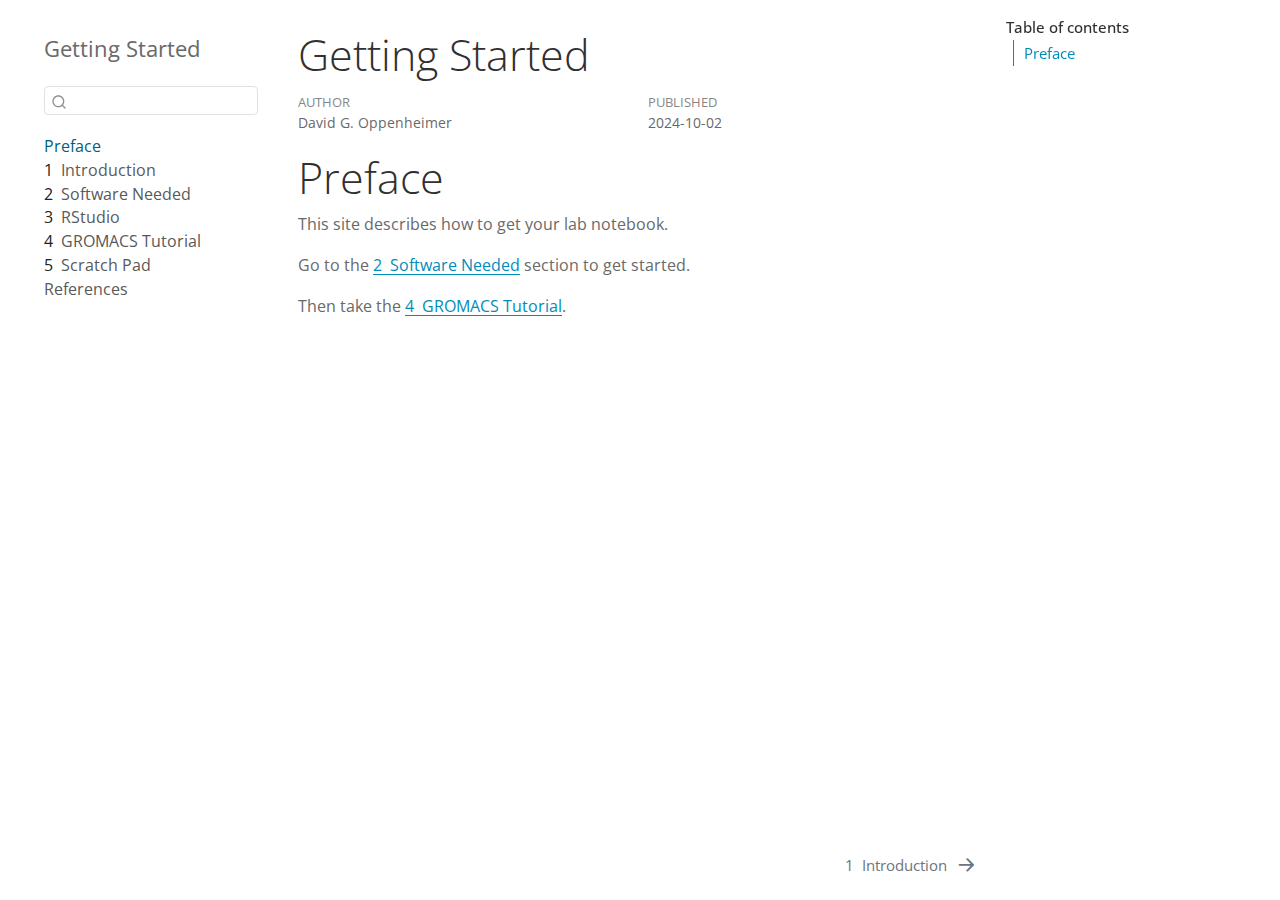
<file: index.html>
<!DOCTYPE html>
<html xmlns="http://www.w3.org/1999/xhtml" lang="en" xml:lang="en"><head>

<meta charset="utf-8">
<meta name="generator" content="quarto-1.4.549">

<meta name="viewport" content="width=device-width, initial-scale=1.0, user-scalable=yes">

<meta name="author" content="David G. Oppenheimer">
<meta name="dcterms.date" content="2024-10-02">

<title>Getting Started</title>
<style>
code{white-space: pre-wrap;}
span.smallcaps{font-variant: small-caps;}
div.columns{display: flex; gap: min(4vw, 1.5em);}
div.column{flex: auto; overflow-x: auto;}
div.hanging-indent{margin-left: 1.5em; text-indent: -1.5em;}
ul.task-list{list-style: none;}
ul.task-list li input[type="checkbox"] {
  width: 0.8em;
  margin: 0 0.8em 0.2em -1em; /* quarto-specific, see https://github.com/quarto-dev/quarto-cli/issues/4556 */ 
  vertical-align: middle;
}
</style>


<script src="site_libs/quarto-nav/quarto-nav.js"></script>
<script src="site_libs/quarto-nav/headroom.min.js"></script>
<script src="site_libs/clipboard/clipboard.min.js"></script>
<script src="site_libs/quarto-search/autocomplete.umd.js"></script>
<script src="site_libs/quarto-search/fuse.min.js"></script>
<script src="site_libs/quarto-search/quarto-search.js"></script>
<meta name="quarto:offset" content="./">
<link href="./intro.html" rel="next">
<script src="site_libs/quarto-html/quarto.js"></script>
<script src="site_libs/quarto-html/popper.min.js"></script>
<script src="site_libs/quarto-html/tippy.umd.min.js"></script>
<script src="site_libs/quarto-html/anchor.min.js"></script>
<link href="site_libs/quarto-html/tippy.css" rel="stylesheet">
<link href="site_libs/quarto-html/quarto-syntax-highlighting.css" rel="stylesheet" id="quarto-text-highlighting-styles">
<script src="site_libs/bootstrap/bootstrap.min.js"></script>
<link href="site_libs/bootstrap/bootstrap-icons.css" rel="stylesheet">
<link href="site_libs/bootstrap/bootstrap.min.css" rel="stylesheet" id="quarto-bootstrap" data-mode="light">
<script id="quarto-search-options" type="application/json">{
  "location": "sidebar",
  "copy-button": false,
  "collapse-after": 3,
  "panel-placement": "start",
  "type": "textbox",
  "limit": 50,
  "keyboard-shortcut": [
    "f",
    "/",
    "s"
  ],
  "show-item-context": false,
  "language": {
    "search-no-results-text": "No results",
    "search-matching-documents-text": "matching documents",
    "search-copy-link-title": "Copy link to search",
    "search-hide-matches-text": "Hide additional matches",
    "search-more-match-text": "more match in this document",
    "search-more-matches-text": "more matches in this document",
    "search-clear-button-title": "Clear",
    "search-text-placeholder": "",
    "search-detached-cancel-button-title": "Cancel",
    "search-submit-button-title": "Submit",
    "search-label": "Search"
  }
}</script>


<link rel="stylesheet" href="styles.css">
</head>

<body class="nav-sidebar floating">

<div id="quarto-search-results"></div>
  <header id="quarto-header" class="headroom fixed-top">
  <nav class="quarto-secondary-nav">
    <div class="container-fluid d-flex">
      <button type="button" class="quarto-btn-toggle btn" data-bs-toggle="collapse" data-bs-target=".quarto-sidebar-collapse-item" aria-controls="quarto-sidebar" aria-expanded="false" aria-label="Toggle sidebar navigation" onclick="if (window.quartoToggleHeadroom) { window.quartoToggleHeadroom(); }">
        <i class="bi bi-layout-text-sidebar-reverse"></i>
      </button>
        <nav class="quarto-page-breadcrumbs" aria-label="breadcrumb"><ol class="breadcrumb"><li class="breadcrumb-item"><a href="./index.html">Preface</a></li></ol></nav>
        <a class="flex-grow-1" role="button" data-bs-toggle="collapse" data-bs-target=".quarto-sidebar-collapse-item" aria-controls="quarto-sidebar" aria-expanded="false" aria-label="Toggle sidebar navigation" onclick="if (window.quartoToggleHeadroom) { window.quartoToggleHeadroom(); }">      
        </a>
      <button type="button" class="btn quarto-search-button" aria-label="" onclick="window.quartoOpenSearch();">
        <i class="bi bi-search"></i>
      </button>
    </div>
  </nav>
</header>
<!-- content -->
<div id="quarto-content" class="quarto-container page-columns page-rows-contents page-layout-article">
<!-- sidebar -->
  <nav id="quarto-sidebar" class="sidebar collapse collapse-horizontal quarto-sidebar-collapse-item sidebar-navigation floating overflow-auto">
    <div class="pt-lg-2 mt-2 text-left sidebar-header">
    <div class="sidebar-title mb-0 py-0">
      <a href="./">Getting Started</a> 
    </div>
      </div>
        <div class="mt-2 flex-shrink-0 align-items-center">
        <div class="sidebar-search">
        <div id="quarto-search" class="" title="Search"></div>
        </div>
        </div>
    <div class="sidebar-menu-container"> 
    <ul class="list-unstyled mt-1">
        <li class="sidebar-item">
  <div class="sidebar-item-container"> 
  <a href="./index.html" class="sidebar-item-text sidebar-link active">
 <span class="menu-text">Preface</span></a>
  </div>
</li>
        <li class="sidebar-item">
  <div class="sidebar-item-container"> 
  <a href="./intro.html" class="sidebar-item-text sidebar-link">
 <span class="menu-text"><span class="chapter-number">1</span>&nbsp; <span class="chapter-title">Introduction</span></span></a>
  </div>
</li>
        <li class="sidebar-item">
  <div class="sidebar-item-container"> 
  <a href="./software-needed.html" class="sidebar-item-text sidebar-link">
 <span class="menu-text"><span class="chapter-number">2</span>&nbsp; <span class="chapter-title">Software Needed</span></span></a>
  </div>
</li>
        <li class="sidebar-item">
  <div class="sidebar-item-container"> 
  <a href="./rstudio.html" class="sidebar-item-text sidebar-link">
 <span class="menu-text"><span class="chapter-number">3</span>&nbsp; <span class="chapter-title">RStudio</span></span></a>
  </div>
</li>
        <li class="sidebar-item">
  <div class="sidebar-item-container"> 
  <a href="./gromacs-tutorial.html" class="sidebar-item-text sidebar-link">
 <span class="menu-text"><span class="chapter-number">4</span>&nbsp; <span class="chapter-title">GROMACS Tutorial</span></span></a>
  </div>
</li>
        <li class="sidebar-item">
  <div class="sidebar-item-container"> 
  <a href="./scratch-pad.html" class="sidebar-item-text sidebar-link">
 <span class="menu-text"><span class="chapter-number">5</span>&nbsp; <span class="chapter-title">Scratch Pad</span></span></a>
  </div>
</li>
        <li class="sidebar-item">
  <div class="sidebar-item-container"> 
  <a href="./references.html" class="sidebar-item-text sidebar-link">
 <span class="menu-text">References</span></a>
  </div>
</li>
    </ul>
    </div>
</nav>
<div id="quarto-sidebar-glass" class="quarto-sidebar-collapse-item" data-bs-toggle="collapse" data-bs-target=".quarto-sidebar-collapse-item"></div>
<!-- margin-sidebar -->
    <div id="quarto-margin-sidebar" class="sidebar margin-sidebar">
        <nav id="TOC" role="doc-toc" class="toc-active">
    <h2 id="toc-title">Table of contents</h2>
   
  <ul>
  <li><a href="#preface" id="toc-preface" class="nav-link active" data-scroll-target="#preface">Preface</a></li>
  </ul>
</nav>
    </div>
<!-- main -->
<main class="content" id="quarto-document-content">

<header id="title-block-header" class="quarto-title-block default">
<div class="quarto-title">
<h1 class="title">Getting Started</h1>
</div>



<div class="quarto-title-meta">

    <div>
    <div class="quarto-title-meta-heading">Author</div>
    <div class="quarto-title-meta-contents">
             <p>David G. Oppenheimer </p>
          </div>
  </div>
    
    <div>
    <div class="quarto-title-meta-heading">Published</div>
    <div class="quarto-title-meta-contents">
      <p class="date">2024-10-02</p>
    </div>
  </div>
  
    
  </div>
  


</header>


<section id="preface" class="level1 unnumbered">
<h1 class="unnumbered">Preface</h1>
<p>This site describes how to get your lab notebook.</p>
<p>Go to the <a href="software-needed.html" class="quarto-xref"><span>2&nbsp; Software Needed</span></a> section to get started.</p>
<p>Then take the <a href="gromacs-tutorial.html" class="quarto-xref"><span>4&nbsp; GROMACS Tutorial</span></a>.</p>


</section>

</main> <!-- /main -->
<script id="quarto-html-after-body" type="application/javascript">
window.document.addEventListener("DOMContentLoaded", function (event) {
  const toggleBodyColorMode = (bsSheetEl) => {
    const mode = bsSheetEl.getAttribute("data-mode");
    const bodyEl = window.document.querySelector("body");
    if (mode === "dark") {
      bodyEl.classList.add("quarto-dark");
      bodyEl.classList.remove("quarto-light");
    } else {
      bodyEl.classList.add("quarto-light");
      bodyEl.classList.remove("quarto-dark");
    }
  }
  const toggleBodyColorPrimary = () => {
    const bsSheetEl = window.document.querySelector("link#quarto-bootstrap");
    if (bsSheetEl) {
      toggleBodyColorMode(bsSheetEl);
    }
  }
  toggleBodyColorPrimary();  
  const icon = "";
  const anchorJS = new window.AnchorJS();
  anchorJS.options = {
    placement: 'right',
    icon: icon
  };
  anchorJS.add('.anchored');
  const isCodeAnnotation = (el) => {
    for (const clz of el.classList) {
      if (clz.startsWith('code-annotation-')) {                     
        return true;
      }
    }
    return false;
  }
  const clipboard = new window.ClipboardJS('.code-copy-button', {
    text: function(trigger) {
      const codeEl = trigger.previousElementSibling.cloneNode(true);
      for (const childEl of codeEl.children) {
        if (isCodeAnnotation(childEl)) {
          childEl.remove();
        }
      }
      return codeEl.innerText;
    }
  });
  clipboard.on('success', function(e) {
    // button target
    const button = e.trigger;
    // don't keep focus
    button.blur();
    // flash "checked"
    button.classList.add('code-copy-button-checked');
    var currentTitle = button.getAttribute("title");
    button.setAttribute("title", "Copied!");
    let tooltip;
    if (window.bootstrap) {
      button.setAttribute("data-bs-toggle", "tooltip");
      button.setAttribute("data-bs-placement", "left");
      button.setAttribute("data-bs-title", "Copied!");
      tooltip = new bootstrap.Tooltip(button, 
        { trigger: "manual", 
          customClass: "code-copy-button-tooltip",
          offset: [0, -8]});
      tooltip.show();    
    }
    setTimeout(function() {
      if (tooltip) {
        tooltip.hide();
        button.removeAttribute("data-bs-title");
        button.removeAttribute("data-bs-toggle");
        button.removeAttribute("data-bs-placement");
      }
      button.setAttribute("title", currentTitle);
      button.classList.remove('code-copy-button-checked');
    }, 1000);
    // clear code selection
    e.clearSelection();
  });
  function tippyHover(el, contentFn, onTriggerFn, onUntriggerFn) {
    const config = {
      allowHTML: true,
      maxWidth: 500,
      delay: 100,
      arrow: false,
      appendTo: function(el) {
          return el.parentElement;
      },
      interactive: true,
      interactiveBorder: 10,
      theme: 'quarto',
      placement: 'bottom-start',
    };
    if (contentFn) {
      config.content = contentFn;
    }
    if (onTriggerFn) {
      config.onTrigger = onTriggerFn;
    }
    if (onUntriggerFn) {
      config.onUntrigger = onUntriggerFn;
    }
    window.tippy(el, config); 
  }
  const noterefs = window.document.querySelectorAll('a[role="doc-noteref"]');
  for (var i=0; i<noterefs.length; i++) {
    const ref = noterefs[i];
    tippyHover(ref, function() {
      // use id or data attribute instead here
      let href = ref.getAttribute('data-footnote-href') || ref.getAttribute('href');
      try { href = new URL(href).hash; } catch {}
      const id = href.replace(/^#\/?/, "");
      const note = window.document.getElementById(id);
      return note.innerHTML;
    });
  }
  const xrefs = window.document.querySelectorAll('a.quarto-xref');
  const processXRef = (id, note) => {
    // Strip column container classes
    const stripColumnClz = (el) => {
      el.classList.remove("page-full", "page-columns");
      if (el.children) {
        for (const child of el.children) {
          stripColumnClz(child);
        }
      }
    }
    stripColumnClz(note)
    if (id === null || id.startsWith('sec-')) {
      // Special case sections, only their first couple elements
      const container = document.createElement("div");
      if (note.children && note.children.length > 2) {
        container.appendChild(note.children[0].cloneNode(true));
        for (let i = 1; i < note.children.length; i++) {
          const child = note.children[i];
          if (child.tagName === "P" && child.innerText === "") {
            continue;
          } else {
            container.appendChild(child.cloneNode(true));
            break;
          }
        }
        if (window.Quarto?.typesetMath) {
          window.Quarto.typesetMath(container);
        }
        return container.innerHTML
      } else {
        if (window.Quarto?.typesetMath) {
          window.Quarto.typesetMath(note);
        }
        return note.innerHTML;
      }
    } else {
      // Remove any anchor links if they are present
      const anchorLink = note.querySelector('a.anchorjs-link');
      if (anchorLink) {
        anchorLink.remove();
      }
      if (window.Quarto?.typesetMath) {
        window.Quarto.typesetMath(note);
      }
      // TODO in 1.5, we should make sure this works without a callout special case
      if (note.classList.contains("callout")) {
        return note.outerHTML;
      } else {
        return note.innerHTML;
      }
    }
  }
  for (var i=0; i<xrefs.length; i++) {
    const xref = xrefs[i];
    tippyHover(xref, undefined, function(instance) {
      instance.disable();
      let url = xref.getAttribute('href');
      let hash = undefined; 
      if (url.startsWith('#')) {
        hash = url;
      } else {
        try { hash = new URL(url).hash; } catch {}
      }
      if (hash) {
        const id = hash.replace(/^#\/?/, "");
        const note = window.document.getElementById(id);
        if (note !== null) {
          try {
            const html = processXRef(id, note.cloneNode(true));
            instance.setContent(html);
          } finally {
            instance.enable();
            instance.show();
          }
        } else {
          // See if we can fetch this
          fetch(url.split('#')[0])
          .then(res => res.text())
          .then(html => {
            const parser = new DOMParser();
            const htmlDoc = parser.parseFromString(html, "text/html");
            const note = htmlDoc.getElementById(id);
            if (note !== null) {
              const html = processXRef(id, note);
              instance.setContent(html);
            } 
          }).finally(() => {
            instance.enable();
            instance.show();
          });
        }
      } else {
        // See if we can fetch a full url (with no hash to target)
        // This is a special case and we should probably do some content thinning / targeting
        fetch(url)
        .then(res => res.text())
        .then(html => {
          const parser = new DOMParser();
          const htmlDoc = parser.parseFromString(html, "text/html");
          const note = htmlDoc.querySelector('main.content');
          if (note !== null) {
            // This should only happen for chapter cross references
            // (since there is no id in the URL)
            // remove the first header
            if (note.children.length > 0 && note.children[0].tagName === "HEADER") {
              note.children[0].remove();
            }
            const html = processXRef(null, note);
            instance.setContent(html);
          } 
        }).finally(() => {
          instance.enable();
          instance.show();
        });
      }
    }, function(instance) {
    });
  }
      let selectedAnnoteEl;
      const selectorForAnnotation = ( cell, annotation) => {
        let cellAttr = 'data-code-cell="' + cell + '"';
        let lineAttr = 'data-code-annotation="' +  annotation + '"';
        const selector = 'span[' + cellAttr + '][' + lineAttr + ']';
        return selector;
      }
      const selectCodeLines = (annoteEl) => {
        const doc = window.document;
        const targetCell = annoteEl.getAttribute("data-target-cell");
        const targetAnnotation = annoteEl.getAttribute("data-target-annotation");
        const annoteSpan = window.document.querySelector(selectorForAnnotation(targetCell, targetAnnotation));
        const lines = annoteSpan.getAttribute("data-code-lines").split(",");
        const lineIds = lines.map((line) => {
          return targetCell + "-" + line;
        })
        let top = null;
        let height = null;
        let parent = null;
        if (lineIds.length > 0) {
            //compute the position of the single el (top and bottom and make a div)
            const el = window.document.getElementById(lineIds[0]);
            top = el.offsetTop;
            height = el.offsetHeight;
            parent = el.parentElement.parentElement;
          if (lineIds.length > 1) {
            const lastEl = window.document.getElementById(lineIds[lineIds.length - 1]);
            const bottom = lastEl.offsetTop + lastEl.offsetHeight;
            height = bottom - top;
          }
          if (top !== null && height !== null && parent !== null) {
            // cook up a div (if necessary) and position it 
            let div = window.document.getElementById("code-annotation-line-highlight");
            if (div === null) {
              div = window.document.createElement("div");
              div.setAttribute("id", "code-annotation-line-highlight");
              div.style.position = 'absolute';
              parent.appendChild(div);
            }
            div.style.top = top - 2 + "px";
            div.style.height = height + 4 + "px";
            div.style.left = 0;
            let gutterDiv = window.document.getElementById("code-annotation-line-highlight-gutter");
            if (gutterDiv === null) {
              gutterDiv = window.document.createElement("div");
              gutterDiv.setAttribute("id", "code-annotation-line-highlight-gutter");
              gutterDiv.style.position = 'absolute';
              const codeCell = window.document.getElementById(targetCell);
              const gutter = codeCell.querySelector('.code-annotation-gutter');
              gutter.appendChild(gutterDiv);
            }
            gutterDiv.style.top = top - 2 + "px";
            gutterDiv.style.height = height + 4 + "px";
          }
          selectedAnnoteEl = annoteEl;
        }
      };
      const unselectCodeLines = () => {
        const elementsIds = ["code-annotation-line-highlight", "code-annotation-line-highlight-gutter"];
        elementsIds.forEach((elId) => {
          const div = window.document.getElementById(elId);
          if (div) {
            div.remove();
          }
        });
        selectedAnnoteEl = undefined;
      };
        // Handle positioning of the toggle
    window.addEventListener(
      "resize",
      throttle(() => {
        elRect = undefined;
        if (selectedAnnoteEl) {
          selectCodeLines(selectedAnnoteEl);
        }
      }, 10)
    );
    function throttle(fn, ms) {
    let throttle = false;
    let timer;
      return (...args) => {
        if(!throttle) { // first call gets through
            fn.apply(this, args);
            throttle = true;
        } else { // all the others get throttled
            if(timer) clearTimeout(timer); // cancel #2
            timer = setTimeout(() => {
              fn.apply(this, args);
              timer = throttle = false;
            }, ms);
        }
      };
    }
      // Attach click handler to the DT
      const annoteDls = window.document.querySelectorAll('dt[data-target-cell]');
      for (const annoteDlNode of annoteDls) {
        annoteDlNode.addEventListener('click', (event) => {
          const clickedEl = event.target;
          if (clickedEl !== selectedAnnoteEl) {
            unselectCodeLines();
            const activeEl = window.document.querySelector('dt[data-target-cell].code-annotation-active');
            if (activeEl) {
              activeEl.classList.remove('code-annotation-active');
            }
            selectCodeLines(clickedEl);
            clickedEl.classList.add('code-annotation-active');
          } else {
            // Unselect the line
            unselectCodeLines();
            clickedEl.classList.remove('code-annotation-active');
          }
        });
      }
  const findCites = (el) => {
    const parentEl = el.parentElement;
    if (parentEl) {
      const cites = parentEl.dataset.cites;
      if (cites) {
        return {
          el,
          cites: cites.split(' ')
        };
      } else {
        return findCites(el.parentElement)
      }
    } else {
      return undefined;
    }
  };
  var bibliorefs = window.document.querySelectorAll('a[role="doc-biblioref"]');
  for (var i=0; i<bibliorefs.length; i++) {
    const ref = bibliorefs[i];
    const citeInfo = findCites(ref);
    if (citeInfo) {
      tippyHover(citeInfo.el, function() {
        var popup = window.document.createElement('div');
        citeInfo.cites.forEach(function(cite) {
          var citeDiv = window.document.createElement('div');
          citeDiv.classList.add('hanging-indent');
          citeDiv.classList.add('csl-entry');
          var biblioDiv = window.document.getElementById('ref-' + cite);
          if (biblioDiv) {
            citeDiv.innerHTML = biblioDiv.innerHTML;
          }
          popup.appendChild(citeDiv);
        });
        return popup.innerHTML;
      });
    }
  }
});
</script>
<nav class="page-navigation">
  <div class="nav-page nav-page-previous">
  </div>
  <div class="nav-page nav-page-next">
      <a href="./intro.html" class="pagination-link" aria-label="<span class='chapter-number'>1</span>&nbsp; <span class='chapter-title'>Introduction</span>">
        <span class="nav-page-text"><span class="chapter-number">1</span>&nbsp; <span class="chapter-title">Introduction</span></span> <i class="bi bi-arrow-right-short"></i>
      </a>
  </div>
</nav>
</div> <!-- /content -->




</body></html>
</file>
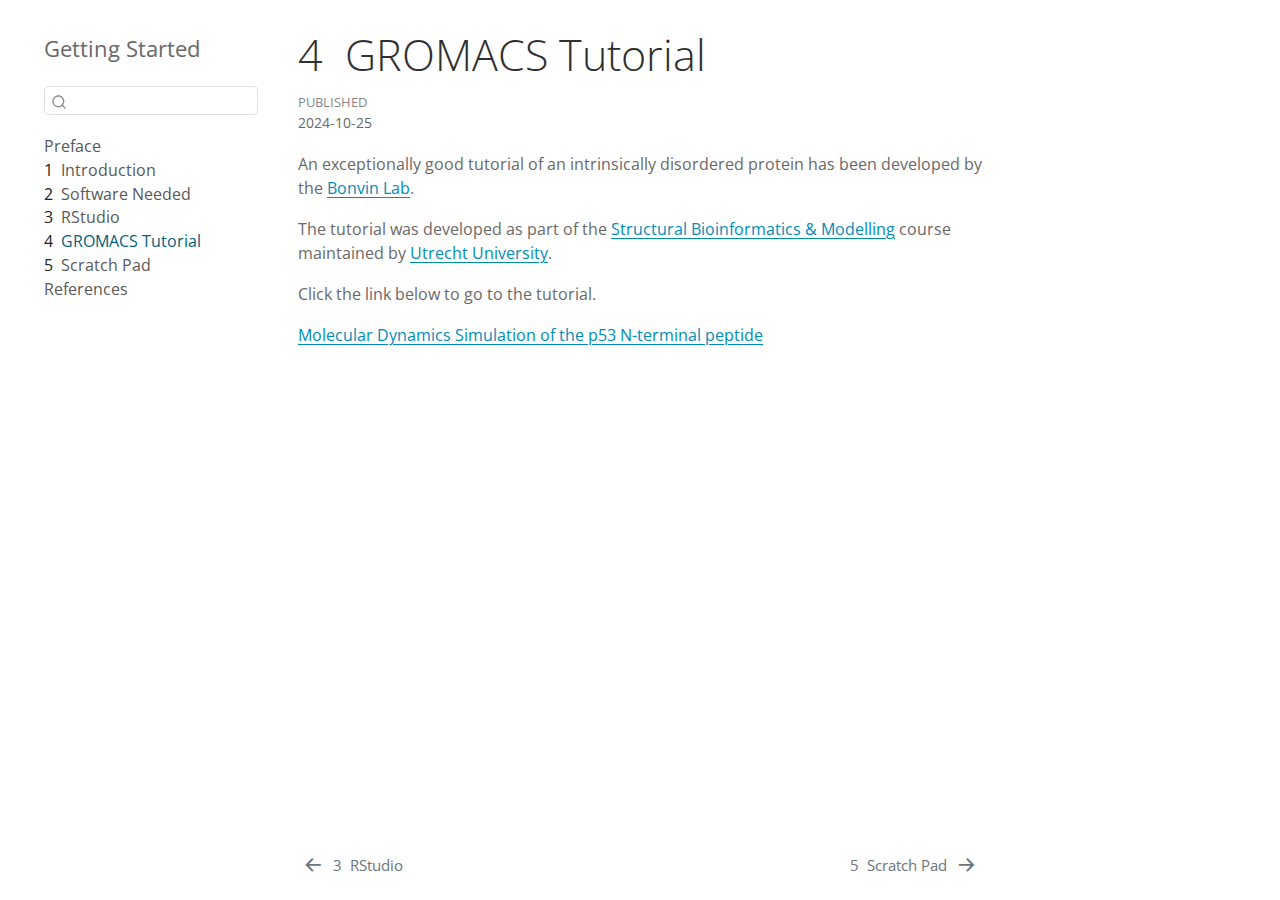
<file: gromacs-tutorial.html>
<!DOCTYPE html>
<html xmlns="http://www.w3.org/1999/xhtml" lang="en" xml:lang="en"><head>

<meta charset="utf-8">
<meta name="generator" content="quarto-1.4.549">

<meta name="viewport" content="width=device-width, initial-scale=1.0, user-scalable=yes">

<meta name="dcterms.date" content="2024-10-25">

<title>Getting Started - 4&nbsp; GROMACS Tutorial</title>
<style>
code{white-space: pre-wrap;}
span.smallcaps{font-variant: small-caps;}
div.columns{display: flex; gap: min(4vw, 1.5em);}
div.column{flex: auto; overflow-x: auto;}
div.hanging-indent{margin-left: 1.5em; text-indent: -1.5em;}
ul.task-list{list-style: none;}
ul.task-list li input[type="checkbox"] {
  width: 0.8em;
  margin: 0 0.8em 0.2em -1em; /* quarto-specific, see https://github.com/quarto-dev/quarto-cli/issues/4556 */ 
  vertical-align: middle;
}
</style>


<script src="site_libs/quarto-nav/quarto-nav.js"></script>
<script src="site_libs/quarto-nav/headroom.min.js"></script>
<script src="site_libs/clipboard/clipboard.min.js"></script>
<script src="site_libs/quarto-search/autocomplete.umd.js"></script>
<script src="site_libs/quarto-search/fuse.min.js"></script>
<script src="site_libs/quarto-search/quarto-search.js"></script>
<meta name="quarto:offset" content="./">
<link href="./scratch-pad.html" rel="next">
<link href="./rstudio.html" rel="prev">
<script src="site_libs/quarto-html/quarto.js"></script>
<script src="site_libs/quarto-html/popper.min.js"></script>
<script src="site_libs/quarto-html/tippy.umd.min.js"></script>
<script src="site_libs/quarto-html/anchor.min.js"></script>
<link href="site_libs/quarto-html/tippy.css" rel="stylesheet">
<link href="site_libs/quarto-html/quarto-syntax-highlighting.css" rel="stylesheet" id="quarto-text-highlighting-styles">
<script src="site_libs/bootstrap/bootstrap.min.js"></script>
<link href="site_libs/bootstrap/bootstrap-icons.css" rel="stylesheet">
<link href="site_libs/bootstrap/bootstrap.min.css" rel="stylesheet" id="quarto-bootstrap" data-mode="light">
<script id="quarto-search-options" type="application/json">{
  "location": "sidebar",
  "copy-button": false,
  "collapse-after": 3,
  "panel-placement": "start",
  "type": "textbox",
  "limit": 50,
  "keyboard-shortcut": [
    "f",
    "/",
    "s"
  ],
  "show-item-context": false,
  "language": {
    "search-no-results-text": "No results",
    "search-matching-documents-text": "matching documents",
    "search-copy-link-title": "Copy link to search",
    "search-hide-matches-text": "Hide additional matches",
    "search-more-match-text": "more match in this document",
    "search-more-matches-text": "more matches in this document",
    "search-clear-button-title": "Clear",
    "search-text-placeholder": "",
    "search-detached-cancel-button-title": "Cancel",
    "search-submit-button-title": "Submit",
    "search-label": "Search"
  }
}</script>


<link rel="stylesheet" href="styles.css">
</head>

<body class="nav-sidebar floating">

<div id="quarto-search-results"></div>
  <header id="quarto-header" class="headroom fixed-top">
  <nav class="quarto-secondary-nav">
    <div class="container-fluid d-flex">
      <button type="button" class="quarto-btn-toggle btn" data-bs-toggle="collapse" data-bs-target=".quarto-sidebar-collapse-item" aria-controls="quarto-sidebar" aria-expanded="false" aria-label="Toggle sidebar navigation" onclick="if (window.quartoToggleHeadroom) { window.quartoToggleHeadroom(); }">
        <i class="bi bi-layout-text-sidebar-reverse"></i>
      </button>
        <nav class="quarto-page-breadcrumbs" aria-label="breadcrumb"><ol class="breadcrumb"><li class="breadcrumb-item"><a href="./gromacs-tutorial.html"><span class="chapter-number">4</span>&nbsp; <span class="chapter-title">GROMACS Tutorial</span></a></li></ol></nav>
        <a class="flex-grow-1" role="button" data-bs-toggle="collapse" data-bs-target=".quarto-sidebar-collapse-item" aria-controls="quarto-sidebar" aria-expanded="false" aria-label="Toggle sidebar navigation" onclick="if (window.quartoToggleHeadroom) { window.quartoToggleHeadroom(); }">      
        </a>
      <button type="button" class="btn quarto-search-button" aria-label="" onclick="window.quartoOpenSearch();">
        <i class="bi bi-search"></i>
      </button>
    </div>
  </nav>
</header>
<!-- content -->
<div id="quarto-content" class="quarto-container page-columns page-rows-contents page-layout-article">
<!-- sidebar -->
  <nav id="quarto-sidebar" class="sidebar collapse collapse-horizontal quarto-sidebar-collapse-item sidebar-navigation floating overflow-auto">
    <div class="pt-lg-2 mt-2 text-left sidebar-header">
    <div class="sidebar-title mb-0 py-0">
      <a href="./">Getting Started</a> 
    </div>
      </div>
        <div class="mt-2 flex-shrink-0 align-items-center">
        <div class="sidebar-search">
        <div id="quarto-search" class="" title="Search"></div>
        </div>
        </div>
    <div class="sidebar-menu-container"> 
    <ul class="list-unstyled mt-1">
        <li class="sidebar-item">
  <div class="sidebar-item-container"> 
  <a href="./index.html" class="sidebar-item-text sidebar-link">
 <span class="menu-text">Preface</span></a>
  </div>
</li>
        <li class="sidebar-item">
  <div class="sidebar-item-container"> 
  <a href="./intro.html" class="sidebar-item-text sidebar-link">
 <span class="menu-text"><span class="chapter-number">1</span>&nbsp; <span class="chapter-title">Introduction</span></span></a>
  </div>
</li>
        <li class="sidebar-item">
  <div class="sidebar-item-container"> 
  <a href="./software-needed.html" class="sidebar-item-text sidebar-link">
 <span class="menu-text"><span class="chapter-number">2</span>&nbsp; <span class="chapter-title">Software Needed</span></span></a>
  </div>
</li>
        <li class="sidebar-item">
  <div class="sidebar-item-container"> 
  <a href="./rstudio.html" class="sidebar-item-text sidebar-link">
 <span class="menu-text"><span class="chapter-number">3</span>&nbsp; <span class="chapter-title">RStudio</span></span></a>
  </div>
</li>
        <li class="sidebar-item">
  <div class="sidebar-item-container"> 
  <a href="./gromacs-tutorial.html" class="sidebar-item-text sidebar-link active">
 <span class="menu-text"><span class="chapter-number">4</span>&nbsp; <span class="chapter-title">GROMACS Tutorial</span></span></a>
  </div>
</li>
        <li class="sidebar-item">
  <div class="sidebar-item-container"> 
  <a href="./scratch-pad.html" class="sidebar-item-text sidebar-link">
 <span class="menu-text"><span class="chapter-number">5</span>&nbsp; <span class="chapter-title">Scratch Pad</span></span></a>
  </div>
</li>
        <li class="sidebar-item">
  <div class="sidebar-item-container"> 
  <a href="./references.html" class="sidebar-item-text sidebar-link">
 <span class="menu-text">References</span></a>
  </div>
</li>
    </ul>
    </div>
</nav>
<div id="quarto-sidebar-glass" class="quarto-sidebar-collapse-item" data-bs-toggle="collapse" data-bs-target=".quarto-sidebar-collapse-item"></div>
<!-- margin-sidebar -->
    <div id="quarto-margin-sidebar" class="sidebar margin-sidebar">
        
    </div>
<!-- main -->
<main class="content" id="quarto-document-content">

<header id="title-block-header" class="quarto-title-block default">
<div class="quarto-title">
<h1 class="title"><span id="sec-gromacs-tutorial" class="quarto-section-identifier"><span class="chapter-number">4</span>&nbsp; <span class="chapter-title">GROMACS Tutorial</span></span></h1>
</div>



<div class="quarto-title-meta">

    
    <div>
    <div class="quarto-title-meta-heading">Published</div>
    <div class="quarto-title-meta-contents">
      <p class="date">2024-10-25</p>
    </div>
  </div>
  
    
  </div>
  


</header>


<p>An exceptionally good tutorial of an intrinsically disordered protein has been developed by the <a href="https://www.bonvinlab.org/">Bonvin Lab</a>.</p>
<p>The tutorial was developed as part of the <a href="https://www.bonvinlab.org/education/molmod_online/">Structural Bioinformatics &amp; Modelling</a> course maintained by <a href="https://www.uu.nl/">Utrecht University</a>.</p>
<p>Click the link below to go to the tutorial.</p>
<p><a href="https://www.bonvinlab.org/education/molmod_online/simulation/">Molecular Dynamics Simulation of the p53 N-terminal peptide</a></p>



</main> <!-- /main -->
<script id="quarto-html-after-body" type="application/javascript">
window.document.addEventListener("DOMContentLoaded", function (event) {
  const toggleBodyColorMode = (bsSheetEl) => {
    const mode = bsSheetEl.getAttribute("data-mode");
    const bodyEl = window.document.querySelector("body");
    if (mode === "dark") {
      bodyEl.classList.add("quarto-dark");
      bodyEl.classList.remove("quarto-light");
    } else {
      bodyEl.classList.add("quarto-light");
      bodyEl.classList.remove("quarto-dark");
    }
  }
  const toggleBodyColorPrimary = () => {
    const bsSheetEl = window.document.querySelector("link#quarto-bootstrap");
    if (bsSheetEl) {
      toggleBodyColorMode(bsSheetEl);
    }
  }
  toggleBodyColorPrimary();  
  const icon = "";
  const anchorJS = new window.AnchorJS();
  anchorJS.options = {
    placement: 'right',
    icon: icon
  };
  anchorJS.add('.anchored');
  const isCodeAnnotation = (el) => {
    for (const clz of el.classList) {
      if (clz.startsWith('code-annotation-')) {                     
        return true;
      }
    }
    return false;
  }
  const clipboard = new window.ClipboardJS('.code-copy-button', {
    text: function(trigger) {
      const codeEl = trigger.previousElementSibling.cloneNode(true);
      for (const childEl of codeEl.children) {
        if (isCodeAnnotation(childEl)) {
          childEl.remove();
        }
      }
      return codeEl.innerText;
    }
  });
  clipboard.on('success', function(e) {
    // button target
    const button = e.trigger;
    // don't keep focus
    button.blur();
    // flash "checked"
    button.classList.add('code-copy-button-checked');
    var currentTitle = button.getAttribute("title");
    button.setAttribute("title", "Copied!");
    let tooltip;
    if (window.bootstrap) {
      button.setAttribute("data-bs-toggle", "tooltip");
      button.setAttribute("data-bs-placement", "left");
      button.setAttribute("data-bs-title", "Copied!");
      tooltip = new bootstrap.Tooltip(button, 
        { trigger: "manual", 
          customClass: "code-copy-button-tooltip",
          offset: [0, -8]});
      tooltip.show();    
    }
    setTimeout(function() {
      if (tooltip) {
        tooltip.hide();
        button.removeAttribute("data-bs-title");
        button.removeAttribute("data-bs-toggle");
        button.removeAttribute("data-bs-placement");
      }
      button.setAttribute("title", currentTitle);
      button.classList.remove('code-copy-button-checked');
    }, 1000);
    // clear code selection
    e.clearSelection();
  });
  function tippyHover(el, contentFn, onTriggerFn, onUntriggerFn) {
    const config = {
      allowHTML: true,
      maxWidth: 500,
      delay: 100,
      arrow: false,
      appendTo: function(el) {
          return el.parentElement;
      },
      interactive: true,
      interactiveBorder: 10,
      theme: 'quarto',
      placement: 'bottom-start',
    };
    if (contentFn) {
      config.content = contentFn;
    }
    if (onTriggerFn) {
      config.onTrigger = onTriggerFn;
    }
    if (onUntriggerFn) {
      config.onUntrigger = onUntriggerFn;
    }
    window.tippy(el, config); 
  }
  const noterefs = window.document.querySelectorAll('a[role="doc-noteref"]');
  for (var i=0; i<noterefs.length; i++) {
    const ref = noterefs[i];
    tippyHover(ref, function() {
      // use id or data attribute instead here
      let href = ref.getAttribute('data-footnote-href') || ref.getAttribute('href');
      try { href = new URL(href).hash; } catch {}
      const id = href.replace(/^#\/?/, "");
      const note = window.document.getElementById(id);
      return note.innerHTML;
    });
  }
  const xrefs = window.document.querySelectorAll('a.quarto-xref');
  const processXRef = (id, note) => {
    // Strip column container classes
    const stripColumnClz = (el) => {
      el.classList.remove("page-full", "page-columns");
      if (el.children) {
        for (const child of el.children) {
          stripColumnClz(child);
        }
      }
    }
    stripColumnClz(note)
    if (id === null || id.startsWith('sec-')) {
      // Special case sections, only their first couple elements
      const container = document.createElement("div");
      if (note.children && note.children.length > 2) {
        container.appendChild(note.children[0].cloneNode(true));
        for (let i = 1; i < note.children.length; i++) {
          const child = note.children[i];
          if (child.tagName === "P" && child.innerText === "") {
            continue;
          } else {
            container.appendChild(child.cloneNode(true));
            break;
          }
        }
        if (window.Quarto?.typesetMath) {
          window.Quarto.typesetMath(container);
        }
        return container.innerHTML
      } else {
        if (window.Quarto?.typesetMath) {
          window.Quarto.typesetMath(note);
        }
        return note.innerHTML;
      }
    } else {
      // Remove any anchor links if they are present
      const anchorLink = note.querySelector('a.anchorjs-link');
      if (anchorLink) {
        anchorLink.remove();
      }
      if (window.Quarto?.typesetMath) {
        window.Quarto.typesetMath(note);
      }
      // TODO in 1.5, we should make sure this works without a callout special case
      if (note.classList.contains("callout")) {
        return note.outerHTML;
      } else {
        return note.innerHTML;
      }
    }
  }
  for (var i=0; i<xrefs.length; i++) {
    const xref = xrefs[i];
    tippyHover(xref, undefined, function(instance) {
      instance.disable();
      let url = xref.getAttribute('href');
      let hash = undefined; 
      if (url.startsWith('#')) {
        hash = url;
      } else {
        try { hash = new URL(url).hash; } catch {}
      }
      if (hash) {
        const id = hash.replace(/^#\/?/, "");
        const note = window.document.getElementById(id);
        if (note !== null) {
          try {
            const html = processXRef(id, note.cloneNode(true));
            instance.setContent(html);
          } finally {
            instance.enable();
            instance.show();
          }
        } else {
          // See if we can fetch this
          fetch(url.split('#')[0])
          .then(res => res.text())
          .then(html => {
            const parser = new DOMParser();
            const htmlDoc = parser.parseFromString(html, "text/html");
            const note = htmlDoc.getElementById(id);
            if (note !== null) {
              const html = processXRef(id, note);
              instance.setContent(html);
            } 
          }).finally(() => {
            instance.enable();
            instance.show();
          });
        }
      } else {
        // See if we can fetch a full url (with no hash to target)
        // This is a special case and we should probably do some content thinning / targeting
        fetch(url)
        .then(res => res.text())
        .then(html => {
          const parser = new DOMParser();
          const htmlDoc = parser.parseFromString(html, "text/html");
          const note = htmlDoc.querySelector('main.content');
          if (note !== null) {
            // This should only happen for chapter cross references
            // (since there is no id in the URL)
            // remove the first header
            if (note.children.length > 0 && note.children[0].tagName === "HEADER") {
              note.children[0].remove();
            }
            const html = processXRef(null, note);
            instance.setContent(html);
          } 
        }).finally(() => {
          instance.enable();
          instance.show();
        });
      }
    }, function(instance) {
    });
  }
      let selectedAnnoteEl;
      const selectorForAnnotation = ( cell, annotation) => {
        let cellAttr = 'data-code-cell="' + cell + '"';
        let lineAttr = 'data-code-annotation="' +  annotation + '"';
        const selector = 'span[' + cellAttr + '][' + lineAttr + ']';
        return selector;
      }
      const selectCodeLines = (annoteEl) => {
        const doc = window.document;
        const targetCell = annoteEl.getAttribute("data-target-cell");
        const targetAnnotation = annoteEl.getAttribute("data-target-annotation");
        const annoteSpan = window.document.querySelector(selectorForAnnotation(targetCell, targetAnnotation));
        const lines = annoteSpan.getAttribute("data-code-lines").split(",");
        const lineIds = lines.map((line) => {
          return targetCell + "-" + line;
        })
        let top = null;
        let height = null;
        let parent = null;
        if (lineIds.length > 0) {
            //compute the position of the single el (top and bottom and make a div)
            const el = window.document.getElementById(lineIds[0]);
            top = el.offsetTop;
            height = el.offsetHeight;
            parent = el.parentElement.parentElement;
          if (lineIds.length > 1) {
            const lastEl = window.document.getElementById(lineIds[lineIds.length - 1]);
            const bottom = lastEl.offsetTop + lastEl.offsetHeight;
            height = bottom - top;
          }
          if (top !== null && height !== null && parent !== null) {
            // cook up a div (if necessary) and position it 
            let div = window.document.getElementById("code-annotation-line-highlight");
            if (div === null) {
              div = window.document.createElement("div");
              div.setAttribute("id", "code-annotation-line-highlight");
              div.style.position = 'absolute';
              parent.appendChild(div);
            }
            div.style.top = top - 2 + "px";
            div.style.height = height + 4 + "px";
            div.style.left = 0;
            let gutterDiv = window.document.getElementById("code-annotation-line-highlight-gutter");
            if (gutterDiv === null) {
              gutterDiv = window.document.createElement("div");
              gutterDiv.setAttribute("id", "code-annotation-line-highlight-gutter");
              gutterDiv.style.position = 'absolute';
              const codeCell = window.document.getElementById(targetCell);
              const gutter = codeCell.querySelector('.code-annotation-gutter');
              gutter.appendChild(gutterDiv);
            }
            gutterDiv.style.top = top - 2 + "px";
            gutterDiv.style.height = height + 4 + "px";
          }
          selectedAnnoteEl = annoteEl;
        }
      };
      const unselectCodeLines = () => {
        const elementsIds = ["code-annotation-line-highlight", "code-annotation-line-highlight-gutter"];
        elementsIds.forEach((elId) => {
          const div = window.document.getElementById(elId);
          if (div) {
            div.remove();
          }
        });
        selectedAnnoteEl = undefined;
      };
        // Handle positioning of the toggle
    window.addEventListener(
      "resize",
      throttle(() => {
        elRect = undefined;
        if (selectedAnnoteEl) {
          selectCodeLines(selectedAnnoteEl);
        }
      }, 10)
    );
    function throttle(fn, ms) {
    let throttle = false;
    let timer;
      return (...args) => {
        if(!throttle) { // first call gets through
            fn.apply(this, args);
            throttle = true;
        } else { // all the others get throttled
            if(timer) clearTimeout(timer); // cancel #2
            timer = setTimeout(() => {
              fn.apply(this, args);
              timer = throttle = false;
            }, ms);
        }
      };
    }
      // Attach click handler to the DT
      const annoteDls = window.document.querySelectorAll('dt[data-target-cell]');
      for (const annoteDlNode of annoteDls) {
        annoteDlNode.addEventListener('click', (event) => {
          const clickedEl = event.target;
          if (clickedEl !== selectedAnnoteEl) {
            unselectCodeLines();
            const activeEl = window.document.querySelector('dt[data-target-cell].code-annotation-active');
            if (activeEl) {
              activeEl.classList.remove('code-annotation-active');
            }
            selectCodeLines(clickedEl);
            clickedEl.classList.add('code-annotation-active');
          } else {
            // Unselect the line
            unselectCodeLines();
            clickedEl.classList.remove('code-annotation-active');
          }
        });
      }
  const findCites = (el) => {
    const parentEl = el.parentElement;
    if (parentEl) {
      const cites = parentEl.dataset.cites;
      if (cites) {
        return {
          el,
          cites: cites.split(' ')
        };
      } else {
        return findCites(el.parentElement)
      }
    } else {
      return undefined;
    }
  };
  var bibliorefs = window.document.querySelectorAll('a[role="doc-biblioref"]');
  for (var i=0; i<bibliorefs.length; i++) {
    const ref = bibliorefs[i];
    const citeInfo = findCites(ref);
    if (citeInfo) {
      tippyHover(citeInfo.el, function() {
        var popup = window.document.createElement('div');
        citeInfo.cites.forEach(function(cite) {
          var citeDiv = window.document.createElement('div');
          citeDiv.classList.add('hanging-indent');
          citeDiv.classList.add('csl-entry');
          var biblioDiv = window.document.getElementById('ref-' + cite);
          if (biblioDiv) {
            citeDiv.innerHTML = biblioDiv.innerHTML;
          }
          popup.appendChild(citeDiv);
        });
        return popup.innerHTML;
      });
    }
  }
});
</script>
<nav class="page-navigation">
  <div class="nav-page nav-page-previous">
      <a href="./rstudio.html" class="pagination-link  aria-label=" &lt;span="">
        <i class="bi bi-arrow-left-short"></i> <span class="nav-page-text"><span class="chapter-number">3</span>&nbsp; <span class="chapter-title">RStudio</span></span>
      </a>          
  </div>
  <div class="nav-page nav-page-next">
      <a href="./scratch-pad.html" class="pagination-link" aria-label="<span class='chapter-number'>5</span>&nbsp; <span class='chapter-title'>Scratch Pad</span>">
        <span class="nav-page-text"><span class="chapter-number">5</span>&nbsp; <span class="chapter-title">Scratch Pad</span></span> <i class="bi bi-arrow-right-short"></i>
      </a>
  </div>
</nav>
</div> <!-- /content -->




</body></html>
</file>
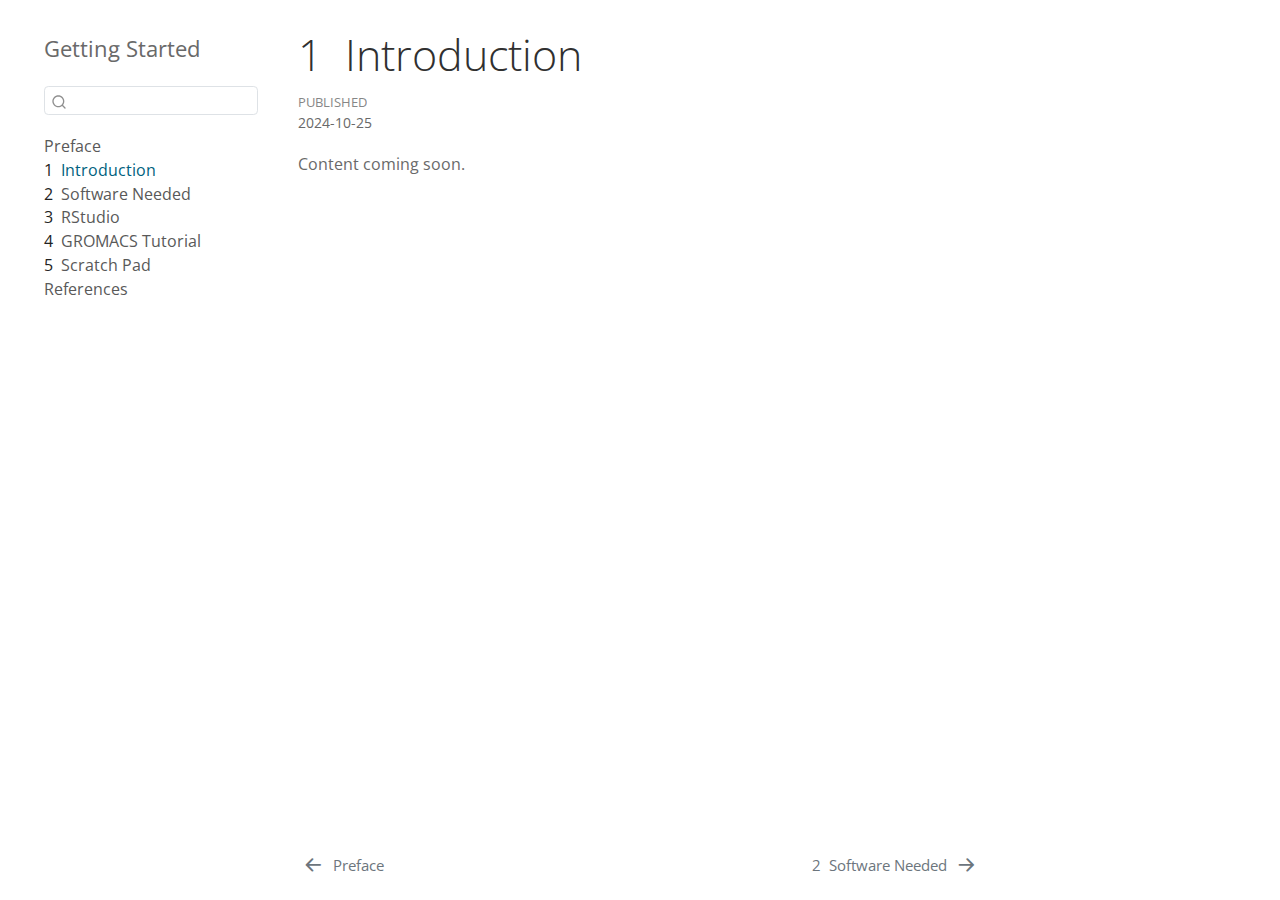
<file: intro.html>
<!DOCTYPE html>
<html xmlns="http://www.w3.org/1999/xhtml" lang="en" xml:lang="en"><head>

<meta charset="utf-8">
<meta name="generator" content="quarto-1.4.549">

<meta name="viewport" content="width=device-width, initial-scale=1.0, user-scalable=yes">

<meta name="dcterms.date" content="2024-10-25">

<title>Getting Started - 1&nbsp; Introduction</title>
<style>
code{white-space: pre-wrap;}
span.smallcaps{font-variant: small-caps;}
div.columns{display: flex; gap: min(4vw, 1.5em);}
div.column{flex: auto; overflow-x: auto;}
div.hanging-indent{margin-left: 1.5em; text-indent: -1.5em;}
ul.task-list{list-style: none;}
ul.task-list li input[type="checkbox"] {
  width: 0.8em;
  margin: 0 0.8em 0.2em -1em; /* quarto-specific, see https://github.com/quarto-dev/quarto-cli/issues/4556 */ 
  vertical-align: middle;
}
</style>


<script src="site_libs/quarto-nav/quarto-nav.js"></script>
<script src="site_libs/quarto-nav/headroom.min.js"></script>
<script src="site_libs/clipboard/clipboard.min.js"></script>
<script src="site_libs/quarto-search/autocomplete.umd.js"></script>
<script src="site_libs/quarto-search/fuse.min.js"></script>
<script src="site_libs/quarto-search/quarto-search.js"></script>
<meta name="quarto:offset" content="./">
<link href="./software-needed.html" rel="next">
<link href="./index.html" rel="prev">
<script src="site_libs/quarto-html/quarto.js"></script>
<script src="site_libs/quarto-html/popper.min.js"></script>
<script src="site_libs/quarto-html/tippy.umd.min.js"></script>
<script src="site_libs/quarto-html/anchor.min.js"></script>
<link href="site_libs/quarto-html/tippy.css" rel="stylesheet">
<link href="site_libs/quarto-html/quarto-syntax-highlighting.css" rel="stylesheet" id="quarto-text-highlighting-styles">
<script src="site_libs/bootstrap/bootstrap.min.js"></script>
<link href="site_libs/bootstrap/bootstrap-icons.css" rel="stylesheet">
<link href="site_libs/bootstrap/bootstrap.min.css" rel="stylesheet" id="quarto-bootstrap" data-mode="light">
<script id="quarto-search-options" type="application/json">{
  "location": "sidebar",
  "copy-button": false,
  "collapse-after": 3,
  "panel-placement": "start",
  "type": "textbox",
  "limit": 50,
  "keyboard-shortcut": [
    "f",
    "/",
    "s"
  ],
  "show-item-context": false,
  "language": {
    "search-no-results-text": "No results",
    "search-matching-documents-text": "matching documents",
    "search-copy-link-title": "Copy link to search",
    "search-hide-matches-text": "Hide additional matches",
    "search-more-match-text": "more match in this document",
    "search-more-matches-text": "more matches in this document",
    "search-clear-button-title": "Clear",
    "search-text-placeholder": "",
    "search-detached-cancel-button-title": "Cancel",
    "search-submit-button-title": "Submit",
    "search-label": "Search"
  }
}</script>


<link rel="stylesheet" href="styles.css">
</head>

<body class="nav-sidebar floating">

<div id="quarto-search-results"></div>
  <header id="quarto-header" class="headroom fixed-top">
  <nav class="quarto-secondary-nav">
    <div class="container-fluid d-flex">
      <button type="button" class="quarto-btn-toggle btn" data-bs-toggle="collapse" data-bs-target=".quarto-sidebar-collapse-item" aria-controls="quarto-sidebar" aria-expanded="false" aria-label="Toggle sidebar navigation" onclick="if (window.quartoToggleHeadroom) { window.quartoToggleHeadroom(); }">
        <i class="bi bi-layout-text-sidebar-reverse"></i>
      </button>
        <nav class="quarto-page-breadcrumbs" aria-label="breadcrumb"><ol class="breadcrumb"><li class="breadcrumb-item"><a href="./intro.html"><span class="chapter-number">1</span>&nbsp; <span class="chapter-title">Introduction</span></a></li></ol></nav>
        <a class="flex-grow-1" role="button" data-bs-toggle="collapse" data-bs-target=".quarto-sidebar-collapse-item" aria-controls="quarto-sidebar" aria-expanded="false" aria-label="Toggle sidebar navigation" onclick="if (window.quartoToggleHeadroom) { window.quartoToggleHeadroom(); }">      
        </a>
      <button type="button" class="btn quarto-search-button" aria-label="" onclick="window.quartoOpenSearch();">
        <i class="bi bi-search"></i>
      </button>
    </div>
  </nav>
</header>
<!-- content -->
<div id="quarto-content" class="quarto-container page-columns page-rows-contents page-layout-article">
<!-- sidebar -->
  <nav id="quarto-sidebar" class="sidebar collapse collapse-horizontal quarto-sidebar-collapse-item sidebar-navigation floating overflow-auto">
    <div class="pt-lg-2 mt-2 text-left sidebar-header">
    <div class="sidebar-title mb-0 py-0">
      <a href="./">Getting Started</a> 
    </div>
      </div>
        <div class="mt-2 flex-shrink-0 align-items-center">
        <div class="sidebar-search">
        <div id="quarto-search" class="" title="Search"></div>
        </div>
        </div>
    <div class="sidebar-menu-container"> 
    <ul class="list-unstyled mt-1">
        <li class="sidebar-item">
  <div class="sidebar-item-container"> 
  <a href="./index.html" class="sidebar-item-text sidebar-link">
 <span class="menu-text">Preface</span></a>
  </div>
</li>
        <li class="sidebar-item">
  <div class="sidebar-item-container"> 
  <a href="./intro.html" class="sidebar-item-text sidebar-link active">
 <span class="menu-text"><span class="chapter-number">1</span>&nbsp; <span class="chapter-title">Introduction</span></span></a>
  </div>
</li>
        <li class="sidebar-item">
  <div class="sidebar-item-container"> 
  <a href="./software-needed.html" class="sidebar-item-text sidebar-link">
 <span class="menu-text"><span class="chapter-number">2</span>&nbsp; <span class="chapter-title">Software Needed</span></span></a>
  </div>
</li>
        <li class="sidebar-item">
  <div class="sidebar-item-container"> 
  <a href="./rstudio.html" class="sidebar-item-text sidebar-link">
 <span class="menu-text"><span class="chapter-number">3</span>&nbsp; <span class="chapter-title">RStudio</span></span></a>
  </div>
</li>
        <li class="sidebar-item">
  <div class="sidebar-item-container"> 
  <a href="./gromacs-tutorial.html" class="sidebar-item-text sidebar-link">
 <span class="menu-text"><span class="chapter-number">4</span>&nbsp; <span class="chapter-title">GROMACS Tutorial</span></span></a>
  </div>
</li>
        <li class="sidebar-item">
  <div class="sidebar-item-container"> 
  <a href="./scratch-pad.html" class="sidebar-item-text sidebar-link">
 <span class="menu-text"><span class="chapter-number">5</span>&nbsp; <span class="chapter-title">Scratch Pad</span></span></a>
  </div>
</li>
        <li class="sidebar-item">
  <div class="sidebar-item-container"> 
  <a href="./references.html" class="sidebar-item-text sidebar-link">
 <span class="menu-text">References</span></a>
  </div>
</li>
    </ul>
    </div>
</nav>
<div id="quarto-sidebar-glass" class="quarto-sidebar-collapse-item" data-bs-toggle="collapse" data-bs-target=".quarto-sidebar-collapse-item"></div>
<!-- margin-sidebar -->
    <div id="quarto-margin-sidebar" class="sidebar margin-sidebar">
        
    </div>
<!-- main -->
<main class="content" id="quarto-document-content">

<header id="title-block-header" class="quarto-title-block default">
<div class="quarto-title">
<h1 class="title"><span class="chapter-number">1</span>&nbsp; <span class="chapter-title">Introduction</span></h1>
</div>



<div class="quarto-title-meta">

    
    <div>
    <div class="quarto-title-meta-heading">Published</div>
    <div class="quarto-title-meta-contents">
      <p class="date">2024-10-25</p>
    </div>
  </div>
  
    
  </div>
  


</header>


<p>Content coming soon.</p>



</main> <!-- /main -->
<script id="quarto-html-after-body" type="application/javascript">
window.document.addEventListener("DOMContentLoaded", function (event) {
  const toggleBodyColorMode = (bsSheetEl) => {
    const mode = bsSheetEl.getAttribute("data-mode");
    const bodyEl = window.document.querySelector("body");
    if (mode === "dark") {
      bodyEl.classList.add("quarto-dark");
      bodyEl.classList.remove("quarto-light");
    } else {
      bodyEl.classList.add("quarto-light");
      bodyEl.classList.remove("quarto-dark");
    }
  }
  const toggleBodyColorPrimary = () => {
    const bsSheetEl = window.document.querySelector("link#quarto-bootstrap");
    if (bsSheetEl) {
      toggleBodyColorMode(bsSheetEl);
    }
  }
  toggleBodyColorPrimary();  
  const icon = "";
  const anchorJS = new window.AnchorJS();
  anchorJS.options = {
    placement: 'right',
    icon: icon
  };
  anchorJS.add('.anchored');
  const isCodeAnnotation = (el) => {
    for (const clz of el.classList) {
      if (clz.startsWith('code-annotation-')) {                     
        return true;
      }
    }
    return false;
  }
  const clipboard = new window.ClipboardJS('.code-copy-button', {
    text: function(trigger) {
      const codeEl = trigger.previousElementSibling.cloneNode(true);
      for (const childEl of codeEl.children) {
        if (isCodeAnnotation(childEl)) {
          childEl.remove();
        }
      }
      return codeEl.innerText;
    }
  });
  clipboard.on('success', function(e) {
    // button target
    const button = e.trigger;
    // don't keep focus
    button.blur();
    // flash "checked"
    button.classList.add('code-copy-button-checked');
    var currentTitle = button.getAttribute("title");
    button.setAttribute("title", "Copied!");
    let tooltip;
    if (window.bootstrap) {
      button.setAttribute("data-bs-toggle", "tooltip");
      button.setAttribute("data-bs-placement", "left");
      button.setAttribute("data-bs-title", "Copied!");
      tooltip = new bootstrap.Tooltip(button, 
        { trigger: "manual", 
          customClass: "code-copy-button-tooltip",
          offset: [0, -8]});
      tooltip.show();    
    }
    setTimeout(function() {
      if (tooltip) {
        tooltip.hide();
        button.removeAttribute("data-bs-title");
        button.removeAttribute("data-bs-toggle");
        button.removeAttribute("data-bs-placement");
      }
      button.setAttribute("title", currentTitle);
      button.classList.remove('code-copy-button-checked');
    }, 1000);
    // clear code selection
    e.clearSelection();
  });
  function tippyHover(el, contentFn, onTriggerFn, onUntriggerFn) {
    const config = {
      allowHTML: true,
      maxWidth: 500,
      delay: 100,
      arrow: false,
      appendTo: function(el) {
          return el.parentElement;
      },
      interactive: true,
      interactiveBorder: 10,
      theme: 'quarto',
      placement: 'bottom-start',
    };
    if (contentFn) {
      config.content = contentFn;
    }
    if (onTriggerFn) {
      config.onTrigger = onTriggerFn;
    }
    if (onUntriggerFn) {
      config.onUntrigger = onUntriggerFn;
    }
    window.tippy(el, config); 
  }
  const noterefs = window.document.querySelectorAll('a[role="doc-noteref"]');
  for (var i=0; i<noterefs.length; i++) {
    const ref = noterefs[i];
    tippyHover(ref, function() {
      // use id or data attribute instead here
      let href = ref.getAttribute('data-footnote-href') || ref.getAttribute('href');
      try { href = new URL(href).hash; } catch {}
      const id = href.replace(/^#\/?/, "");
      const note = window.document.getElementById(id);
      return note.innerHTML;
    });
  }
  const xrefs = window.document.querySelectorAll('a.quarto-xref');
  const processXRef = (id, note) => {
    // Strip column container classes
    const stripColumnClz = (el) => {
      el.classList.remove("page-full", "page-columns");
      if (el.children) {
        for (const child of el.children) {
          stripColumnClz(child);
        }
      }
    }
    stripColumnClz(note)
    if (id === null || id.startsWith('sec-')) {
      // Special case sections, only their first couple elements
      const container = document.createElement("div");
      if (note.children && note.children.length > 2) {
        container.appendChild(note.children[0].cloneNode(true));
        for (let i = 1; i < note.children.length; i++) {
          const child = note.children[i];
          if (child.tagName === "P" && child.innerText === "") {
            continue;
          } else {
            container.appendChild(child.cloneNode(true));
            break;
          }
        }
        if (window.Quarto?.typesetMath) {
          window.Quarto.typesetMath(container);
        }
        return container.innerHTML
      } else {
        if (window.Quarto?.typesetMath) {
          window.Quarto.typesetMath(note);
        }
        return note.innerHTML;
      }
    } else {
      // Remove any anchor links if they are present
      const anchorLink = note.querySelector('a.anchorjs-link');
      if (anchorLink) {
        anchorLink.remove();
      }
      if (window.Quarto?.typesetMath) {
        window.Quarto.typesetMath(note);
      }
      // TODO in 1.5, we should make sure this works without a callout special case
      if (note.classList.contains("callout")) {
        return note.outerHTML;
      } else {
        return note.innerHTML;
      }
    }
  }
  for (var i=0; i<xrefs.length; i++) {
    const xref = xrefs[i];
    tippyHover(xref, undefined, function(instance) {
      instance.disable();
      let url = xref.getAttribute('href');
      let hash = undefined; 
      if (url.startsWith('#')) {
        hash = url;
      } else {
        try { hash = new URL(url).hash; } catch {}
      }
      if (hash) {
        const id = hash.replace(/^#\/?/, "");
        const note = window.document.getElementById(id);
        if (note !== null) {
          try {
            const html = processXRef(id, note.cloneNode(true));
            instance.setContent(html);
          } finally {
            instance.enable();
            instance.show();
          }
        } else {
          // See if we can fetch this
          fetch(url.split('#')[0])
          .then(res => res.text())
          .then(html => {
            const parser = new DOMParser();
            const htmlDoc = parser.parseFromString(html, "text/html");
            const note = htmlDoc.getElementById(id);
            if (note !== null) {
              const html = processXRef(id, note);
              instance.setContent(html);
            } 
          }).finally(() => {
            instance.enable();
            instance.show();
          });
        }
      } else {
        // See if we can fetch a full url (with no hash to target)
        // This is a special case and we should probably do some content thinning / targeting
        fetch(url)
        .then(res => res.text())
        .then(html => {
          const parser = new DOMParser();
          const htmlDoc = parser.parseFromString(html, "text/html");
          const note = htmlDoc.querySelector('main.content');
          if (note !== null) {
            // This should only happen for chapter cross references
            // (since there is no id in the URL)
            // remove the first header
            if (note.children.length > 0 && note.children[0].tagName === "HEADER") {
              note.children[0].remove();
            }
            const html = processXRef(null, note);
            instance.setContent(html);
          } 
        }).finally(() => {
          instance.enable();
          instance.show();
        });
      }
    }, function(instance) {
    });
  }
      let selectedAnnoteEl;
      const selectorForAnnotation = ( cell, annotation) => {
        let cellAttr = 'data-code-cell="' + cell + '"';
        let lineAttr = 'data-code-annotation="' +  annotation + '"';
        const selector = 'span[' + cellAttr + '][' + lineAttr + ']';
        return selector;
      }
      const selectCodeLines = (annoteEl) => {
        const doc = window.document;
        const targetCell = annoteEl.getAttribute("data-target-cell");
        const targetAnnotation = annoteEl.getAttribute("data-target-annotation");
        const annoteSpan = window.document.querySelector(selectorForAnnotation(targetCell, targetAnnotation));
        const lines = annoteSpan.getAttribute("data-code-lines").split(",");
        const lineIds = lines.map((line) => {
          return targetCell + "-" + line;
        })
        let top = null;
        let height = null;
        let parent = null;
        if (lineIds.length > 0) {
            //compute the position of the single el (top and bottom and make a div)
            const el = window.document.getElementById(lineIds[0]);
            top = el.offsetTop;
            height = el.offsetHeight;
            parent = el.parentElement.parentElement;
          if (lineIds.length > 1) {
            const lastEl = window.document.getElementById(lineIds[lineIds.length - 1]);
            const bottom = lastEl.offsetTop + lastEl.offsetHeight;
            height = bottom - top;
          }
          if (top !== null && height !== null && parent !== null) {
            // cook up a div (if necessary) and position it 
            let div = window.document.getElementById("code-annotation-line-highlight");
            if (div === null) {
              div = window.document.createElement("div");
              div.setAttribute("id", "code-annotation-line-highlight");
              div.style.position = 'absolute';
              parent.appendChild(div);
            }
            div.style.top = top - 2 + "px";
            div.style.height = height + 4 + "px";
            div.style.left = 0;
            let gutterDiv = window.document.getElementById("code-annotation-line-highlight-gutter");
            if (gutterDiv === null) {
              gutterDiv = window.document.createElement("div");
              gutterDiv.setAttribute("id", "code-annotation-line-highlight-gutter");
              gutterDiv.style.position = 'absolute';
              const codeCell = window.document.getElementById(targetCell);
              const gutter = codeCell.querySelector('.code-annotation-gutter');
              gutter.appendChild(gutterDiv);
            }
            gutterDiv.style.top = top - 2 + "px";
            gutterDiv.style.height = height + 4 + "px";
          }
          selectedAnnoteEl = annoteEl;
        }
      };
      const unselectCodeLines = () => {
        const elementsIds = ["code-annotation-line-highlight", "code-annotation-line-highlight-gutter"];
        elementsIds.forEach((elId) => {
          const div = window.document.getElementById(elId);
          if (div) {
            div.remove();
          }
        });
        selectedAnnoteEl = undefined;
      };
        // Handle positioning of the toggle
    window.addEventListener(
      "resize",
      throttle(() => {
        elRect = undefined;
        if (selectedAnnoteEl) {
          selectCodeLines(selectedAnnoteEl);
        }
      }, 10)
    );
    function throttle(fn, ms) {
    let throttle = false;
    let timer;
      return (...args) => {
        if(!throttle) { // first call gets through
            fn.apply(this, args);
            throttle = true;
        } else { // all the others get throttled
            if(timer) clearTimeout(timer); // cancel #2
            timer = setTimeout(() => {
              fn.apply(this, args);
              timer = throttle = false;
            }, ms);
        }
      };
    }
      // Attach click handler to the DT
      const annoteDls = window.document.querySelectorAll('dt[data-target-cell]');
      for (const annoteDlNode of annoteDls) {
        annoteDlNode.addEventListener('click', (event) => {
          const clickedEl = event.target;
          if (clickedEl !== selectedAnnoteEl) {
            unselectCodeLines();
            const activeEl = window.document.querySelector('dt[data-target-cell].code-annotation-active');
            if (activeEl) {
              activeEl.classList.remove('code-annotation-active');
            }
            selectCodeLines(clickedEl);
            clickedEl.classList.add('code-annotation-active');
          } else {
            // Unselect the line
            unselectCodeLines();
            clickedEl.classList.remove('code-annotation-active');
          }
        });
      }
  const findCites = (el) => {
    const parentEl = el.parentElement;
    if (parentEl) {
      const cites = parentEl.dataset.cites;
      if (cites) {
        return {
          el,
          cites: cites.split(' ')
        };
      } else {
        return findCites(el.parentElement)
      }
    } else {
      return undefined;
    }
  };
  var bibliorefs = window.document.querySelectorAll('a[role="doc-biblioref"]');
  for (var i=0; i<bibliorefs.length; i++) {
    const ref = bibliorefs[i];
    const citeInfo = findCites(ref);
    if (citeInfo) {
      tippyHover(citeInfo.el, function() {
        var popup = window.document.createElement('div');
        citeInfo.cites.forEach(function(cite) {
          var citeDiv = window.document.createElement('div');
          citeDiv.classList.add('hanging-indent');
          citeDiv.classList.add('csl-entry');
          var biblioDiv = window.document.getElementById('ref-' + cite);
          if (biblioDiv) {
            citeDiv.innerHTML = biblioDiv.innerHTML;
          }
          popup.appendChild(citeDiv);
        });
        return popup.innerHTML;
      });
    }
  }
});
</script>
<nav class="page-navigation">
  <div class="nav-page nav-page-previous">
      <a href="./index.html" class="pagination-link  aria-label=" preface"="">
        <i class="bi bi-arrow-left-short"></i> <span class="nav-page-text">Preface</span>
      </a>          
  </div>
  <div class="nav-page nav-page-next">
      <a href="./software-needed.html" class="pagination-link" aria-label="<span class='chapter-number'>2</span>&nbsp; <span class='chapter-title'>Software Needed</span>">
        <span class="nav-page-text"><span class="chapter-number">2</span>&nbsp; <span class="chapter-title">Software Needed</span></span> <i class="bi bi-arrow-right-short"></i>
      </a>
  </div>
</nav>
</div> <!-- /content -->




</body></html>
</file>
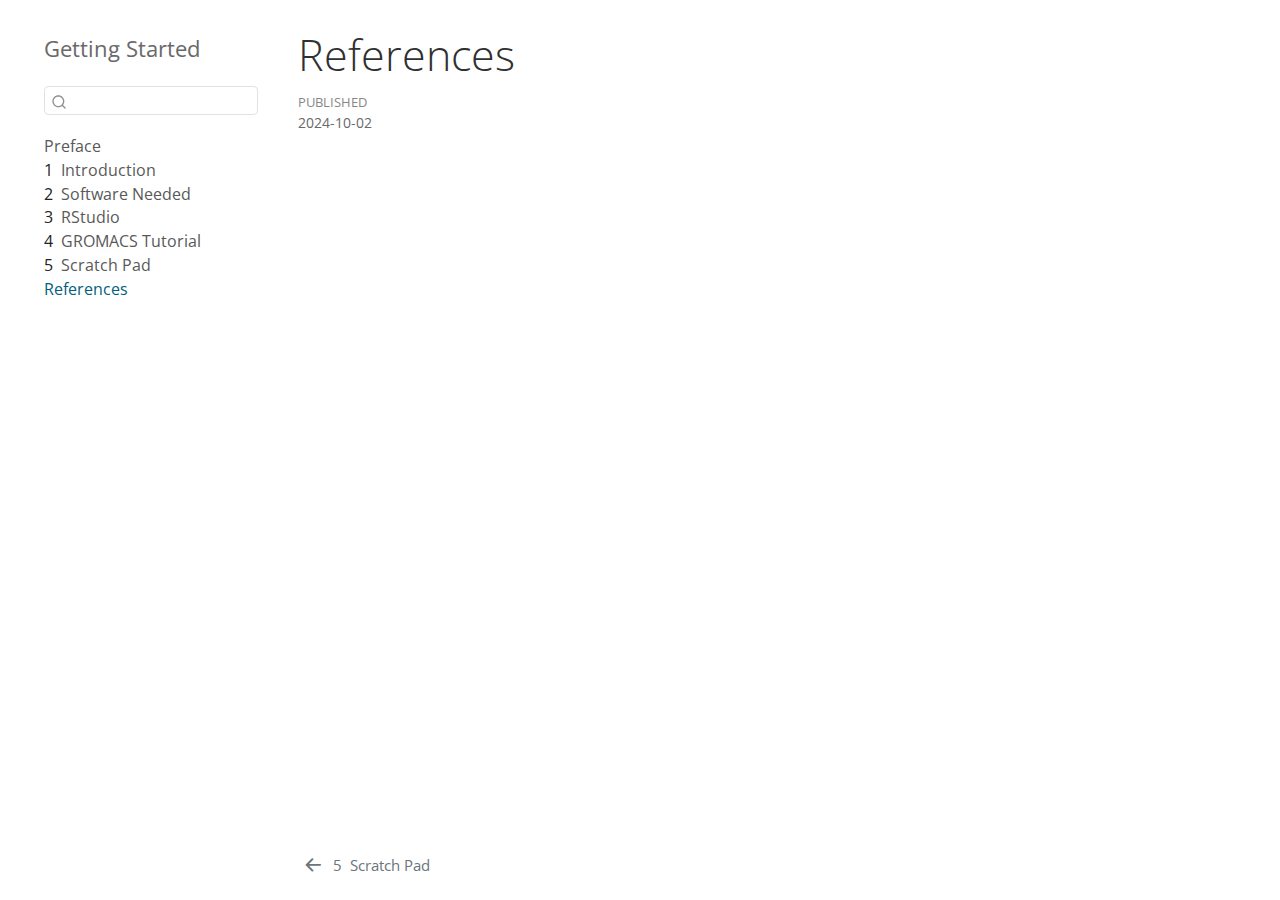
<file: references.html>
<!DOCTYPE html>
<html xmlns="http://www.w3.org/1999/xhtml" lang="en" xml:lang="en"><head>

<meta charset="utf-8">
<meta name="generator" content="quarto-1.4.549">

<meta name="viewport" content="width=device-width, initial-scale=1.0, user-scalable=yes">

<meta name="dcterms.date" content="2024-10-02">

<title>Getting Started - References</title>
<style>
code{white-space: pre-wrap;}
span.smallcaps{font-variant: small-caps;}
div.columns{display: flex; gap: min(4vw, 1.5em);}
div.column{flex: auto; overflow-x: auto;}
div.hanging-indent{margin-left: 1.5em; text-indent: -1.5em;}
ul.task-list{list-style: none;}
ul.task-list li input[type="checkbox"] {
  width: 0.8em;
  margin: 0 0.8em 0.2em -1em; /* quarto-specific, see https://github.com/quarto-dev/quarto-cli/issues/4556 */ 
  vertical-align: middle;
}
/* CSS for citations */
div.csl-bib-body { }
div.csl-entry {
  clear: both;
}
.hanging-indent div.csl-entry {
  margin-left:2em;
  text-indent:-2em;
}
div.csl-left-margin {
  min-width:2em;
  float:left;
}
div.csl-right-inline {
  margin-left:2em;
  padding-left:1em;
}
div.csl-indent {
  margin-left: 2em;
}</style>


<script src="site_libs/quarto-nav/quarto-nav.js"></script>
<script src="site_libs/quarto-nav/headroom.min.js"></script>
<script src="site_libs/clipboard/clipboard.min.js"></script>
<script src="site_libs/quarto-search/autocomplete.umd.js"></script>
<script src="site_libs/quarto-search/fuse.min.js"></script>
<script src="site_libs/quarto-search/quarto-search.js"></script>
<meta name="quarto:offset" content="./">
<link href="./scratch-pad.html" rel="prev">
<script src="site_libs/quarto-html/quarto.js"></script>
<script src="site_libs/quarto-html/popper.min.js"></script>
<script src="site_libs/quarto-html/tippy.umd.min.js"></script>
<script src="site_libs/quarto-html/anchor.min.js"></script>
<link href="site_libs/quarto-html/tippy.css" rel="stylesheet">
<link href="site_libs/quarto-html/quarto-syntax-highlighting.css" rel="stylesheet" id="quarto-text-highlighting-styles">
<script src="site_libs/bootstrap/bootstrap.min.js"></script>
<link href="site_libs/bootstrap/bootstrap-icons.css" rel="stylesheet">
<link href="site_libs/bootstrap/bootstrap.min.css" rel="stylesheet" id="quarto-bootstrap" data-mode="light">
<script id="quarto-search-options" type="application/json">{
  "location": "sidebar",
  "copy-button": false,
  "collapse-after": 3,
  "panel-placement": "start",
  "type": "textbox",
  "limit": 50,
  "keyboard-shortcut": [
    "f",
    "/",
    "s"
  ],
  "show-item-context": false,
  "language": {
    "search-no-results-text": "No results",
    "search-matching-documents-text": "matching documents",
    "search-copy-link-title": "Copy link to search",
    "search-hide-matches-text": "Hide additional matches",
    "search-more-match-text": "more match in this document",
    "search-more-matches-text": "more matches in this document",
    "search-clear-button-title": "Clear",
    "search-text-placeholder": "",
    "search-detached-cancel-button-title": "Cancel",
    "search-submit-button-title": "Submit",
    "search-label": "Search"
  }
}</script>


<link rel="stylesheet" href="styles.css">
</head>

<body class="nav-sidebar floating">

<div id="quarto-search-results"></div>
  <header id="quarto-header" class="headroom fixed-top">
  <nav class="quarto-secondary-nav">
    <div class="container-fluid d-flex">
      <button type="button" class="quarto-btn-toggle btn" data-bs-toggle="collapse" data-bs-target=".quarto-sidebar-collapse-item" aria-controls="quarto-sidebar" aria-expanded="false" aria-label="Toggle sidebar navigation" onclick="if (window.quartoToggleHeadroom) { window.quartoToggleHeadroom(); }">
        <i class="bi bi-layout-text-sidebar-reverse"></i>
      </button>
        <nav class="quarto-page-breadcrumbs" aria-label="breadcrumb"><ol class="breadcrumb"><li class="breadcrumb-item"><a href="./references.html">References</a></li></ol></nav>
        <a class="flex-grow-1" role="button" data-bs-toggle="collapse" data-bs-target=".quarto-sidebar-collapse-item" aria-controls="quarto-sidebar" aria-expanded="false" aria-label="Toggle sidebar navigation" onclick="if (window.quartoToggleHeadroom) { window.quartoToggleHeadroom(); }">      
        </a>
      <button type="button" class="btn quarto-search-button" aria-label="" onclick="window.quartoOpenSearch();">
        <i class="bi bi-search"></i>
      </button>
    </div>
  </nav>
</header>
<!-- content -->
<div id="quarto-content" class="quarto-container page-columns page-rows-contents page-layout-article">
<!-- sidebar -->
  <nav id="quarto-sidebar" class="sidebar collapse collapse-horizontal quarto-sidebar-collapse-item sidebar-navigation floating overflow-auto">
    <div class="pt-lg-2 mt-2 text-left sidebar-header">
    <div class="sidebar-title mb-0 py-0">
      <a href="./">Getting Started</a> 
    </div>
      </div>
        <div class="mt-2 flex-shrink-0 align-items-center">
        <div class="sidebar-search">
        <div id="quarto-search" class="" title="Search"></div>
        </div>
        </div>
    <div class="sidebar-menu-container"> 
    <ul class="list-unstyled mt-1">
        <li class="sidebar-item">
  <div class="sidebar-item-container"> 
  <a href="./index.html" class="sidebar-item-text sidebar-link">
 <span class="menu-text">Preface</span></a>
  </div>
</li>
        <li class="sidebar-item">
  <div class="sidebar-item-container"> 
  <a href="./intro.html" class="sidebar-item-text sidebar-link">
 <span class="menu-text"><span class="chapter-number">1</span>&nbsp; <span class="chapter-title">Introduction</span></span></a>
  </div>
</li>
        <li class="sidebar-item">
  <div class="sidebar-item-container"> 
  <a href="./software-needed.html" class="sidebar-item-text sidebar-link">
 <span class="menu-text"><span class="chapter-number">2</span>&nbsp; <span class="chapter-title">Software Needed</span></span></a>
  </div>
</li>
        <li class="sidebar-item">
  <div class="sidebar-item-container"> 
  <a href="./rstudio.html" class="sidebar-item-text sidebar-link">
 <span class="menu-text"><span class="chapter-number">3</span>&nbsp; <span class="chapter-title">RStudio</span></span></a>
  </div>
</li>
        <li class="sidebar-item">
  <div class="sidebar-item-container"> 
  <a href="./gromacs-tutorial.html" class="sidebar-item-text sidebar-link">
 <span class="menu-text"><span class="chapter-number">4</span>&nbsp; <span class="chapter-title">GROMACS Tutorial</span></span></a>
  </div>
</li>
        <li class="sidebar-item">
  <div class="sidebar-item-container"> 
  <a href="./scratch-pad.html" class="sidebar-item-text sidebar-link">
 <span class="menu-text"><span class="chapter-number">5</span>&nbsp; <span class="chapter-title">Scratch Pad</span></span></a>
  </div>
</li>
        <li class="sidebar-item">
  <div class="sidebar-item-container"> 
  <a href="./references.html" class="sidebar-item-text sidebar-link active">
 <span class="menu-text">References</span></a>
  </div>
</li>
    </ul>
    </div>
</nav>
<div id="quarto-sidebar-glass" class="quarto-sidebar-collapse-item" data-bs-toggle="collapse" data-bs-target=".quarto-sidebar-collapse-item"></div>
<!-- margin-sidebar -->
    <div id="quarto-margin-sidebar" class="sidebar margin-sidebar">
        
    </div>
<!-- main -->
<main class="content" id="quarto-document-content">

<header id="title-block-header" class="quarto-title-block default">
<div class="quarto-title">
<h1 class="title">References</h1>
</div>



<div class="quarto-title-meta">

    
    <div>
    <div class="quarto-title-meta-heading">Published</div>
    <div class="quarto-title-meta-contents">
      <p class="date">2024-10-02</p>
    </div>
  </div>
  
    
  </div>
  


</header>


<div id="refs" role="list" style="display: none">

</div>



</main> <!-- /main -->
<script id="quarto-html-after-body" type="application/javascript">
window.document.addEventListener("DOMContentLoaded", function (event) {
  const toggleBodyColorMode = (bsSheetEl) => {
    const mode = bsSheetEl.getAttribute("data-mode");
    const bodyEl = window.document.querySelector("body");
    if (mode === "dark") {
      bodyEl.classList.add("quarto-dark");
      bodyEl.classList.remove("quarto-light");
    } else {
      bodyEl.classList.add("quarto-light");
      bodyEl.classList.remove("quarto-dark");
    }
  }
  const toggleBodyColorPrimary = () => {
    const bsSheetEl = window.document.querySelector("link#quarto-bootstrap");
    if (bsSheetEl) {
      toggleBodyColorMode(bsSheetEl);
    }
  }
  toggleBodyColorPrimary();  
  const icon = "";
  const anchorJS = new window.AnchorJS();
  anchorJS.options = {
    placement: 'right',
    icon: icon
  };
  anchorJS.add('.anchored');
  const isCodeAnnotation = (el) => {
    for (const clz of el.classList) {
      if (clz.startsWith('code-annotation-')) {                     
        return true;
      }
    }
    return false;
  }
  const clipboard = new window.ClipboardJS('.code-copy-button', {
    text: function(trigger) {
      const codeEl = trigger.previousElementSibling.cloneNode(true);
      for (const childEl of codeEl.children) {
        if (isCodeAnnotation(childEl)) {
          childEl.remove();
        }
      }
      return codeEl.innerText;
    }
  });
  clipboard.on('success', function(e) {
    // button target
    const button = e.trigger;
    // don't keep focus
    button.blur();
    // flash "checked"
    button.classList.add('code-copy-button-checked');
    var currentTitle = button.getAttribute("title");
    button.setAttribute("title", "Copied!");
    let tooltip;
    if (window.bootstrap) {
      button.setAttribute("data-bs-toggle", "tooltip");
      button.setAttribute("data-bs-placement", "left");
      button.setAttribute("data-bs-title", "Copied!");
      tooltip = new bootstrap.Tooltip(button, 
        { trigger: "manual", 
          customClass: "code-copy-button-tooltip",
          offset: [0, -8]});
      tooltip.show();    
    }
    setTimeout(function() {
      if (tooltip) {
        tooltip.hide();
        button.removeAttribute("data-bs-title");
        button.removeAttribute("data-bs-toggle");
        button.removeAttribute("data-bs-placement");
      }
      button.setAttribute("title", currentTitle);
      button.classList.remove('code-copy-button-checked');
    }, 1000);
    // clear code selection
    e.clearSelection();
  });
  function tippyHover(el, contentFn, onTriggerFn, onUntriggerFn) {
    const config = {
      allowHTML: true,
      maxWidth: 500,
      delay: 100,
      arrow: false,
      appendTo: function(el) {
          return el.parentElement;
      },
      interactive: true,
      interactiveBorder: 10,
      theme: 'quarto',
      placement: 'bottom-start',
    };
    if (contentFn) {
      config.content = contentFn;
    }
    if (onTriggerFn) {
      config.onTrigger = onTriggerFn;
    }
    if (onUntriggerFn) {
      config.onUntrigger = onUntriggerFn;
    }
    window.tippy(el, config); 
  }
  const noterefs = window.document.querySelectorAll('a[role="doc-noteref"]');
  for (var i=0; i<noterefs.length; i++) {
    const ref = noterefs[i];
    tippyHover(ref, function() {
      // use id or data attribute instead here
      let href = ref.getAttribute('data-footnote-href') || ref.getAttribute('href');
      try { href = new URL(href).hash; } catch {}
      const id = href.replace(/^#\/?/, "");
      const note = window.document.getElementById(id);
      return note.innerHTML;
    });
  }
  const xrefs = window.document.querySelectorAll('a.quarto-xref');
  const processXRef = (id, note) => {
    // Strip column container classes
    const stripColumnClz = (el) => {
      el.classList.remove("page-full", "page-columns");
      if (el.children) {
        for (const child of el.children) {
          stripColumnClz(child);
        }
      }
    }
    stripColumnClz(note)
    if (id === null || id.startsWith('sec-')) {
      // Special case sections, only their first couple elements
      const container = document.createElement("div");
      if (note.children && note.children.length > 2) {
        container.appendChild(note.children[0].cloneNode(true));
        for (let i = 1; i < note.children.length; i++) {
          const child = note.children[i];
          if (child.tagName === "P" && child.innerText === "") {
            continue;
          } else {
            container.appendChild(child.cloneNode(true));
            break;
          }
        }
        if (window.Quarto?.typesetMath) {
          window.Quarto.typesetMath(container);
        }
        return container.innerHTML
      } else {
        if (window.Quarto?.typesetMath) {
          window.Quarto.typesetMath(note);
        }
        return note.innerHTML;
      }
    } else {
      // Remove any anchor links if they are present
      const anchorLink = note.querySelector('a.anchorjs-link');
      if (anchorLink) {
        anchorLink.remove();
      }
      if (window.Quarto?.typesetMath) {
        window.Quarto.typesetMath(note);
      }
      // TODO in 1.5, we should make sure this works without a callout special case
      if (note.classList.contains("callout")) {
        return note.outerHTML;
      } else {
        return note.innerHTML;
      }
    }
  }
  for (var i=0; i<xrefs.length; i++) {
    const xref = xrefs[i];
    tippyHover(xref, undefined, function(instance) {
      instance.disable();
      let url = xref.getAttribute('href');
      let hash = undefined; 
      if (url.startsWith('#')) {
        hash = url;
      } else {
        try { hash = new URL(url).hash; } catch {}
      }
      if (hash) {
        const id = hash.replace(/^#\/?/, "");
        const note = window.document.getElementById(id);
        if (note !== null) {
          try {
            const html = processXRef(id, note.cloneNode(true));
            instance.setContent(html);
          } finally {
            instance.enable();
            instance.show();
          }
        } else {
          // See if we can fetch this
          fetch(url.split('#')[0])
          .then(res => res.text())
          .then(html => {
            const parser = new DOMParser();
            const htmlDoc = parser.parseFromString(html, "text/html");
            const note = htmlDoc.getElementById(id);
            if (note !== null) {
              const html = processXRef(id, note);
              instance.setContent(html);
            } 
          }).finally(() => {
            instance.enable();
            instance.show();
          });
        }
      } else {
        // See if we can fetch a full url (with no hash to target)
        // This is a special case and we should probably do some content thinning / targeting
        fetch(url)
        .then(res => res.text())
        .then(html => {
          const parser = new DOMParser();
          const htmlDoc = parser.parseFromString(html, "text/html");
          const note = htmlDoc.querySelector('main.content');
          if (note !== null) {
            // This should only happen for chapter cross references
            // (since there is no id in the URL)
            // remove the first header
            if (note.children.length > 0 && note.children[0].tagName === "HEADER") {
              note.children[0].remove();
            }
            const html = processXRef(null, note);
            instance.setContent(html);
          } 
        }).finally(() => {
          instance.enable();
          instance.show();
        });
      }
    }, function(instance) {
    });
  }
      let selectedAnnoteEl;
      const selectorForAnnotation = ( cell, annotation) => {
        let cellAttr = 'data-code-cell="' + cell + '"';
        let lineAttr = 'data-code-annotation="' +  annotation + '"';
        const selector = 'span[' + cellAttr + '][' + lineAttr + ']';
        return selector;
      }
      const selectCodeLines = (annoteEl) => {
        const doc = window.document;
        const targetCell = annoteEl.getAttribute("data-target-cell");
        const targetAnnotation = annoteEl.getAttribute("data-target-annotation");
        const annoteSpan = window.document.querySelector(selectorForAnnotation(targetCell, targetAnnotation));
        const lines = annoteSpan.getAttribute("data-code-lines").split(",");
        const lineIds = lines.map((line) => {
          return targetCell + "-" + line;
        })
        let top = null;
        let height = null;
        let parent = null;
        if (lineIds.length > 0) {
            //compute the position of the single el (top and bottom and make a div)
            const el = window.document.getElementById(lineIds[0]);
            top = el.offsetTop;
            height = el.offsetHeight;
            parent = el.parentElement.parentElement;
          if (lineIds.length > 1) {
            const lastEl = window.document.getElementById(lineIds[lineIds.length - 1]);
            const bottom = lastEl.offsetTop + lastEl.offsetHeight;
            height = bottom - top;
          }
          if (top !== null && height !== null && parent !== null) {
            // cook up a div (if necessary) and position it 
            let div = window.document.getElementById("code-annotation-line-highlight");
            if (div === null) {
              div = window.document.createElement("div");
              div.setAttribute("id", "code-annotation-line-highlight");
              div.style.position = 'absolute';
              parent.appendChild(div);
            }
            div.style.top = top - 2 + "px";
            div.style.height = height + 4 + "px";
            div.style.left = 0;
            let gutterDiv = window.document.getElementById("code-annotation-line-highlight-gutter");
            if (gutterDiv === null) {
              gutterDiv = window.document.createElement("div");
              gutterDiv.setAttribute("id", "code-annotation-line-highlight-gutter");
              gutterDiv.style.position = 'absolute';
              const codeCell = window.document.getElementById(targetCell);
              const gutter = codeCell.querySelector('.code-annotation-gutter');
              gutter.appendChild(gutterDiv);
            }
            gutterDiv.style.top = top - 2 + "px";
            gutterDiv.style.height = height + 4 + "px";
          }
          selectedAnnoteEl = annoteEl;
        }
      };
      const unselectCodeLines = () => {
        const elementsIds = ["code-annotation-line-highlight", "code-annotation-line-highlight-gutter"];
        elementsIds.forEach((elId) => {
          const div = window.document.getElementById(elId);
          if (div) {
            div.remove();
          }
        });
        selectedAnnoteEl = undefined;
      };
        // Handle positioning of the toggle
    window.addEventListener(
      "resize",
      throttle(() => {
        elRect = undefined;
        if (selectedAnnoteEl) {
          selectCodeLines(selectedAnnoteEl);
        }
      }, 10)
    );
    function throttle(fn, ms) {
    let throttle = false;
    let timer;
      return (...args) => {
        if(!throttle) { // first call gets through
            fn.apply(this, args);
            throttle = true;
        } else { // all the others get throttled
            if(timer) clearTimeout(timer); // cancel #2
            timer = setTimeout(() => {
              fn.apply(this, args);
              timer = throttle = false;
            }, ms);
        }
      };
    }
      // Attach click handler to the DT
      const annoteDls = window.document.querySelectorAll('dt[data-target-cell]');
      for (const annoteDlNode of annoteDls) {
        annoteDlNode.addEventListener('click', (event) => {
          const clickedEl = event.target;
          if (clickedEl !== selectedAnnoteEl) {
            unselectCodeLines();
            const activeEl = window.document.querySelector('dt[data-target-cell].code-annotation-active');
            if (activeEl) {
              activeEl.classList.remove('code-annotation-active');
            }
            selectCodeLines(clickedEl);
            clickedEl.classList.add('code-annotation-active');
          } else {
            // Unselect the line
            unselectCodeLines();
            clickedEl.classList.remove('code-annotation-active');
          }
        });
      }
  const findCites = (el) => {
    const parentEl = el.parentElement;
    if (parentEl) {
      const cites = parentEl.dataset.cites;
      if (cites) {
        return {
          el,
          cites: cites.split(' ')
        };
      } else {
        return findCites(el.parentElement)
      }
    } else {
      return undefined;
    }
  };
  var bibliorefs = window.document.querySelectorAll('a[role="doc-biblioref"]');
  for (var i=0; i<bibliorefs.length; i++) {
    const ref = bibliorefs[i];
    const citeInfo = findCites(ref);
    if (citeInfo) {
      tippyHover(citeInfo.el, function() {
        var popup = window.document.createElement('div');
        citeInfo.cites.forEach(function(cite) {
          var citeDiv = window.document.createElement('div');
          citeDiv.classList.add('hanging-indent');
          citeDiv.classList.add('csl-entry');
          var biblioDiv = window.document.getElementById('ref-' + cite);
          if (biblioDiv) {
            citeDiv.innerHTML = biblioDiv.innerHTML;
          }
          popup.appendChild(citeDiv);
        });
        return popup.innerHTML;
      });
    }
  }
});
</script>
<nav class="page-navigation">
  <div class="nav-page nav-page-previous">
      <a href="./scratch-pad.html" class="pagination-link  aria-label=" &lt;span="" pad&lt;="" span&gt;"="">
        <i class="bi bi-arrow-left-short"></i> <span class="nav-page-text"><span class="chapter-number">5</span>&nbsp; <span class="chapter-title">Scratch Pad</span></span>
      </a>          
  </div>
  <div class="nav-page nav-page-next">
  </div>
</nav>
</div> <!-- /content -->




</body></html>
</file>
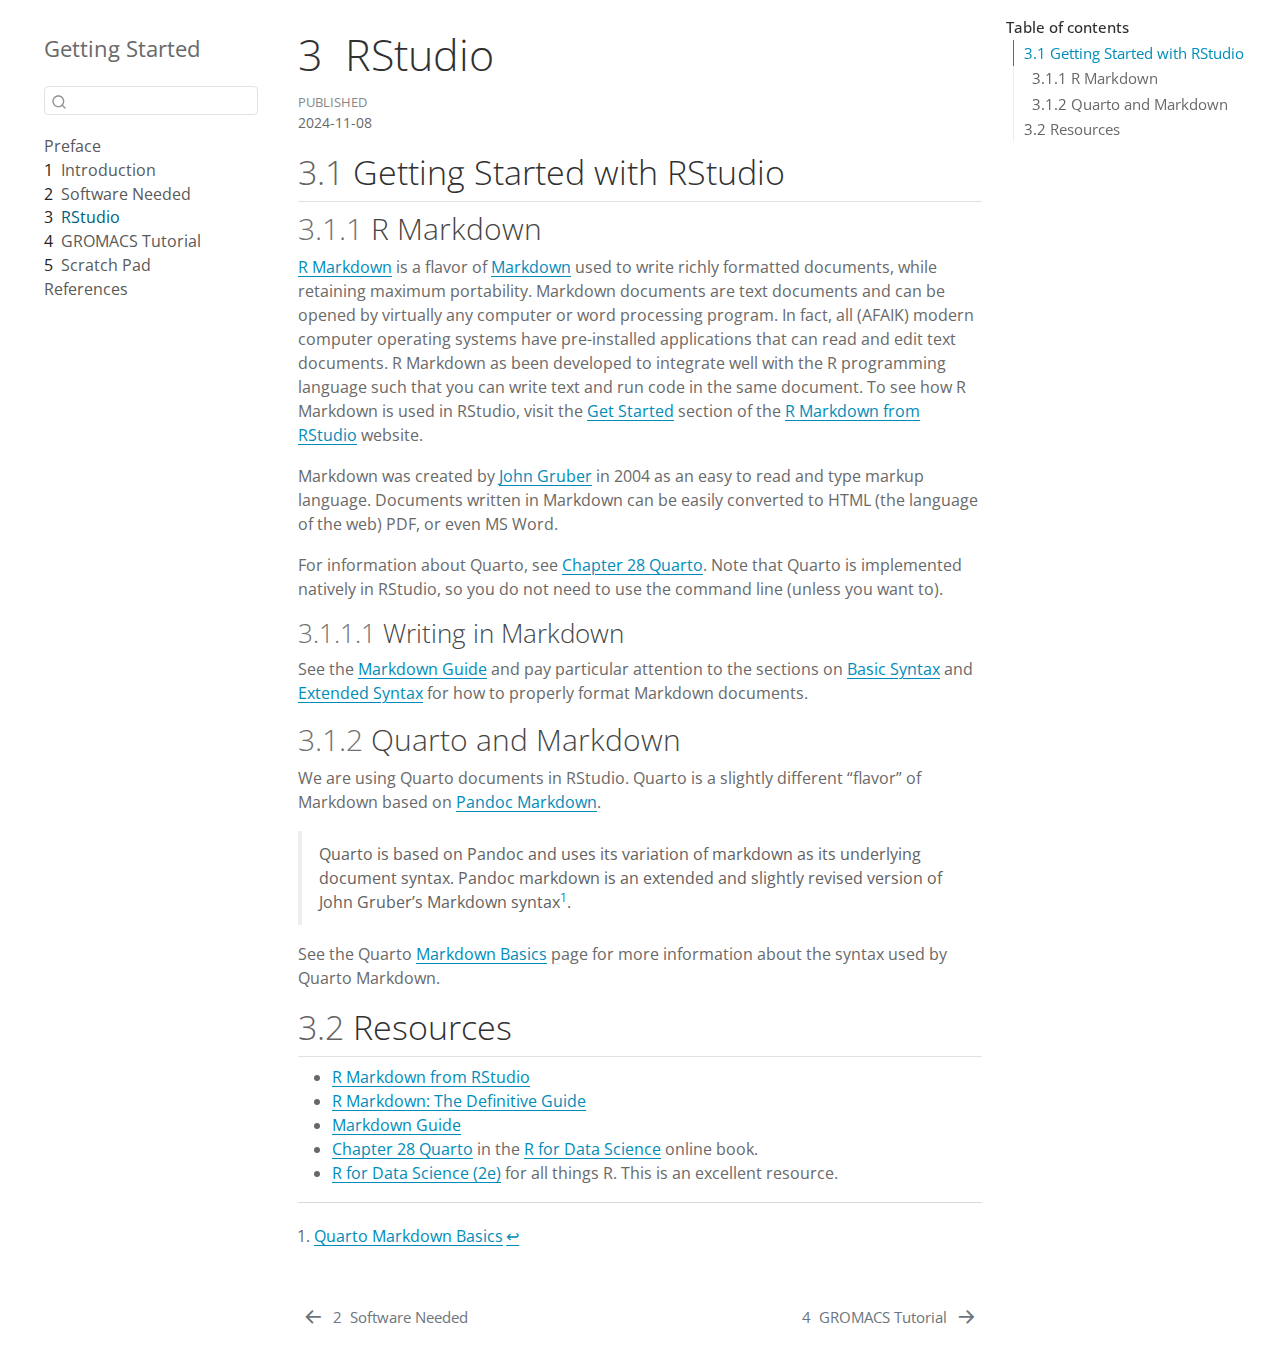
<file: rstudio.html>
<!DOCTYPE html>
<html xmlns="http://www.w3.org/1999/xhtml" lang="en" xml:lang="en"><head>

<meta charset="utf-8">
<meta name="generator" content="quarto-1.4.549">

<meta name="viewport" content="width=device-width, initial-scale=1.0, user-scalable=yes">

<meta name="dcterms.date" content="2024-11-08">

<title>Getting Started - 3&nbsp; RStudio</title>
<style>
code{white-space: pre-wrap;}
span.smallcaps{font-variant: small-caps;}
div.columns{display: flex; gap: min(4vw, 1.5em);}
div.column{flex: auto; overflow-x: auto;}
div.hanging-indent{margin-left: 1.5em; text-indent: -1.5em;}
ul.task-list{list-style: none;}
ul.task-list li input[type="checkbox"] {
  width: 0.8em;
  margin: 0 0.8em 0.2em -1em; /* quarto-specific, see https://github.com/quarto-dev/quarto-cli/issues/4556 */ 
  vertical-align: middle;
}
</style>


<script src="site_libs/quarto-nav/quarto-nav.js"></script>
<script src="site_libs/quarto-nav/headroom.min.js"></script>
<script src="site_libs/clipboard/clipboard.min.js"></script>
<script src="site_libs/quarto-search/autocomplete.umd.js"></script>
<script src="site_libs/quarto-search/fuse.min.js"></script>
<script src="site_libs/quarto-search/quarto-search.js"></script>
<meta name="quarto:offset" content="./">
<link href="./gromacs-tutorial.html" rel="next">
<link href="./software-needed.html" rel="prev">
<script src="site_libs/quarto-html/quarto.js"></script>
<script src="site_libs/quarto-html/popper.min.js"></script>
<script src="site_libs/quarto-html/tippy.umd.min.js"></script>
<script src="site_libs/quarto-html/anchor.min.js"></script>
<link href="site_libs/quarto-html/tippy.css" rel="stylesheet">
<link href="site_libs/quarto-html/quarto-syntax-highlighting.css" rel="stylesheet" id="quarto-text-highlighting-styles">
<script src="site_libs/bootstrap/bootstrap.min.js"></script>
<link href="site_libs/bootstrap/bootstrap-icons.css" rel="stylesheet">
<link href="site_libs/bootstrap/bootstrap.min.css" rel="stylesheet" id="quarto-bootstrap" data-mode="light">
<script id="quarto-search-options" type="application/json">{
  "location": "sidebar",
  "copy-button": false,
  "collapse-after": 3,
  "panel-placement": "start",
  "type": "textbox",
  "limit": 50,
  "keyboard-shortcut": [
    "f",
    "/",
    "s"
  ],
  "show-item-context": false,
  "language": {
    "search-no-results-text": "No results",
    "search-matching-documents-text": "matching documents",
    "search-copy-link-title": "Copy link to search",
    "search-hide-matches-text": "Hide additional matches",
    "search-more-match-text": "more match in this document",
    "search-more-matches-text": "more matches in this document",
    "search-clear-button-title": "Clear",
    "search-text-placeholder": "",
    "search-detached-cancel-button-title": "Cancel",
    "search-submit-button-title": "Submit",
    "search-label": "Search"
  }
}</script>


<link rel="stylesheet" href="styles.css">
</head>

<body class="nav-sidebar floating">

<div id="quarto-search-results"></div>
  <header id="quarto-header" class="headroom fixed-top">
  <nav class="quarto-secondary-nav">
    <div class="container-fluid d-flex">
      <button type="button" class="quarto-btn-toggle btn" data-bs-toggle="collapse" data-bs-target=".quarto-sidebar-collapse-item" aria-controls="quarto-sidebar" aria-expanded="false" aria-label="Toggle sidebar navigation" onclick="if (window.quartoToggleHeadroom) { window.quartoToggleHeadroom(); }">
        <i class="bi bi-layout-text-sidebar-reverse"></i>
      </button>
        <nav class="quarto-page-breadcrumbs" aria-label="breadcrumb"><ol class="breadcrumb"><li class="breadcrumb-item"><a href="./rstudio.html"><span class="chapter-number">3</span>&nbsp; <span class="chapter-title">RStudio</span></a></li></ol></nav>
        <a class="flex-grow-1" role="button" data-bs-toggle="collapse" data-bs-target=".quarto-sidebar-collapse-item" aria-controls="quarto-sidebar" aria-expanded="false" aria-label="Toggle sidebar navigation" onclick="if (window.quartoToggleHeadroom) { window.quartoToggleHeadroom(); }">      
        </a>
      <button type="button" class="btn quarto-search-button" aria-label="" onclick="window.quartoOpenSearch();">
        <i class="bi bi-search"></i>
      </button>
    </div>
  </nav>
</header>
<!-- content -->
<div id="quarto-content" class="quarto-container page-columns page-rows-contents page-layout-article">
<!-- sidebar -->
  <nav id="quarto-sidebar" class="sidebar collapse collapse-horizontal quarto-sidebar-collapse-item sidebar-navigation floating overflow-auto">
    <div class="pt-lg-2 mt-2 text-left sidebar-header">
    <div class="sidebar-title mb-0 py-0">
      <a href="./">Getting Started</a> 
    </div>
      </div>
        <div class="mt-2 flex-shrink-0 align-items-center">
        <div class="sidebar-search">
        <div id="quarto-search" class="" title="Search"></div>
        </div>
        </div>
    <div class="sidebar-menu-container"> 
    <ul class="list-unstyled mt-1">
        <li class="sidebar-item">
  <div class="sidebar-item-container"> 
  <a href="./index.html" class="sidebar-item-text sidebar-link">
 <span class="menu-text">Preface</span></a>
  </div>
</li>
        <li class="sidebar-item">
  <div class="sidebar-item-container"> 
  <a href="./intro.html" class="sidebar-item-text sidebar-link">
 <span class="menu-text"><span class="chapter-number">1</span>&nbsp; <span class="chapter-title">Introduction</span></span></a>
  </div>
</li>
        <li class="sidebar-item">
  <div class="sidebar-item-container"> 
  <a href="./software-needed.html" class="sidebar-item-text sidebar-link">
 <span class="menu-text"><span class="chapter-number">2</span>&nbsp; <span class="chapter-title">Software Needed</span></span></a>
  </div>
</li>
        <li class="sidebar-item">
  <div class="sidebar-item-container"> 
  <a href="./rstudio.html" class="sidebar-item-text sidebar-link active">
 <span class="menu-text"><span class="chapter-number">3</span>&nbsp; <span class="chapter-title">RStudio</span></span></a>
  </div>
</li>
        <li class="sidebar-item">
  <div class="sidebar-item-container"> 
  <a href="./gromacs-tutorial.html" class="sidebar-item-text sidebar-link">
 <span class="menu-text"><span class="chapter-number">4</span>&nbsp; <span class="chapter-title">GROMACS Tutorial</span></span></a>
  </div>
</li>
        <li class="sidebar-item">
  <div class="sidebar-item-container"> 
  <a href="./scratch-pad.html" class="sidebar-item-text sidebar-link">
 <span class="menu-text"><span class="chapter-number">5</span>&nbsp; <span class="chapter-title">Scratch Pad</span></span></a>
  </div>
</li>
        <li class="sidebar-item">
  <div class="sidebar-item-container"> 
  <a href="./references.html" class="sidebar-item-text sidebar-link">
 <span class="menu-text">References</span></a>
  </div>
</li>
    </ul>
    </div>
</nav>
<div id="quarto-sidebar-glass" class="quarto-sidebar-collapse-item" data-bs-toggle="collapse" data-bs-target=".quarto-sidebar-collapse-item"></div>
<!-- margin-sidebar -->
    <div id="quarto-margin-sidebar" class="sidebar margin-sidebar">
        <nav id="TOC" role="doc-toc" class="toc-active">
    <h2 id="toc-title">Table of contents</h2>
   
  <ul>
  <li><a href="#getting-started-with-rstudio" id="toc-getting-started-with-rstudio" class="nav-link active" data-scroll-target="#getting-started-with-rstudio"><span class="header-section-number">3.1</span> Getting Started with RStudio</a>
  <ul class="collapse">
  <li><a href="#r-markdown" id="toc-r-markdown" class="nav-link" data-scroll-target="#r-markdown"><span class="header-section-number">3.1.1</span> R Markdown</a></li>
  <li><a href="#quarto-and-markdown" id="toc-quarto-and-markdown" class="nav-link" data-scroll-target="#quarto-and-markdown"><span class="header-section-number">3.1.2</span> Quarto and Markdown</a></li>
  </ul></li>
  <li><a href="#resources" id="toc-resources" class="nav-link" data-scroll-target="#resources"><span class="header-section-number">3.2</span> Resources</a></li>
  </ul>
</nav>
    </div>
<!-- main -->
<main class="content" id="quarto-document-content">

<header id="title-block-header" class="quarto-title-block default">
<div class="quarto-title">
<h1 class="title"><span class="chapter-number">3</span>&nbsp; <span class="chapter-title">RStudio</span></h1>
</div>



<div class="quarto-title-meta">

    
    <div>
    <div class="quarto-title-meta-heading">Published</div>
    <div class="quarto-title-meta-contents">
      <p class="date">2024-11-08</p>
    </div>
  </div>
  
    
  </div>
  


</header>


<section id="getting-started-with-rstudio" class="level2" data-number="3.1">
<h2 data-number="3.1" class="anchored" data-anchor-id="getting-started-with-rstudio"><span class="header-section-number">3.1</span> Getting Started with RStudio</h2>
<section id="r-markdown" class="level3" data-number="3.1.1">
<h3 data-number="3.1.1" class="anchored" data-anchor-id="r-markdown"><span class="header-section-number">3.1.1</span> R Markdown</h3>
<p><a href="https://bookdown.org/yihui/rmarkdown/">R Markdown</a> is a flavor of <a href="https://www.markdownguide.org/">Markdown</a> used to write richly formatted documents, while retaining maximum portability. Markdown documents are text documents and can be opened by virtually any computer or word processing program. In fact, all (AFAIK) modern computer operating systems have pre-installed applications that can read and edit text documents. R Markdown as been developed to integrate well with the R programming language such that you can write text and run code in the same document. To see how R Markdown is used in RStudio, visit the <a href="https://rmarkdown.rstudio.com/lesson-1.html">Get Started</a> section of the <a href="https://rmarkdown.rstudio.com/index.html">R Markdown from RStudio</a> website.</p>
<p>Markdown was created by <a href="https://daringfireball.net/projects/markdown/">John Gruber</a> in 2004 as an easy to read and type markup language. Documents written in Markdown can be easily converted to HTML (the language of the web) PDF, or even MS Word.</p>
<p>For information about Quarto, see <a href="https://r4ds.hadley.nz/quarto">Chapter 28 Quarto</a>. Note that Quarto is implemented natively in RStudio, so you do not need to use the command line (unless you want to).</p>
<section id="writing-in-markdown" class="level4" data-number="3.1.1.1">
<h4 data-number="3.1.1.1" class="anchored" data-anchor-id="writing-in-markdown"><span class="header-section-number">3.1.1.1</span> Writing in Markdown</h4>
<p>See the <a href="https://www.markdownguide.org/">Markdown Guide</a> and pay particular attention to the sections on <a href="https://www.markdownguide.org/basic-syntax/">Basic Syntax</a> and <a href="https://www.markdownguide.org/extended-syntax/">Extended Syntax</a> for how to properly format Markdown documents.</p>
</section>
</section>
<section id="quarto-and-markdown" class="level3" data-number="3.1.2">
<h3 data-number="3.1.2" class="anchored" data-anchor-id="quarto-and-markdown"><span class="header-section-number">3.1.2</span> Quarto and Markdown</h3>
<p>We are using Quarto documents in RStudio. Quarto is a slightly different “flavor” of Markdown based on <a href="https://pandoc.org/MANUAL.html#pandocs-markdown">Pandoc Markdown</a>.</p>
<blockquote class="blockquote">
<p>Quarto is based on Pandoc and uses its variation of markdown as its underlying document syntax. Pandoc markdown is an extended and slightly revised version of John Gruber’s Markdown syntax<a href="#fn1" class="footnote-ref" id="fnref1" role="doc-noteref"><sup>1</sup></a>.</p>
</blockquote>
<p>See the Quarto <a href="https://quarto.org/docs/authoring/markdown-basics.html">Markdown Basics</a> page for more information about the syntax used by Quarto Markdown.</p>
</section>
</section>
<section id="resources" class="level2" data-number="3.2">
<h2 data-number="3.2" class="anchored" data-anchor-id="resources"><span class="header-section-number">3.2</span> Resources</h2>
<ul>
<li><a href="https://rmarkdown.rstudio.com/index.html">R Markdown from RStudio</a></li>
<li><a href="https://bookdown.org/yihui/rmarkdown/">R Markdown: The Definitive Guide</a></li>
<li><a href="https://www.markdownguide.org/">Markdown Guide</a></li>
<li><a href="https://r4ds.hadley.nz/quarto">Chapter 28 Quarto</a> in the <a href="https://r4ds.hadley.nz/">R for Data Science</a> online book.</li>
<li><a href="https://r4ds.hadley.nz/">R for Data Science (2e)</a> for all things R. This is an excellent resource.</li>
</ul>


</section>
<section id="footnotes" class="footnotes footnotes-end-of-document" role="doc-endnotes">
<hr>
<ol>
<li id="fn1"><p><a href="https://quarto.org/docs/authoring/markdown-basics.html">Quarto Markdown Basics</a><a href="#fnref1" class="footnote-back" role="doc-backlink">↩︎</a></p></li>
</ol>
</section>

</main> <!-- /main -->
<script id="quarto-html-after-body" type="application/javascript">
window.document.addEventListener("DOMContentLoaded", function (event) {
  const toggleBodyColorMode = (bsSheetEl) => {
    const mode = bsSheetEl.getAttribute("data-mode");
    const bodyEl = window.document.querySelector("body");
    if (mode === "dark") {
      bodyEl.classList.add("quarto-dark");
      bodyEl.classList.remove("quarto-light");
    } else {
      bodyEl.classList.add("quarto-light");
      bodyEl.classList.remove("quarto-dark");
    }
  }
  const toggleBodyColorPrimary = () => {
    const bsSheetEl = window.document.querySelector("link#quarto-bootstrap");
    if (bsSheetEl) {
      toggleBodyColorMode(bsSheetEl);
    }
  }
  toggleBodyColorPrimary();  
  const icon = "";
  const anchorJS = new window.AnchorJS();
  anchorJS.options = {
    placement: 'right',
    icon: icon
  };
  anchorJS.add('.anchored');
  const isCodeAnnotation = (el) => {
    for (const clz of el.classList) {
      if (clz.startsWith('code-annotation-')) {                     
        return true;
      }
    }
    return false;
  }
  const clipboard = new window.ClipboardJS('.code-copy-button', {
    text: function(trigger) {
      const codeEl = trigger.previousElementSibling.cloneNode(true);
      for (const childEl of codeEl.children) {
        if (isCodeAnnotation(childEl)) {
          childEl.remove();
        }
      }
      return codeEl.innerText;
    }
  });
  clipboard.on('success', function(e) {
    // button target
    const button = e.trigger;
    // don't keep focus
    button.blur();
    // flash "checked"
    button.classList.add('code-copy-button-checked');
    var currentTitle = button.getAttribute("title");
    button.setAttribute("title", "Copied!");
    let tooltip;
    if (window.bootstrap) {
      button.setAttribute("data-bs-toggle", "tooltip");
      button.setAttribute("data-bs-placement", "left");
      button.setAttribute("data-bs-title", "Copied!");
      tooltip = new bootstrap.Tooltip(button, 
        { trigger: "manual", 
          customClass: "code-copy-button-tooltip",
          offset: [0, -8]});
      tooltip.show();    
    }
    setTimeout(function() {
      if (tooltip) {
        tooltip.hide();
        button.removeAttribute("data-bs-title");
        button.removeAttribute("data-bs-toggle");
        button.removeAttribute("data-bs-placement");
      }
      button.setAttribute("title", currentTitle);
      button.classList.remove('code-copy-button-checked');
    }, 1000);
    // clear code selection
    e.clearSelection();
  });
  function tippyHover(el, contentFn, onTriggerFn, onUntriggerFn) {
    const config = {
      allowHTML: true,
      maxWidth: 500,
      delay: 100,
      arrow: false,
      appendTo: function(el) {
          return el.parentElement;
      },
      interactive: true,
      interactiveBorder: 10,
      theme: 'quarto',
      placement: 'bottom-start',
    };
    if (contentFn) {
      config.content = contentFn;
    }
    if (onTriggerFn) {
      config.onTrigger = onTriggerFn;
    }
    if (onUntriggerFn) {
      config.onUntrigger = onUntriggerFn;
    }
    window.tippy(el, config); 
  }
  const noterefs = window.document.querySelectorAll('a[role="doc-noteref"]');
  for (var i=0; i<noterefs.length; i++) {
    const ref = noterefs[i];
    tippyHover(ref, function() {
      // use id or data attribute instead here
      let href = ref.getAttribute('data-footnote-href') || ref.getAttribute('href');
      try { href = new URL(href).hash; } catch {}
      const id = href.replace(/^#\/?/, "");
      const note = window.document.getElementById(id);
      return note.innerHTML;
    });
  }
  const xrefs = window.document.querySelectorAll('a.quarto-xref');
  const processXRef = (id, note) => {
    // Strip column container classes
    const stripColumnClz = (el) => {
      el.classList.remove("page-full", "page-columns");
      if (el.children) {
        for (const child of el.children) {
          stripColumnClz(child);
        }
      }
    }
    stripColumnClz(note)
    if (id === null || id.startsWith('sec-')) {
      // Special case sections, only their first couple elements
      const container = document.createElement("div");
      if (note.children && note.children.length > 2) {
        container.appendChild(note.children[0].cloneNode(true));
        for (let i = 1; i < note.children.length; i++) {
          const child = note.children[i];
          if (child.tagName === "P" && child.innerText === "") {
            continue;
          } else {
            container.appendChild(child.cloneNode(true));
            break;
          }
        }
        if (window.Quarto?.typesetMath) {
          window.Quarto.typesetMath(container);
        }
        return container.innerHTML
      } else {
        if (window.Quarto?.typesetMath) {
          window.Quarto.typesetMath(note);
        }
        return note.innerHTML;
      }
    } else {
      // Remove any anchor links if they are present
      const anchorLink = note.querySelector('a.anchorjs-link');
      if (anchorLink) {
        anchorLink.remove();
      }
      if (window.Quarto?.typesetMath) {
        window.Quarto.typesetMath(note);
      }
      // TODO in 1.5, we should make sure this works without a callout special case
      if (note.classList.contains("callout")) {
        return note.outerHTML;
      } else {
        return note.innerHTML;
      }
    }
  }
  for (var i=0; i<xrefs.length; i++) {
    const xref = xrefs[i];
    tippyHover(xref, undefined, function(instance) {
      instance.disable();
      let url = xref.getAttribute('href');
      let hash = undefined; 
      if (url.startsWith('#')) {
        hash = url;
      } else {
        try { hash = new URL(url).hash; } catch {}
      }
      if (hash) {
        const id = hash.replace(/^#\/?/, "");
        const note = window.document.getElementById(id);
        if (note !== null) {
          try {
            const html = processXRef(id, note.cloneNode(true));
            instance.setContent(html);
          } finally {
            instance.enable();
            instance.show();
          }
        } else {
          // See if we can fetch this
          fetch(url.split('#')[0])
          .then(res => res.text())
          .then(html => {
            const parser = new DOMParser();
            const htmlDoc = parser.parseFromString(html, "text/html");
            const note = htmlDoc.getElementById(id);
            if (note !== null) {
              const html = processXRef(id, note);
              instance.setContent(html);
            } 
          }).finally(() => {
            instance.enable();
            instance.show();
          });
        }
      } else {
        // See if we can fetch a full url (with no hash to target)
        // This is a special case and we should probably do some content thinning / targeting
        fetch(url)
        .then(res => res.text())
        .then(html => {
          const parser = new DOMParser();
          const htmlDoc = parser.parseFromString(html, "text/html");
          const note = htmlDoc.querySelector('main.content');
          if (note !== null) {
            // This should only happen for chapter cross references
            // (since there is no id in the URL)
            // remove the first header
            if (note.children.length > 0 && note.children[0].tagName === "HEADER") {
              note.children[0].remove();
            }
            const html = processXRef(null, note);
            instance.setContent(html);
          } 
        }).finally(() => {
          instance.enable();
          instance.show();
        });
      }
    }, function(instance) {
    });
  }
      let selectedAnnoteEl;
      const selectorForAnnotation = ( cell, annotation) => {
        let cellAttr = 'data-code-cell="' + cell + '"';
        let lineAttr = 'data-code-annotation="' +  annotation + '"';
        const selector = 'span[' + cellAttr + '][' + lineAttr + ']';
        return selector;
      }
      const selectCodeLines = (annoteEl) => {
        const doc = window.document;
        const targetCell = annoteEl.getAttribute("data-target-cell");
        const targetAnnotation = annoteEl.getAttribute("data-target-annotation");
        const annoteSpan = window.document.querySelector(selectorForAnnotation(targetCell, targetAnnotation));
        const lines = annoteSpan.getAttribute("data-code-lines").split(",");
        const lineIds = lines.map((line) => {
          return targetCell + "-" + line;
        })
        let top = null;
        let height = null;
        let parent = null;
        if (lineIds.length > 0) {
            //compute the position of the single el (top and bottom and make a div)
            const el = window.document.getElementById(lineIds[0]);
            top = el.offsetTop;
            height = el.offsetHeight;
            parent = el.parentElement.parentElement;
          if (lineIds.length > 1) {
            const lastEl = window.document.getElementById(lineIds[lineIds.length - 1]);
            const bottom = lastEl.offsetTop + lastEl.offsetHeight;
            height = bottom - top;
          }
          if (top !== null && height !== null && parent !== null) {
            // cook up a div (if necessary) and position it 
            let div = window.document.getElementById("code-annotation-line-highlight");
            if (div === null) {
              div = window.document.createElement("div");
              div.setAttribute("id", "code-annotation-line-highlight");
              div.style.position = 'absolute';
              parent.appendChild(div);
            }
            div.style.top = top - 2 + "px";
            div.style.height = height + 4 + "px";
            div.style.left = 0;
            let gutterDiv = window.document.getElementById("code-annotation-line-highlight-gutter");
            if (gutterDiv === null) {
              gutterDiv = window.document.createElement("div");
              gutterDiv.setAttribute("id", "code-annotation-line-highlight-gutter");
              gutterDiv.style.position = 'absolute';
              const codeCell = window.document.getElementById(targetCell);
              const gutter = codeCell.querySelector('.code-annotation-gutter');
              gutter.appendChild(gutterDiv);
            }
            gutterDiv.style.top = top - 2 + "px";
            gutterDiv.style.height = height + 4 + "px";
          }
          selectedAnnoteEl = annoteEl;
        }
      };
      const unselectCodeLines = () => {
        const elementsIds = ["code-annotation-line-highlight", "code-annotation-line-highlight-gutter"];
        elementsIds.forEach((elId) => {
          const div = window.document.getElementById(elId);
          if (div) {
            div.remove();
          }
        });
        selectedAnnoteEl = undefined;
      };
        // Handle positioning of the toggle
    window.addEventListener(
      "resize",
      throttle(() => {
        elRect = undefined;
        if (selectedAnnoteEl) {
          selectCodeLines(selectedAnnoteEl);
        }
      }, 10)
    );
    function throttle(fn, ms) {
    let throttle = false;
    let timer;
      return (...args) => {
        if(!throttle) { // first call gets through
            fn.apply(this, args);
            throttle = true;
        } else { // all the others get throttled
            if(timer) clearTimeout(timer); // cancel #2
            timer = setTimeout(() => {
              fn.apply(this, args);
              timer = throttle = false;
            }, ms);
        }
      };
    }
      // Attach click handler to the DT
      const annoteDls = window.document.querySelectorAll('dt[data-target-cell]');
      for (const annoteDlNode of annoteDls) {
        annoteDlNode.addEventListener('click', (event) => {
          const clickedEl = event.target;
          if (clickedEl !== selectedAnnoteEl) {
            unselectCodeLines();
            const activeEl = window.document.querySelector('dt[data-target-cell].code-annotation-active');
            if (activeEl) {
              activeEl.classList.remove('code-annotation-active');
            }
            selectCodeLines(clickedEl);
            clickedEl.classList.add('code-annotation-active');
          } else {
            // Unselect the line
            unselectCodeLines();
            clickedEl.classList.remove('code-annotation-active');
          }
        });
      }
  const findCites = (el) => {
    const parentEl = el.parentElement;
    if (parentEl) {
      const cites = parentEl.dataset.cites;
      if (cites) {
        return {
          el,
          cites: cites.split(' ')
        };
      } else {
        return findCites(el.parentElement)
      }
    } else {
      return undefined;
    }
  };
  var bibliorefs = window.document.querySelectorAll('a[role="doc-biblioref"]');
  for (var i=0; i<bibliorefs.length; i++) {
    const ref = bibliorefs[i];
    const citeInfo = findCites(ref);
    if (citeInfo) {
      tippyHover(citeInfo.el, function() {
        var popup = window.document.createElement('div');
        citeInfo.cites.forEach(function(cite) {
          var citeDiv = window.document.createElement('div');
          citeDiv.classList.add('hanging-indent');
          citeDiv.classList.add('csl-entry');
          var biblioDiv = window.document.getElementById('ref-' + cite);
          if (biblioDiv) {
            citeDiv.innerHTML = biblioDiv.innerHTML;
          }
          popup.appendChild(citeDiv);
        });
        return popup.innerHTML;
      });
    }
  }
});
</script>
<nav class="page-navigation">
  <div class="nav-page nav-page-previous">
      <a href="./software-needed.html" class="pagination-link  aria-label=" &lt;span="" needed&lt;="" span&gt;"="">
        <i class="bi bi-arrow-left-short"></i> <span class="nav-page-text"><span class="chapter-number">2</span>&nbsp; <span class="chapter-title">Software Needed</span></span>
      </a>          
  </div>
  <div class="nav-page nav-page-next">
      <a href="./gromacs-tutorial.html" class="pagination-link" aria-label="<span class='chapter-number'>4</span>&nbsp; <span class='chapter-title'>GROMACS Tutorial</span>">
        <span class="nav-page-text"><span class="chapter-number">4</span>&nbsp; <span class="chapter-title">GROMACS Tutorial</span></span> <i class="bi bi-arrow-right-short"></i>
      </a>
  </div>
</nav>
</div> <!-- /content -->




</body></html>
</file>
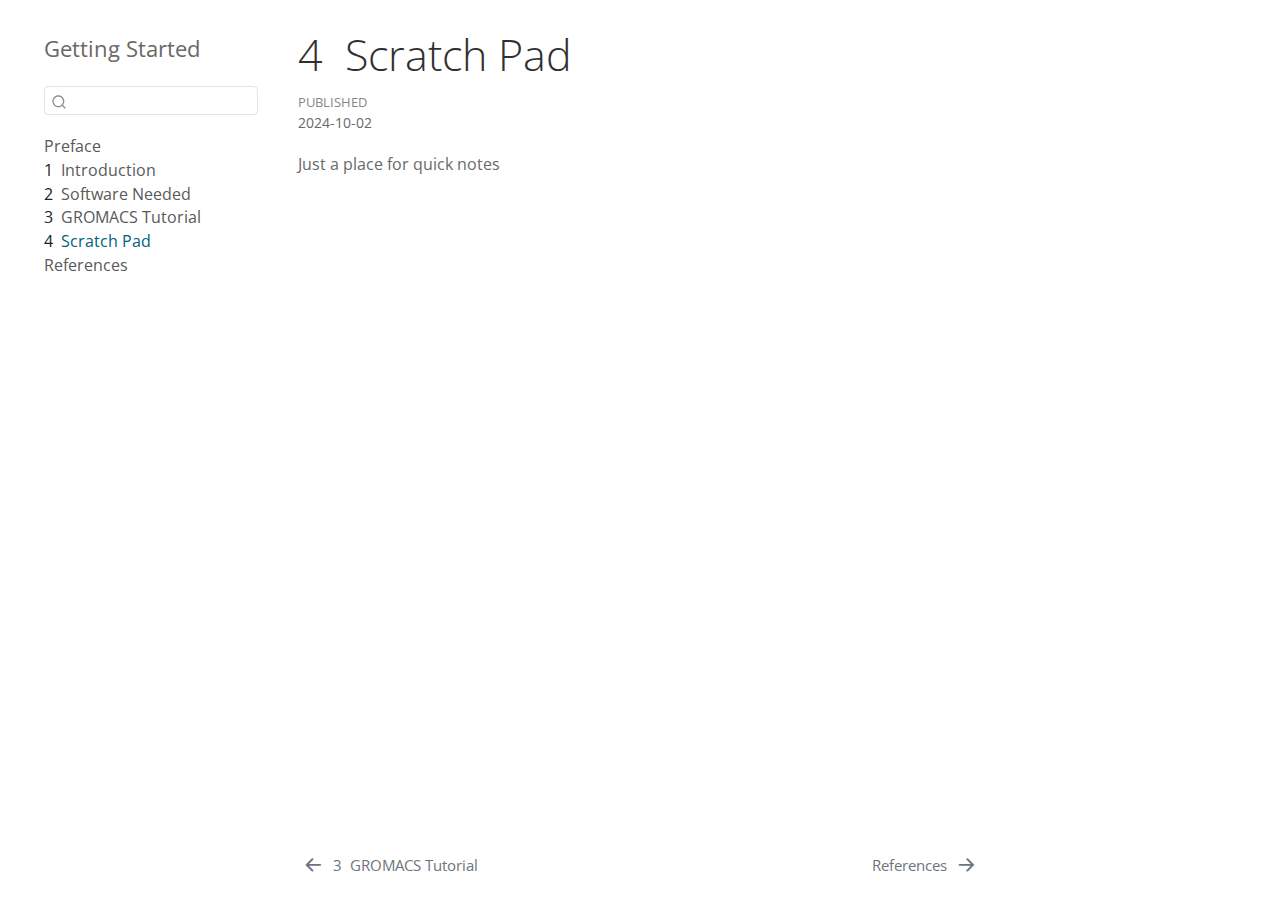
<file: scratch-pad.html>
<!DOCTYPE html>
<html xmlns="http://www.w3.org/1999/xhtml" lang="en" xml:lang="en"><head>

<meta charset="utf-8">
<meta name="generator" content="quarto-1.4.549">

<meta name="viewport" content="width=device-width, initial-scale=1.0, user-scalable=yes">

<meta name="dcterms.date" content="2024-10-02">

<title>Getting Started - 4&nbsp; Scratch Pad</title>
<style>
code{white-space: pre-wrap;}
span.smallcaps{font-variant: small-caps;}
div.columns{display: flex; gap: min(4vw, 1.5em);}
div.column{flex: auto; overflow-x: auto;}
div.hanging-indent{margin-left: 1.5em; text-indent: -1.5em;}
ul.task-list{list-style: none;}
ul.task-list li input[type="checkbox"] {
  width: 0.8em;
  margin: 0 0.8em 0.2em -1em; /* quarto-specific, see https://github.com/quarto-dev/quarto-cli/issues/4556 */ 
  vertical-align: middle;
}
</style>


<script src="site_libs/quarto-nav/quarto-nav.js"></script>
<script src="site_libs/quarto-nav/headroom.min.js"></script>
<script src="site_libs/clipboard/clipboard.min.js"></script>
<script src="site_libs/quarto-search/autocomplete.umd.js"></script>
<script src="site_libs/quarto-search/fuse.min.js"></script>
<script src="site_libs/quarto-search/quarto-search.js"></script>
<meta name="quarto:offset" content="./">
<link href="./references.html" rel="next">
<link href="./gromacs-tutorial.html" rel="prev">
<script src="site_libs/quarto-html/quarto.js"></script>
<script src="site_libs/quarto-html/popper.min.js"></script>
<script src="site_libs/quarto-html/tippy.umd.min.js"></script>
<script src="site_libs/quarto-html/anchor.min.js"></script>
<link href="site_libs/quarto-html/tippy.css" rel="stylesheet">
<link href="site_libs/quarto-html/quarto-syntax-highlighting.css" rel="stylesheet" id="quarto-text-highlighting-styles">
<script src="site_libs/bootstrap/bootstrap.min.js"></script>
<link href="site_libs/bootstrap/bootstrap-icons.css" rel="stylesheet">
<link href="site_libs/bootstrap/bootstrap.min.css" rel="stylesheet" id="quarto-bootstrap" data-mode="light">
<script id="quarto-search-options" type="application/json">{
  "location": "sidebar",
  "copy-button": false,
  "collapse-after": 3,
  "panel-placement": "start",
  "type": "textbox",
  "limit": 50,
  "keyboard-shortcut": [
    "f",
    "/",
    "s"
  ],
  "show-item-context": false,
  "language": {
    "search-no-results-text": "No results",
    "search-matching-documents-text": "matching documents",
    "search-copy-link-title": "Copy link to search",
    "search-hide-matches-text": "Hide additional matches",
    "search-more-match-text": "more match in this document",
    "search-more-matches-text": "more matches in this document",
    "search-clear-button-title": "Clear",
    "search-text-placeholder": "",
    "search-detached-cancel-button-title": "Cancel",
    "search-submit-button-title": "Submit",
    "search-label": "Search"
  }
}</script>


<link rel="stylesheet" href="styles.css">
</head>

<body class="nav-sidebar floating">

<div id="quarto-search-results"></div>
  <header id="quarto-header" class="headroom fixed-top">
  <nav class="quarto-secondary-nav">
    <div class="container-fluid d-flex">
      <button type="button" class="quarto-btn-toggle btn" data-bs-toggle="collapse" data-bs-target=".quarto-sidebar-collapse-item" aria-controls="quarto-sidebar" aria-expanded="false" aria-label="Toggle sidebar navigation" onclick="if (window.quartoToggleHeadroom) { window.quartoToggleHeadroom(); }">
        <i class="bi bi-layout-text-sidebar-reverse"></i>
      </button>
        <nav class="quarto-page-breadcrumbs" aria-label="breadcrumb"><ol class="breadcrumb"><li class="breadcrumb-item"><a href="./scratch-pad.html"><span class="chapter-number">4</span>&nbsp; <span class="chapter-title">Scratch Pad</span></a></li></ol></nav>
        <a class="flex-grow-1" role="button" data-bs-toggle="collapse" data-bs-target=".quarto-sidebar-collapse-item" aria-controls="quarto-sidebar" aria-expanded="false" aria-label="Toggle sidebar navigation" onclick="if (window.quartoToggleHeadroom) { window.quartoToggleHeadroom(); }">      
        </a>
      <button type="button" class="btn quarto-search-button" aria-label="" onclick="window.quartoOpenSearch();">
        <i class="bi bi-search"></i>
      </button>
    </div>
  </nav>
</header>
<!-- content -->
<div id="quarto-content" class="quarto-container page-columns page-rows-contents page-layout-article">
<!-- sidebar -->
  <nav id="quarto-sidebar" class="sidebar collapse collapse-horizontal quarto-sidebar-collapse-item sidebar-navigation floating overflow-auto">
    <div class="pt-lg-2 mt-2 text-left sidebar-header">
    <div class="sidebar-title mb-0 py-0">
      <a href="./">Getting Started</a> 
    </div>
      </div>
        <div class="mt-2 flex-shrink-0 align-items-center">
        <div class="sidebar-search">
        <div id="quarto-search" class="" title="Search"></div>
        </div>
        </div>
    <div class="sidebar-menu-container"> 
    <ul class="list-unstyled mt-1">
        <li class="sidebar-item">
  <div class="sidebar-item-container"> 
  <a href="./index.html" class="sidebar-item-text sidebar-link">
 <span class="menu-text">Preface</span></a>
  </div>
</li>
        <li class="sidebar-item">
  <div class="sidebar-item-container"> 
  <a href="./intro.html" class="sidebar-item-text sidebar-link">
 <span class="menu-text"><span class="chapter-number">1</span>&nbsp; <span class="chapter-title">Introduction</span></span></a>
  </div>
</li>
        <li class="sidebar-item">
  <div class="sidebar-item-container"> 
  <a href="./software-needed.html" class="sidebar-item-text sidebar-link">
 <span class="menu-text"><span class="chapter-number">2</span>&nbsp; <span class="chapter-title">Software Needed</span></span></a>
  </div>
</li>
        <li class="sidebar-item">
  <div class="sidebar-item-container"> 
  <a href="./gromacs-tutorial.html" class="sidebar-item-text sidebar-link">
 <span class="menu-text"><span class="chapter-number">3</span>&nbsp; <span class="chapter-title">GROMACS Tutorial</span></span></a>
  </div>
</li>
        <li class="sidebar-item">
  <div class="sidebar-item-container"> 
  <a href="./scratch-pad.html" class="sidebar-item-text sidebar-link active">
 <span class="menu-text"><span class="chapter-number">4</span>&nbsp; <span class="chapter-title">Scratch Pad</span></span></a>
  </div>
</li>
        <li class="sidebar-item">
  <div class="sidebar-item-container"> 
  <a href="./references.html" class="sidebar-item-text sidebar-link">
 <span class="menu-text">References</span></a>
  </div>
</li>
    </ul>
    </div>
</nav>
<div id="quarto-sidebar-glass" class="quarto-sidebar-collapse-item" data-bs-toggle="collapse" data-bs-target=".quarto-sidebar-collapse-item"></div>
<!-- margin-sidebar -->
    <div id="quarto-margin-sidebar" class="sidebar margin-sidebar">
        
    </div>
<!-- main -->
<main class="content" id="quarto-document-content">

<header id="title-block-header" class="quarto-title-block default">
<div class="quarto-title">
<h1 class="title"><span class="chapter-number">4</span>&nbsp; <span class="chapter-title">Scratch Pad</span></h1>
</div>



<div class="quarto-title-meta">

    
    <div>
    <div class="quarto-title-meta-heading">Published</div>
    <div class="quarto-title-meta-contents">
      <p class="date">2024-10-02</p>
    </div>
  </div>
  
    
  </div>
  


</header>


<p>Just a place for quick notes</p>



</main> <!-- /main -->
<script id="quarto-html-after-body" type="application/javascript">
window.document.addEventListener("DOMContentLoaded", function (event) {
  const toggleBodyColorMode = (bsSheetEl) => {
    const mode = bsSheetEl.getAttribute("data-mode");
    const bodyEl = window.document.querySelector("body");
    if (mode === "dark") {
      bodyEl.classList.add("quarto-dark");
      bodyEl.classList.remove("quarto-light");
    } else {
      bodyEl.classList.add("quarto-light");
      bodyEl.classList.remove("quarto-dark");
    }
  }
  const toggleBodyColorPrimary = () => {
    const bsSheetEl = window.document.querySelector("link#quarto-bootstrap");
    if (bsSheetEl) {
      toggleBodyColorMode(bsSheetEl);
    }
  }
  toggleBodyColorPrimary();  
  const icon = "";
  const anchorJS = new window.AnchorJS();
  anchorJS.options = {
    placement: 'right',
    icon: icon
  };
  anchorJS.add('.anchored');
  const isCodeAnnotation = (el) => {
    for (const clz of el.classList) {
      if (clz.startsWith('code-annotation-')) {                     
        return true;
      }
    }
    return false;
  }
  const clipboard = new window.ClipboardJS('.code-copy-button', {
    text: function(trigger) {
      const codeEl = trigger.previousElementSibling.cloneNode(true);
      for (const childEl of codeEl.children) {
        if (isCodeAnnotation(childEl)) {
          childEl.remove();
        }
      }
      return codeEl.innerText;
    }
  });
  clipboard.on('success', function(e) {
    // button target
    const button = e.trigger;
    // don't keep focus
    button.blur();
    // flash "checked"
    button.classList.add('code-copy-button-checked');
    var currentTitle = button.getAttribute("title");
    button.setAttribute("title", "Copied!");
    let tooltip;
    if (window.bootstrap) {
      button.setAttribute("data-bs-toggle", "tooltip");
      button.setAttribute("data-bs-placement", "left");
      button.setAttribute("data-bs-title", "Copied!");
      tooltip = new bootstrap.Tooltip(button, 
        { trigger: "manual", 
          customClass: "code-copy-button-tooltip",
          offset: [0, -8]});
      tooltip.show();    
    }
    setTimeout(function() {
      if (tooltip) {
        tooltip.hide();
        button.removeAttribute("data-bs-title");
        button.removeAttribute("data-bs-toggle");
        button.removeAttribute("data-bs-placement");
      }
      button.setAttribute("title", currentTitle);
      button.classList.remove('code-copy-button-checked');
    }, 1000);
    // clear code selection
    e.clearSelection();
  });
  function tippyHover(el, contentFn, onTriggerFn, onUntriggerFn) {
    const config = {
      allowHTML: true,
      maxWidth: 500,
      delay: 100,
      arrow: false,
      appendTo: function(el) {
          return el.parentElement;
      },
      interactive: true,
      interactiveBorder: 10,
      theme: 'quarto',
      placement: 'bottom-start',
    };
    if (contentFn) {
      config.content = contentFn;
    }
    if (onTriggerFn) {
      config.onTrigger = onTriggerFn;
    }
    if (onUntriggerFn) {
      config.onUntrigger = onUntriggerFn;
    }
    window.tippy(el, config); 
  }
  const noterefs = window.document.querySelectorAll('a[role="doc-noteref"]');
  for (var i=0; i<noterefs.length; i++) {
    const ref = noterefs[i];
    tippyHover(ref, function() {
      // use id or data attribute instead here
      let href = ref.getAttribute('data-footnote-href') || ref.getAttribute('href');
      try { href = new URL(href).hash; } catch {}
      const id = href.replace(/^#\/?/, "");
      const note = window.document.getElementById(id);
      return note.innerHTML;
    });
  }
  const xrefs = window.document.querySelectorAll('a.quarto-xref');
  const processXRef = (id, note) => {
    // Strip column container classes
    const stripColumnClz = (el) => {
      el.classList.remove("page-full", "page-columns");
      if (el.children) {
        for (const child of el.children) {
          stripColumnClz(child);
        }
      }
    }
    stripColumnClz(note)
    if (id === null || id.startsWith('sec-')) {
      // Special case sections, only their first couple elements
      const container = document.createElement("div");
      if (note.children && note.children.length > 2) {
        container.appendChild(note.children[0].cloneNode(true));
        for (let i = 1; i < note.children.length; i++) {
          const child = note.children[i];
          if (child.tagName === "P" && child.innerText === "") {
            continue;
          } else {
            container.appendChild(child.cloneNode(true));
            break;
          }
        }
        if (window.Quarto?.typesetMath) {
          window.Quarto.typesetMath(container);
        }
        return container.innerHTML
      } else {
        if (window.Quarto?.typesetMath) {
          window.Quarto.typesetMath(note);
        }
        return note.innerHTML;
      }
    } else {
      // Remove any anchor links if they are present
      const anchorLink = note.querySelector('a.anchorjs-link');
      if (anchorLink) {
        anchorLink.remove();
      }
      if (window.Quarto?.typesetMath) {
        window.Quarto.typesetMath(note);
      }
      // TODO in 1.5, we should make sure this works without a callout special case
      if (note.classList.contains("callout")) {
        return note.outerHTML;
      } else {
        return note.innerHTML;
      }
    }
  }
  for (var i=0; i<xrefs.length; i++) {
    const xref = xrefs[i];
    tippyHover(xref, undefined, function(instance) {
      instance.disable();
      let url = xref.getAttribute('href');
      let hash = undefined; 
      if (url.startsWith('#')) {
        hash = url;
      } else {
        try { hash = new URL(url).hash; } catch {}
      }
      if (hash) {
        const id = hash.replace(/^#\/?/, "");
        const note = window.document.getElementById(id);
        if (note !== null) {
          try {
            const html = processXRef(id, note.cloneNode(true));
            instance.setContent(html);
          } finally {
            instance.enable();
            instance.show();
          }
        } else {
          // See if we can fetch this
          fetch(url.split('#')[0])
          .then(res => res.text())
          .then(html => {
            const parser = new DOMParser();
            const htmlDoc = parser.parseFromString(html, "text/html");
            const note = htmlDoc.getElementById(id);
            if (note !== null) {
              const html = processXRef(id, note);
              instance.setContent(html);
            } 
          }).finally(() => {
            instance.enable();
            instance.show();
          });
        }
      } else {
        // See if we can fetch a full url (with no hash to target)
        // This is a special case and we should probably do some content thinning / targeting
        fetch(url)
        .then(res => res.text())
        .then(html => {
          const parser = new DOMParser();
          const htmlDoc = parser.parseFromString(html, "text/html");
          const note = htmlDoc.querySelector('main.content');
          if (note !== null) {
            // This should only happen for chapter cross references
            // (since there is no id in the URL)
            // remove the first header
            if (note.children.length > 0 && note.children[0].tagName === "HEADER") {
              note.children[0].remove();
            }
            const html = processXRef(null, note);
            instance.setContent(html);
          } 
        }).finally(() => {
          instance.enable();
          instance.show();
        });
      }
    }, function(instance) {
    });
  }
      let selectedAnnoteEl;
      const selectorForAnnotation = ( cell, annotation) => {
        let cellAttr = 'data-code-cell="' + cell + '"';
        let lineAttr = 'data-code-annotation="' +  annotation + '"';
        const selector = 'span[' + cellAttr + '][' + lineAttr + ']';
        return selector;
      }
      const selectCodeLines = (annoteEl) => {
        const doc = window.document;
        const targetCell = annoteEl.getAttribute("data-target-cell");
        const targetAnnotation = annoteEl.getAttribute("data-target-annotation");
        const annoteSpan = window.document.querySelector(selectorForAnnotation(targetCell, targetAnnotation));
        const lines = annoteSpan.getAttribute("data-code-lines").split(",");
        const lineIds = lines.map((line) => {
          return targetCell + "-" + line;
        })
        let top = null;
        let height = null;
        let parent = null;
        if (lineIds.length > 0) {
            //compute the position of the single el (top and bottom and make a div)
            const el = window.document.getElementById(lineIds[0]);
            top = el.offsetTop;
            height = el.offsetHeight;
            parent = el.parentElement.parentElement;
          if (lineIds.length > 1) {
            const lastEl = window.document.getElementById(lineIds[lineIds.length - 1]);
            const bottom = lastEl.offsetTop + lastEl.offsetHeight;
            height = bottom - top;
          }
          if (top !== null && height !== null && parent !== null) {
            // cook up a div (if necessary) and position it 
            let div = window.document.getElementById("code-annotation-line-highlight");
            if (div === null) {
              div = window.document.createElement("div");
              div.setAttribute("id", "code-annotation-line-highlight");
              div.style.position = 'absolute';
              parent.appendChild(div);
            }
            div.style.top = top - 2 + "px";
            div.style.height = height + 4 + "px";
            div.style.left = 0;
            let gutterDiv = window.document.getElementById("code-annotation-line-highlight-gutter");
            if (gutterDiv === null) {
              gutterDiv = window.document.createElement("div");
              gutterDiv.setAttribute("id", "code-annotation-line-highlight-gutter");
              gutterDiv.style.position = 'absolute';
              const codeCell = window.document.getElementById(targetCell);
              const gutter = codeCell.querySelector('.code-annotation-gutter');
              gutter.appendChild(gutterDiv);
            }
            gutterDiv.style.top = top - 2 + "px";
            gutterDiv.style.height = height + 4 + "px";
          }
          selectedAnnoteEl = annoteEl;
        }
      };
      const unselectCodeLines = () => {
        const elementsIds = ["code-annotation-line-highlight", "code-annotation-line-highlight-gutter"];
        elementsIds.forEach((elId) => {
          const div = window.document.getElementById(elId);
          if (div) {
            div.remove();
          }
        });
        selectedAnnoteEl = undefined;
      };
        // Handle positioning of the toggle
    window.addEventListener(
      "resize",
      throttle(() => {
        elRect = undefined;
        if (selectedAnnoteEl) {
          selectCodeLines(selectedAnnoteEl);
        }
      }, 10)
    );
    function throttle(fn, ms) {
    let throttle = false;
    let timer;
      return (...args) => {
        if(!throttle) { // first call gets through
            fn.apply(this, args);
            throttle = true;
        } else { // all the others get throttled
            if(timer) clearTimeout(timer); // cancel #2
            timer = setTimeout(() => {
              fn.apply(this, args);
              timer = throttle = false;
            }, ms);
        }
      };
    }
      // Attach click handler to the DT
      const annoteDls = window.document.querySelectorAll('dt[data-target-cell]');
      for (const annoteDlNode of annoteDls) {
        annoteDlNode.addEventListener('click', (event) => {
          const clickedEl = event.target;
          if (clickedEl !== selectedAnnoteEl) {
            unselectCodeLines();
            const activeEl = window.document.querySelector('dt[data-target-cell].code-annotation-active');
            if (activeEl) {
              activeEl.classList.remove('code-annotation-active');
            }
            selectCodeLines(clickedEl);
            clickedEl.classList.add('code-annotation-active');
          } else {
            // Unselect the line
            unselectCodeLines();
            clickedEl.classList.remove('code-annotation-active');
          }
        });
      }
  const findCites = (el) => {
    const parentEl = el.parentElement;
    if (parentEl) {
      const cites = parentEl.dataset.cites;
      if (cites) {
        return {
          el,
          cites: cites.split(' ')
        };
      } else {
        return findCites(el.parentElement)
      }
    } else {
      return undefined;
    }
  };
  var bibliorefs = window.document.querySelectorAll('a[role="doc-biblioref"]');
  for (var i=0; i<bibliorefs.length; i++) {
    const ref = bibliorefs[i];
    const citeInfo = findCites(ref);
    if (citeInfo) {
      tippyHover(citeInfo.el, function() {
        var popup = window.document.createElement('div');
        citeInfo.cites.forEach(function(cite) {
          var citeDiv = window.document.createElement('div');
          citeDiv.classList.add('hanging-indent');
          citeDiv.classList.add('csl-entry');
          var biblioDiv = window.document.getElementById('ref-' + cite);
          if (biblioDiv) {
            citeDiv.innerHTML = biblioDiv.innerHTML;
          }
          popup.appendChild(citeDiv);
        });
        return popup.innerHTML;
      });
    }
  }
});
</script>
<nav class="page-navigation">
  <div class="nav-page nav-page-previous">
      <a href="./gromacs-tutorial.html" class="pagination-link  aria-label=" &lt;span="" tutorial&lt;="" span&gt;"="">
        <i class="bi bi-arrow-left-short"></i> <span class="nav-page-text"><span class="chapter-number">3</span>&nbsp; <span class="chapter-title">GROMACS Tutorial</span></span>
      </a>          
  </div>
  <div class="nav-page nav-page-next">
      <a href="./references.html" class="pagination-link" aria-label="References">
        <span class="nav-page-text">References</span> <i class="bi bi-arrow-right-short"></i>
      </a>
  </div>
</nav>
</div> <!-- /content -->




</body></html>
</file>
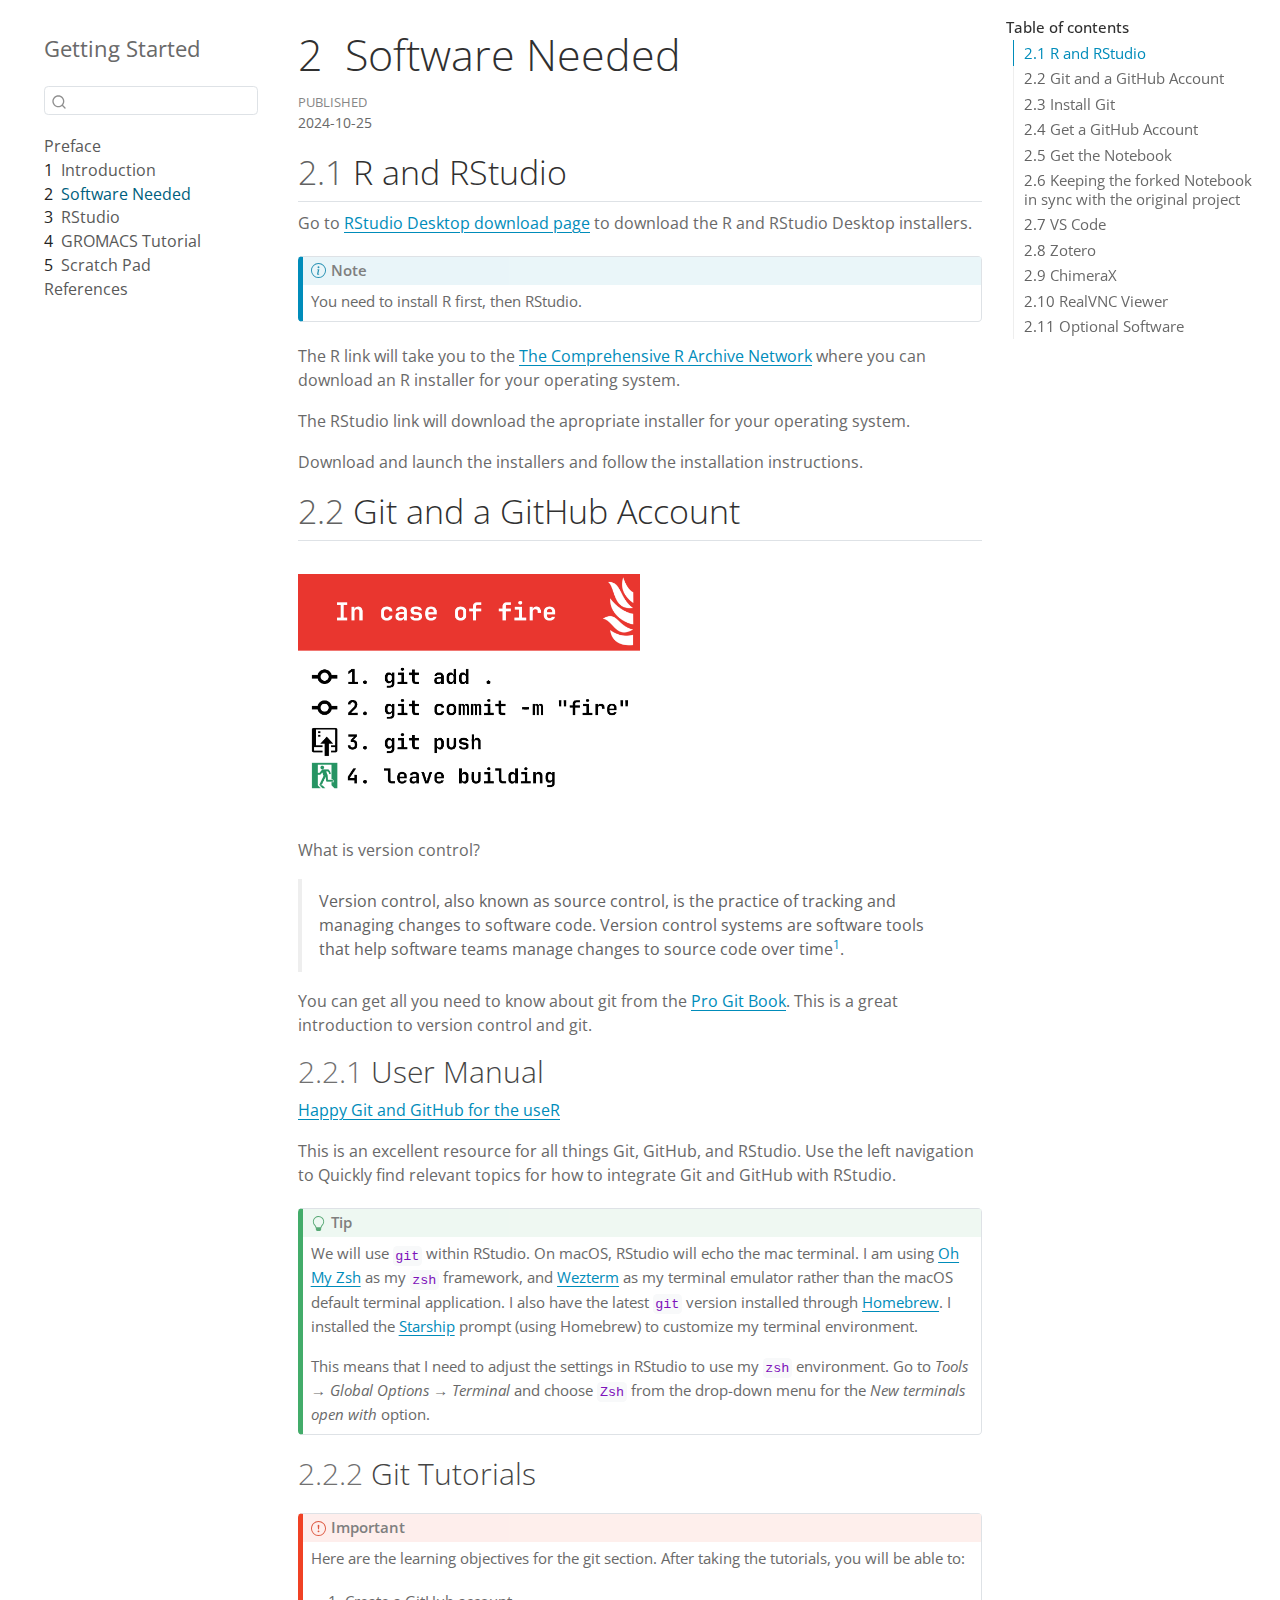
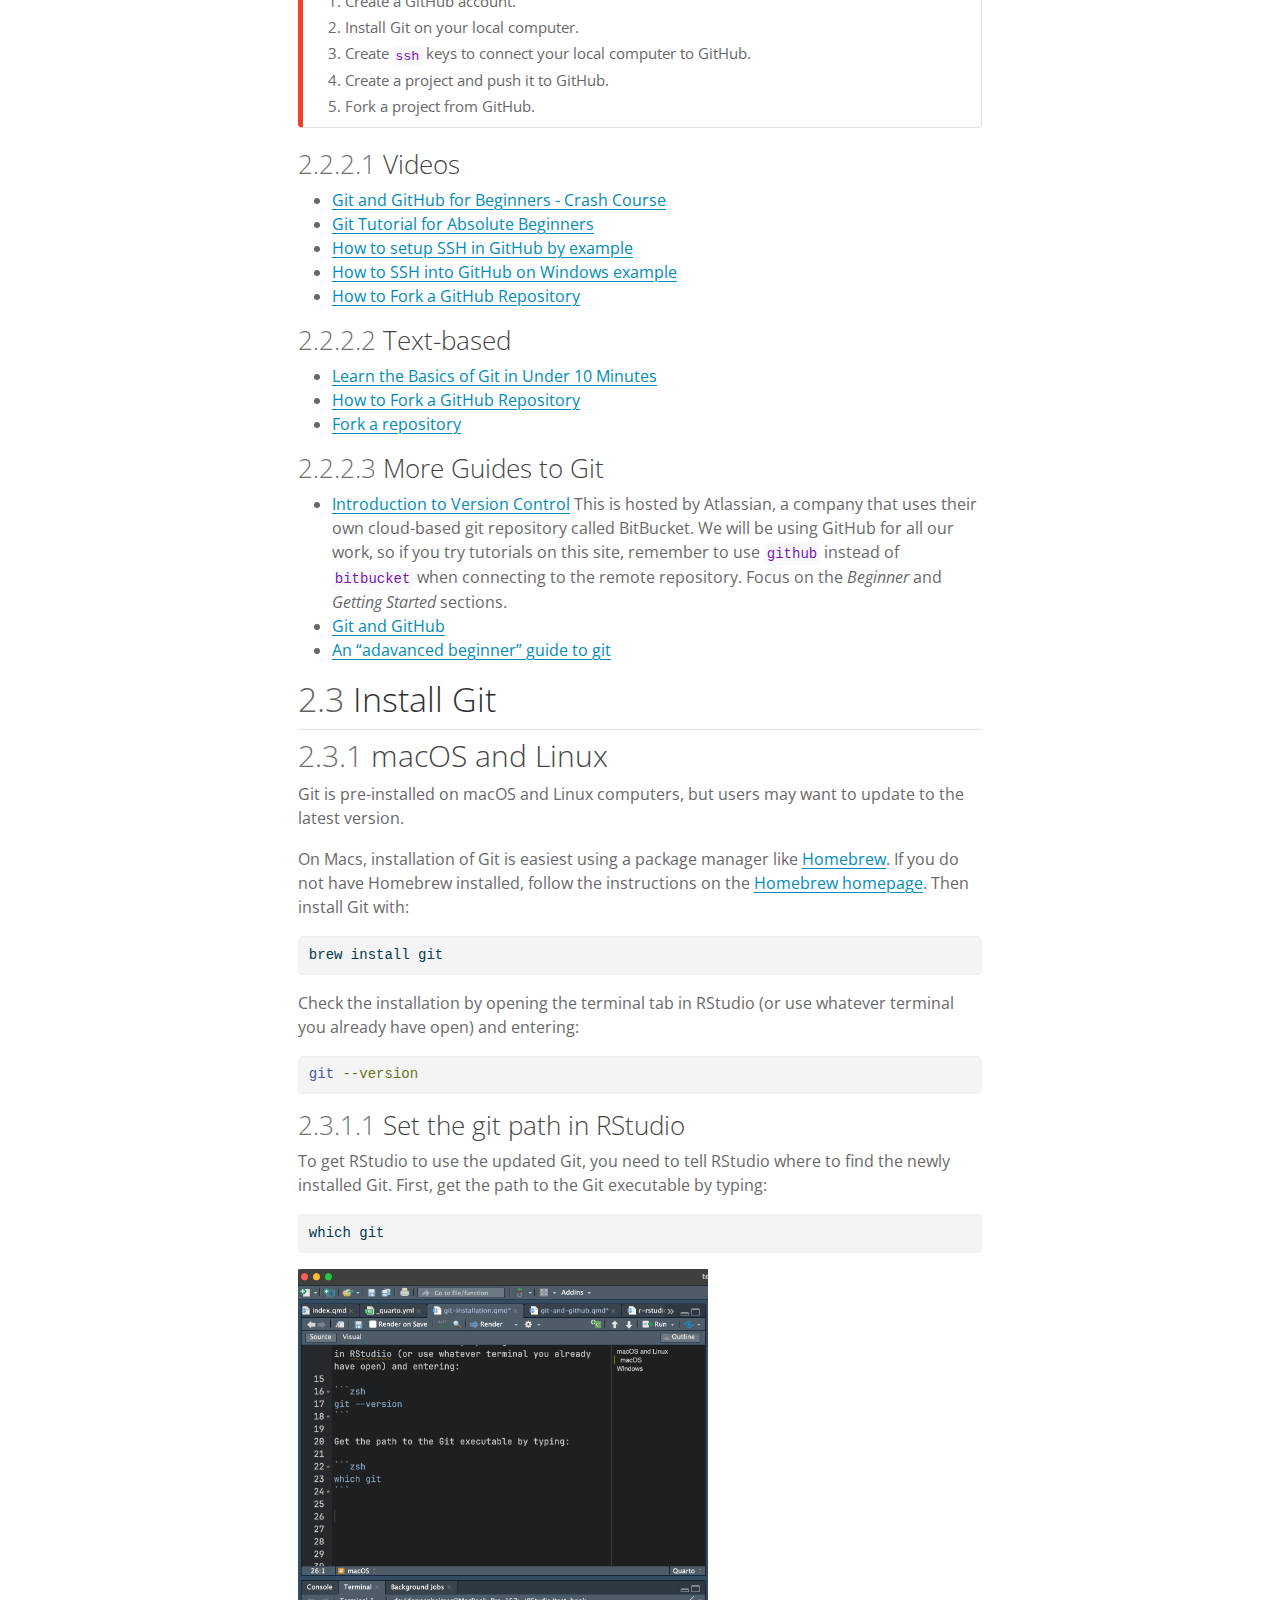
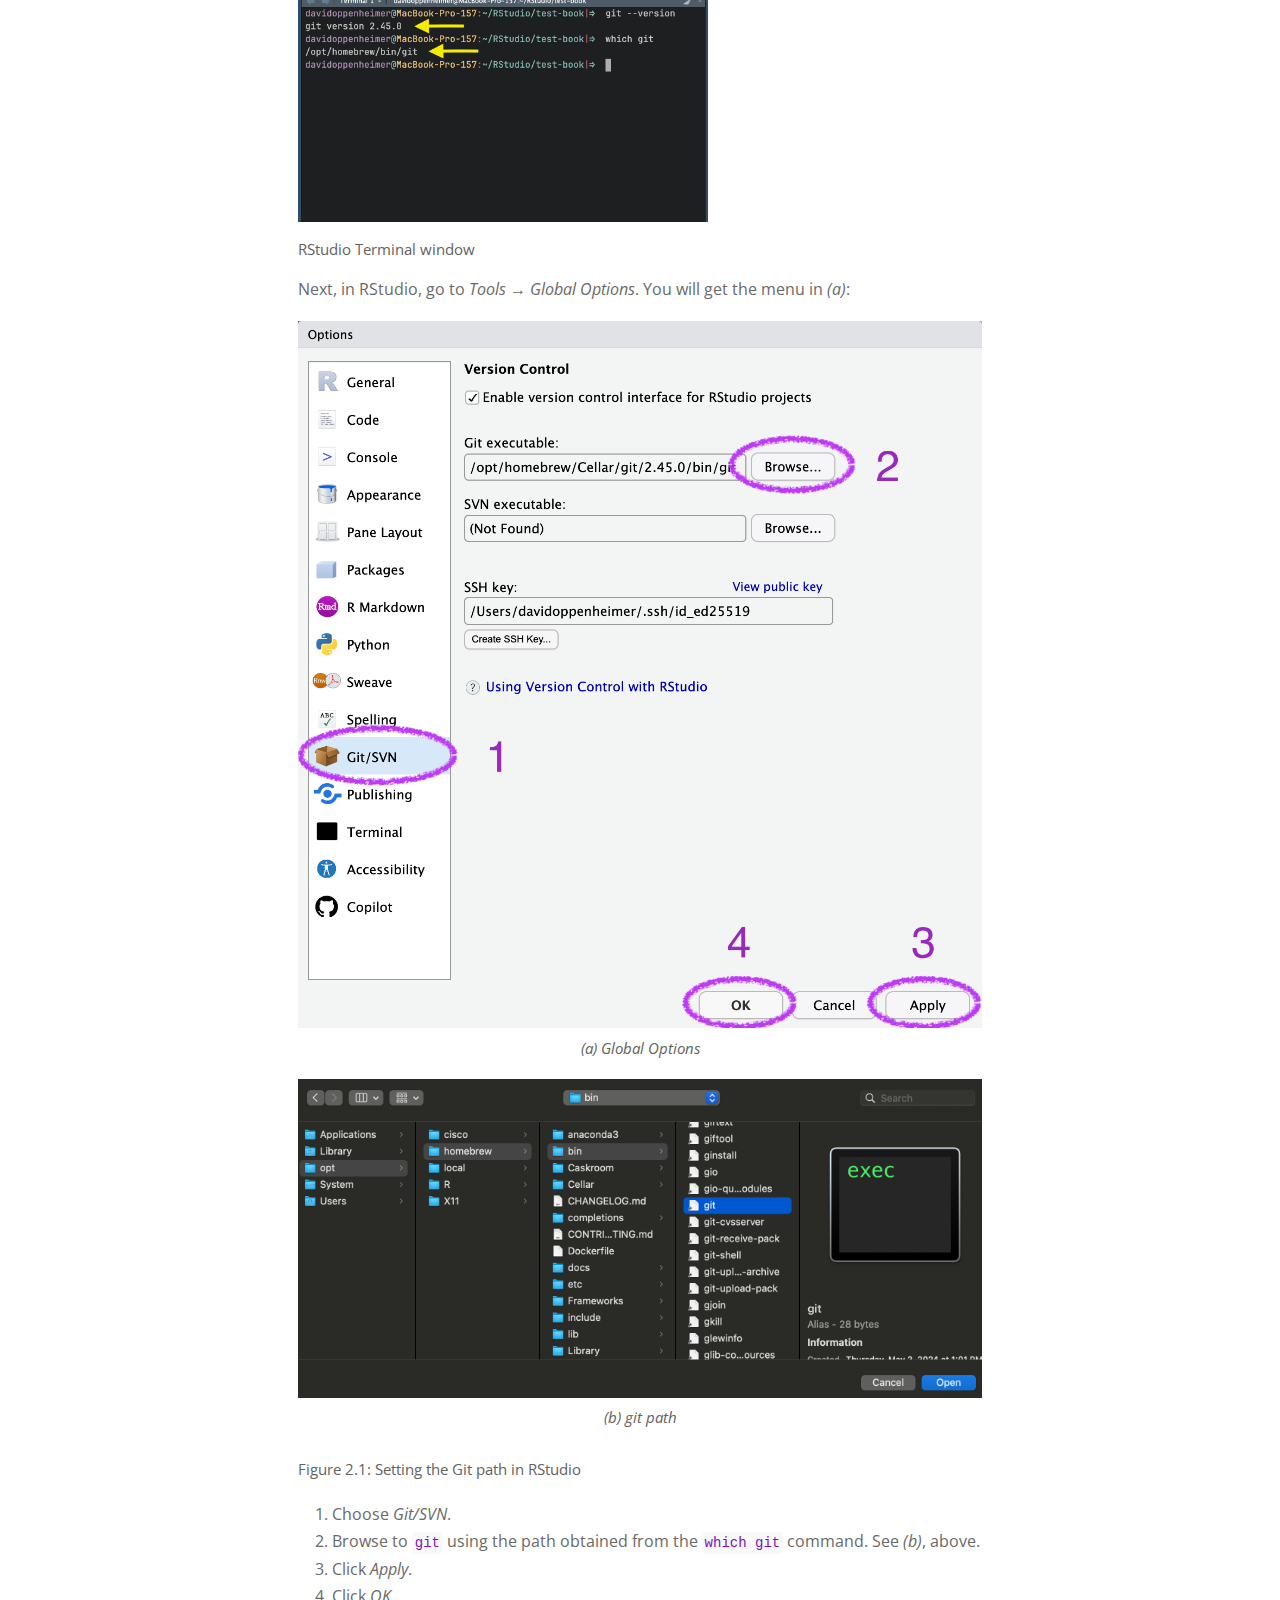
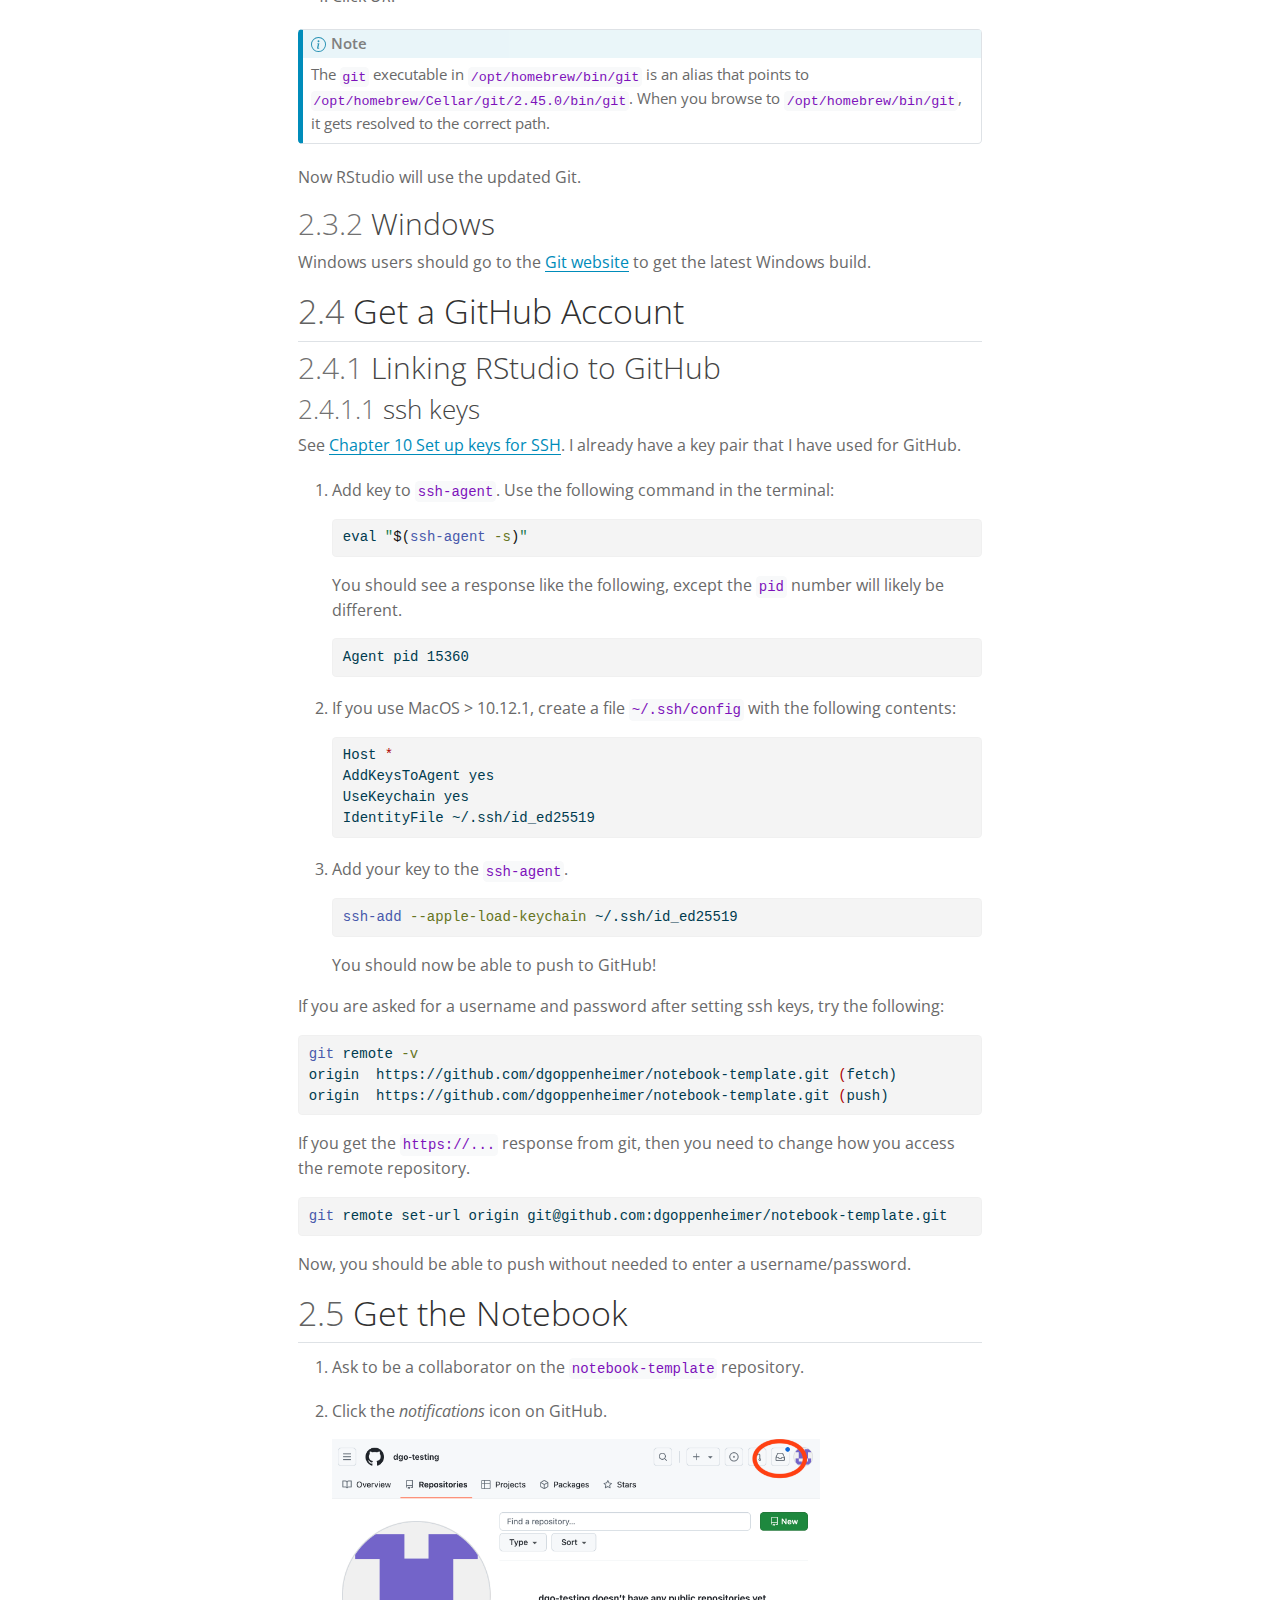
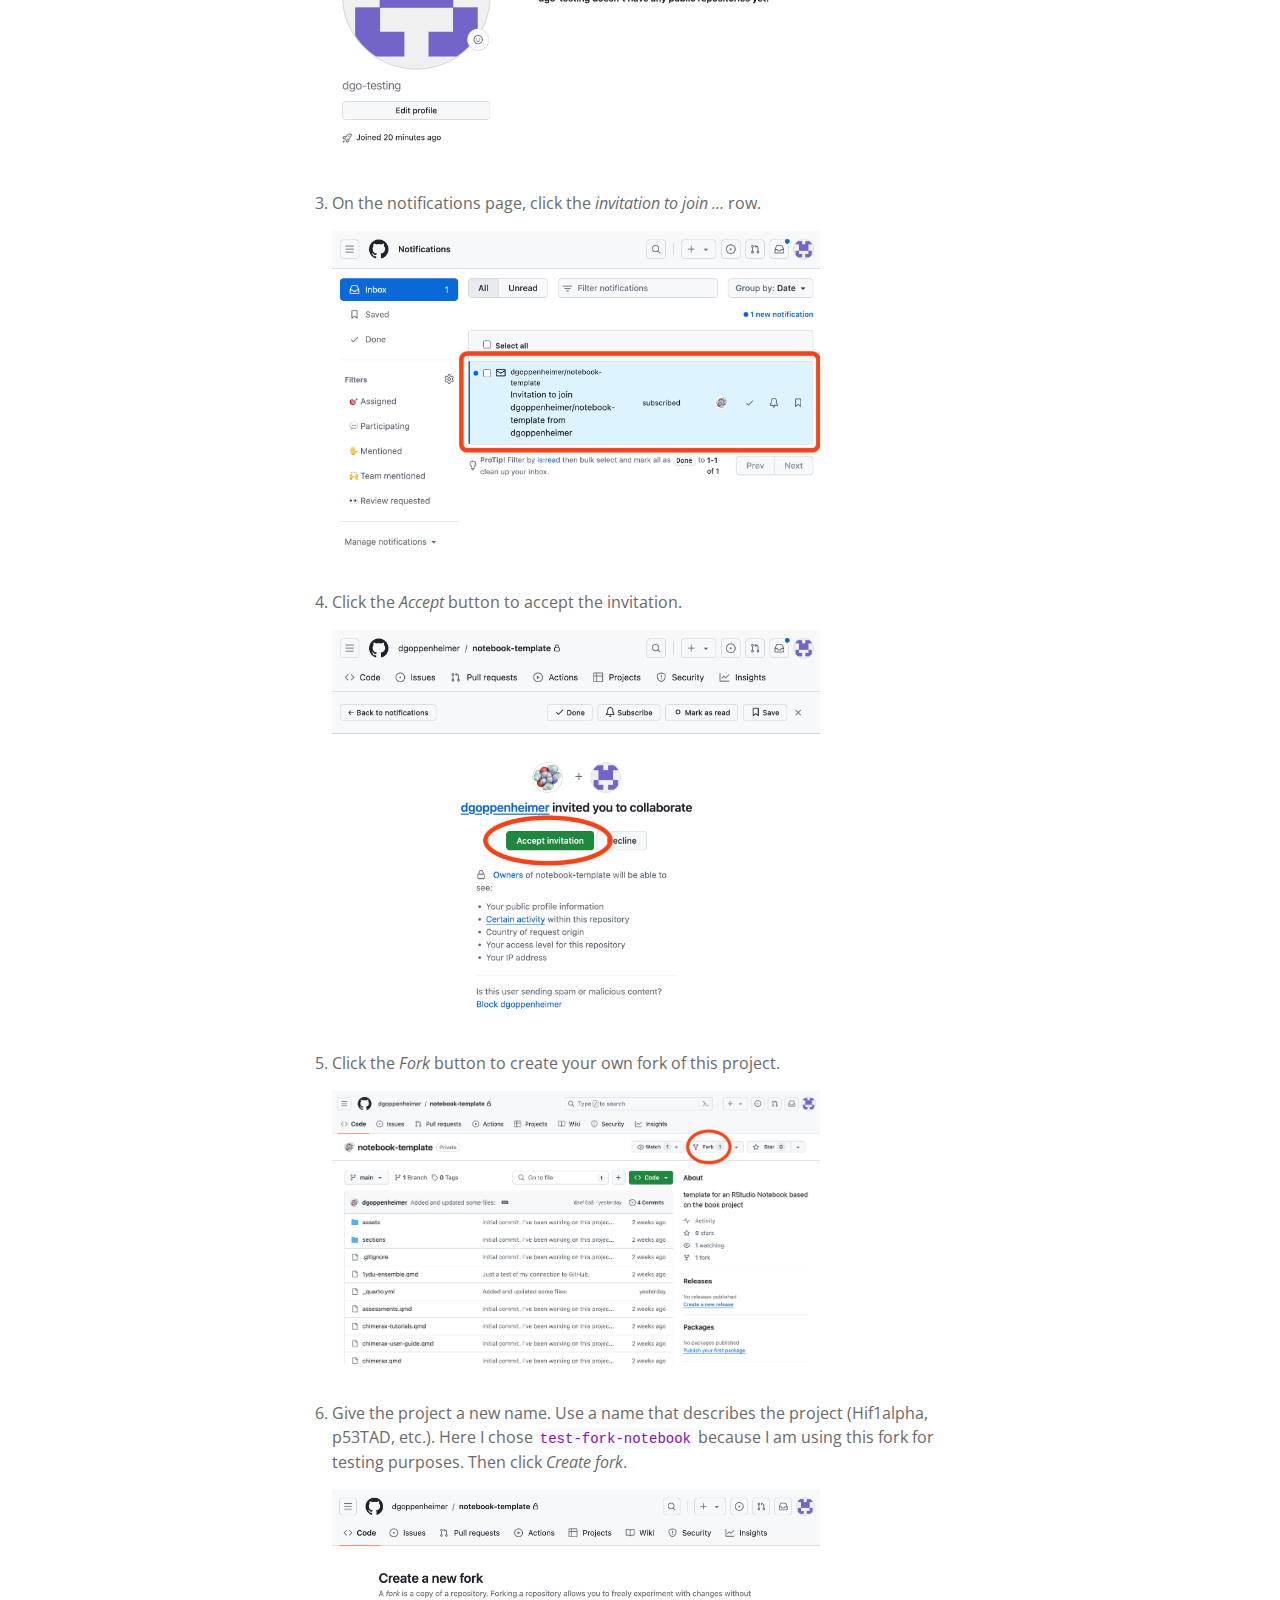
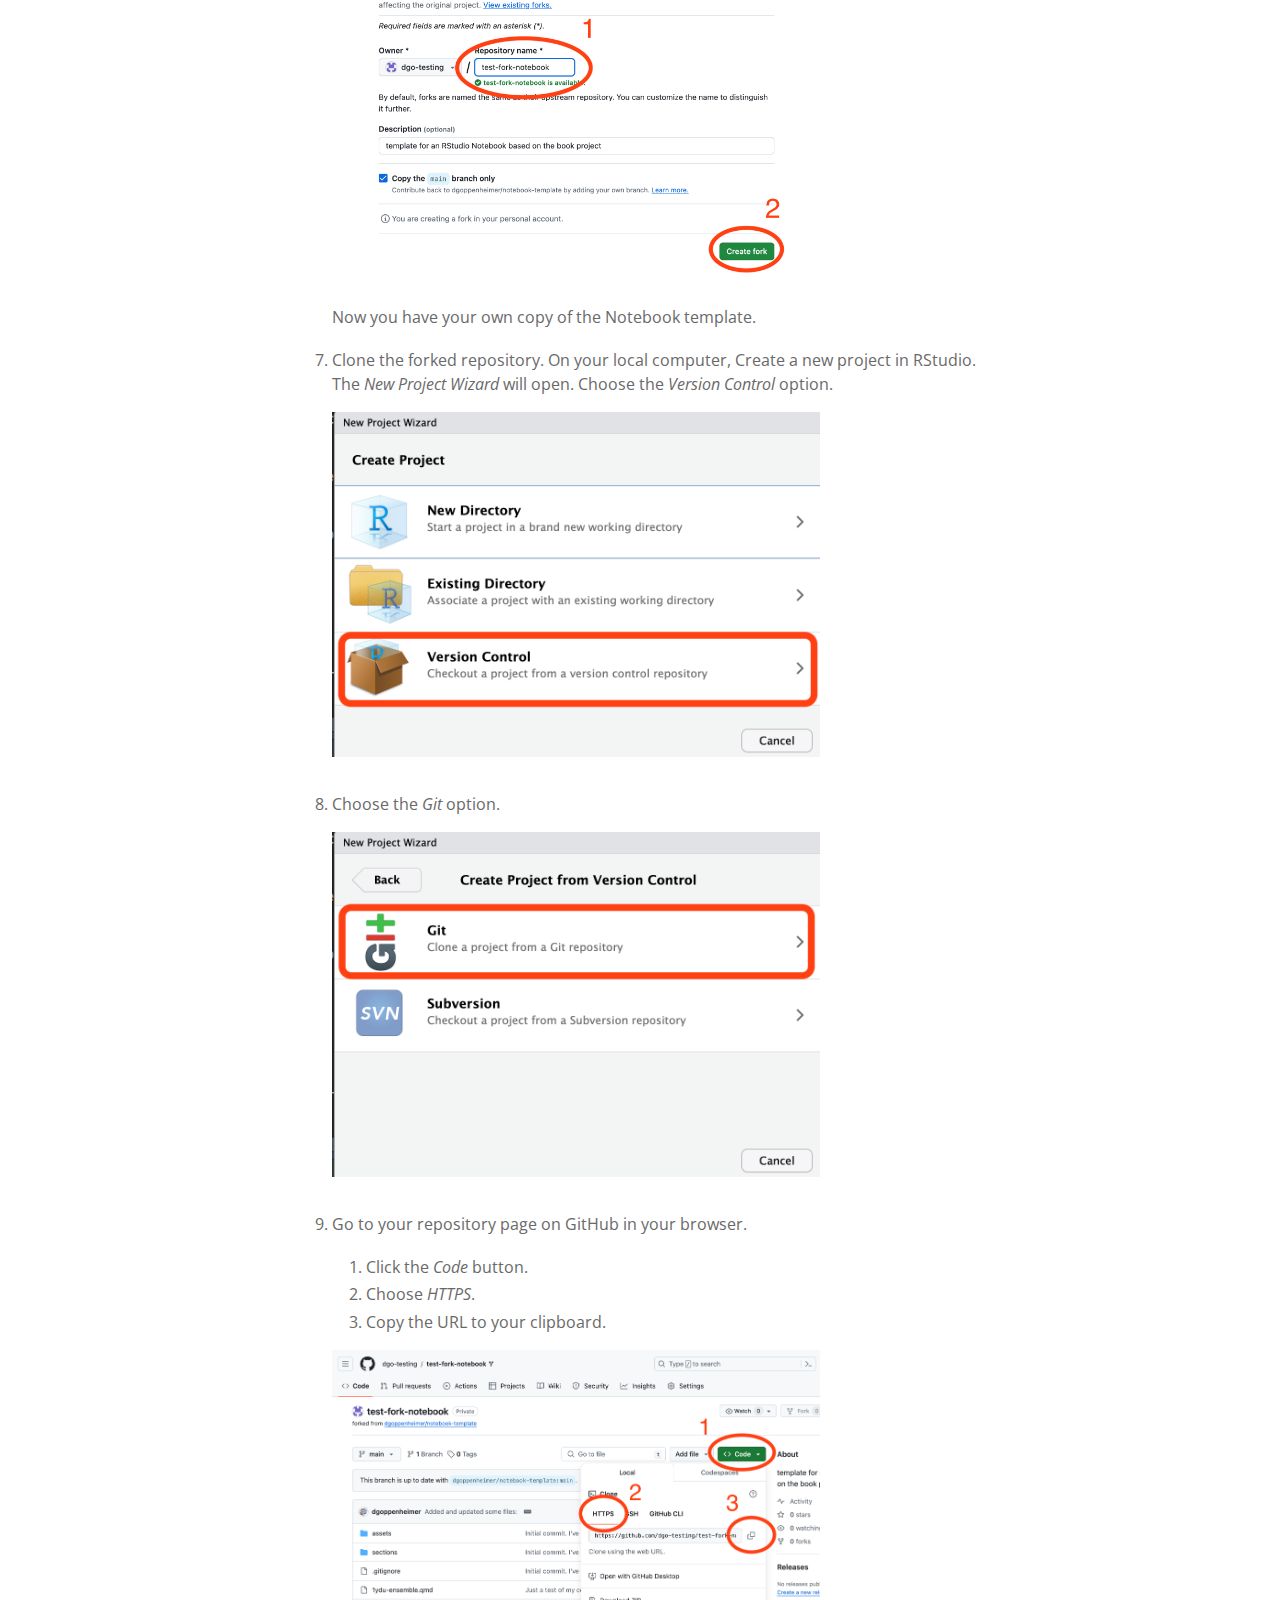
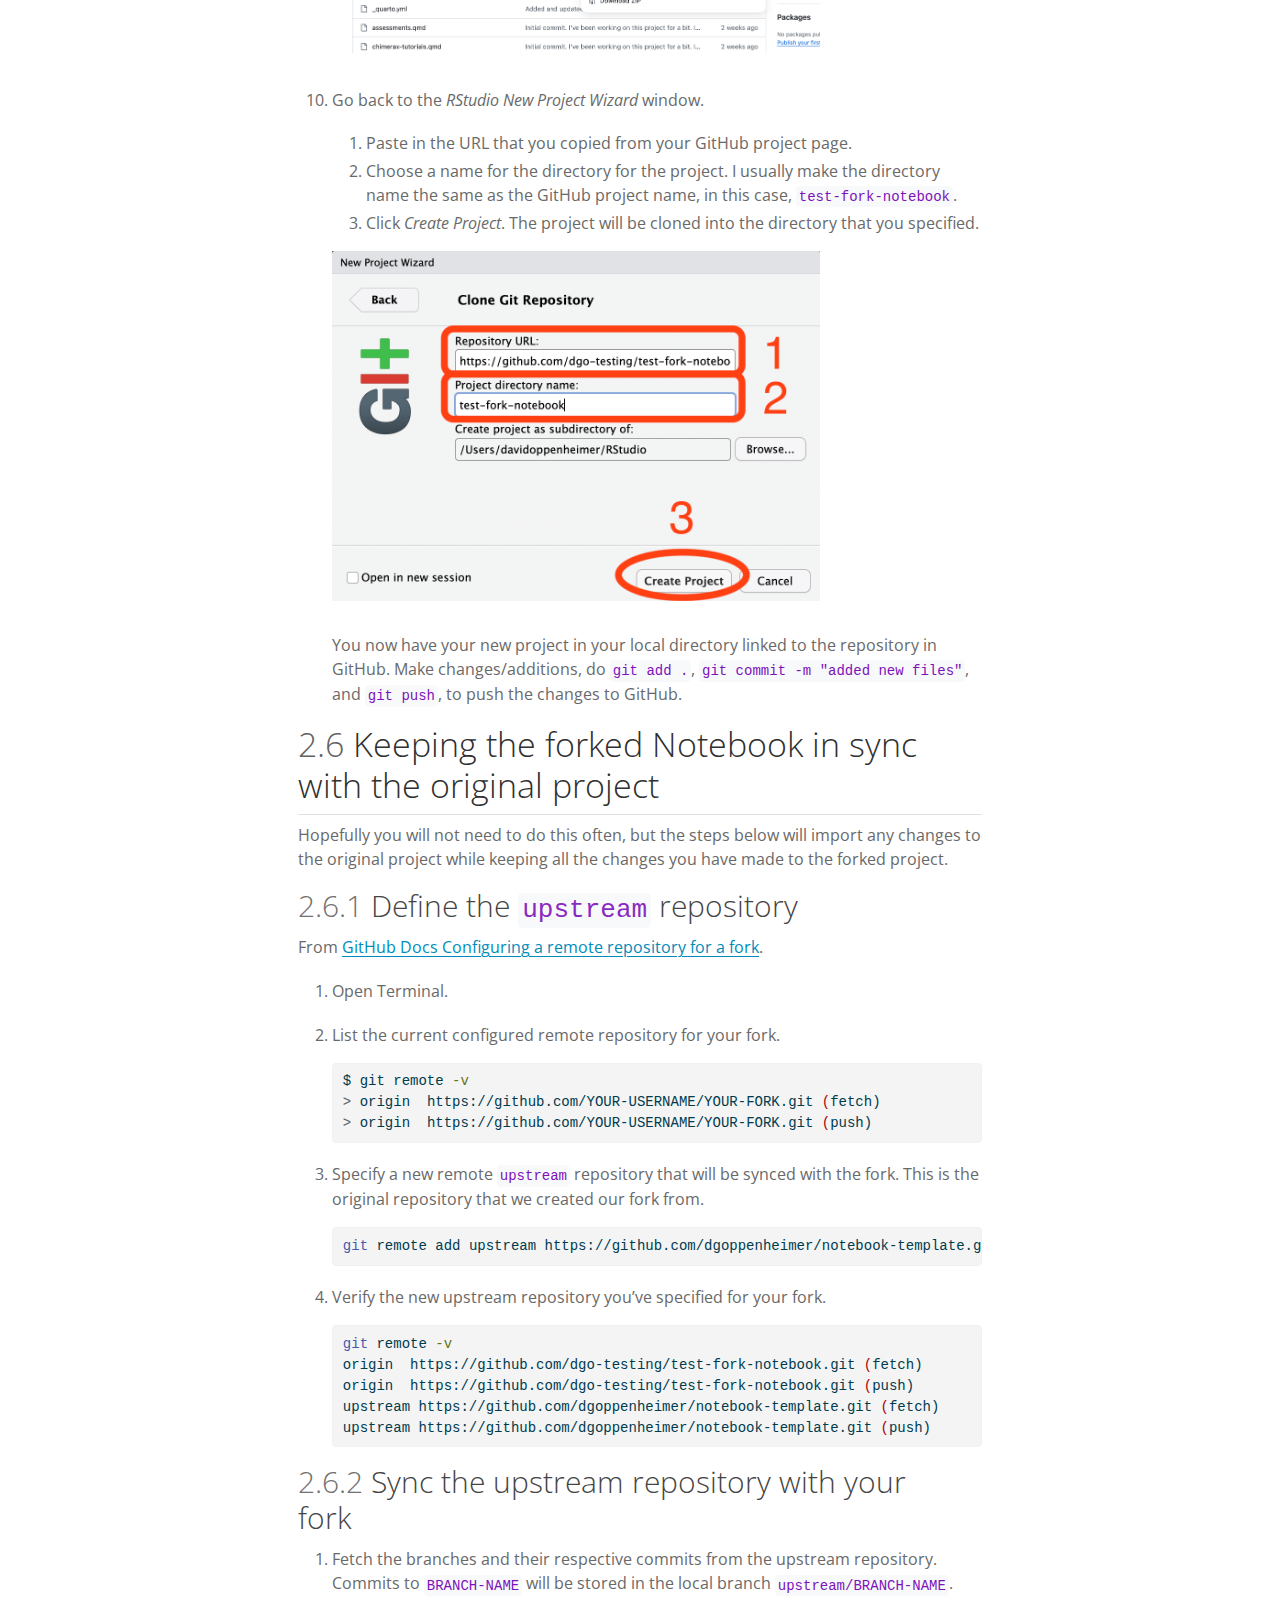
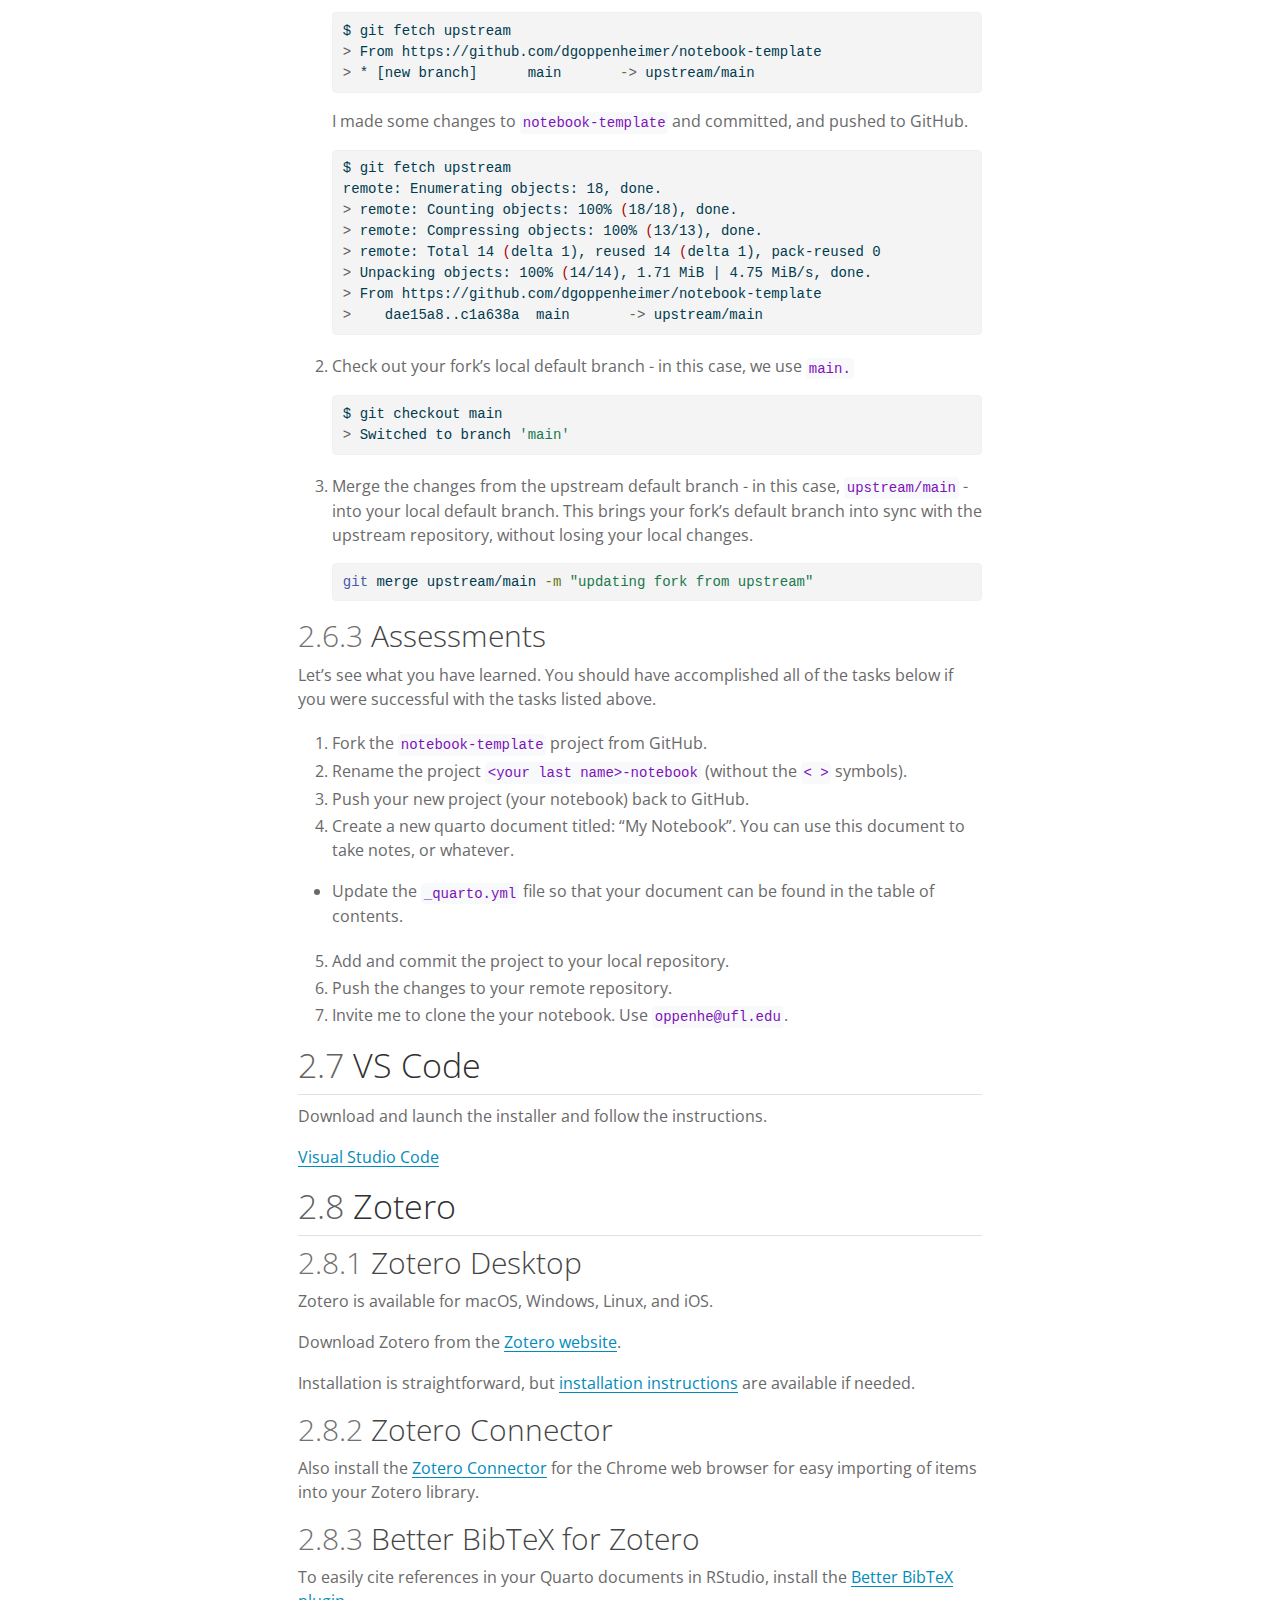
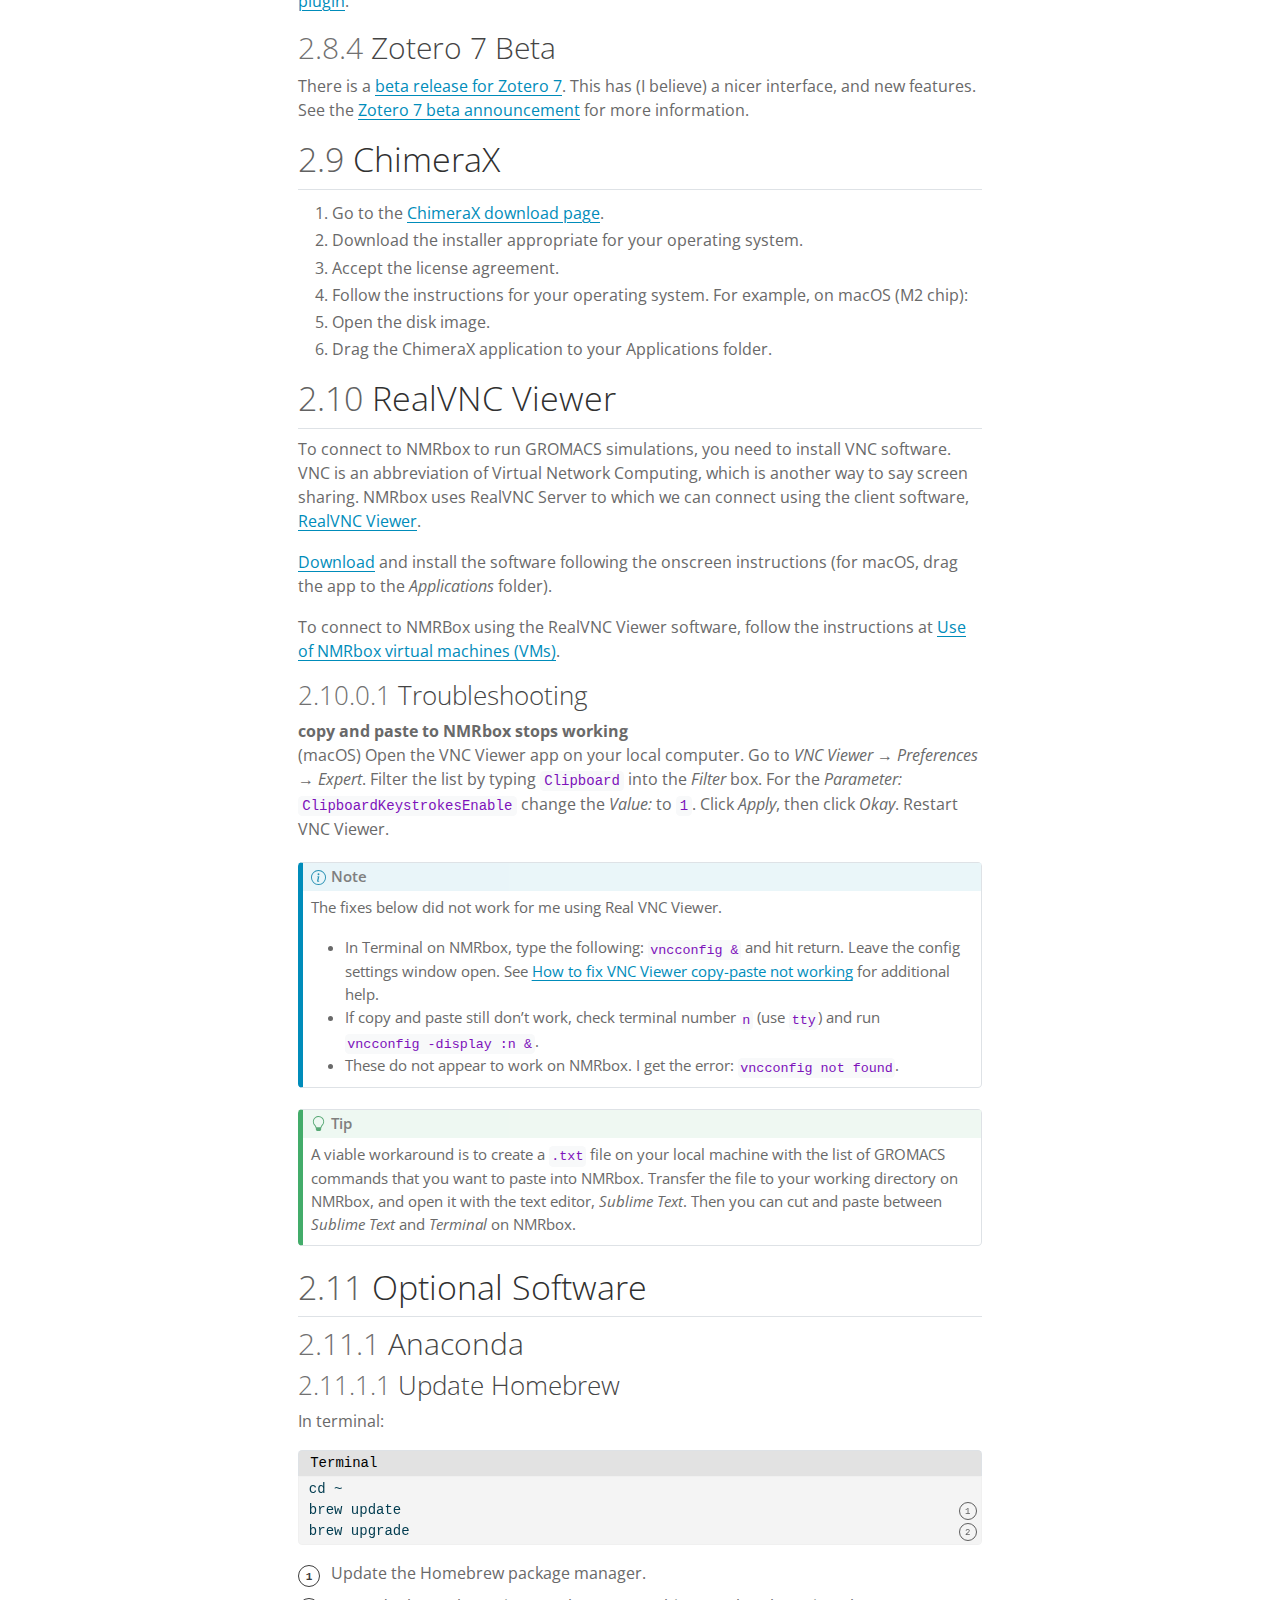
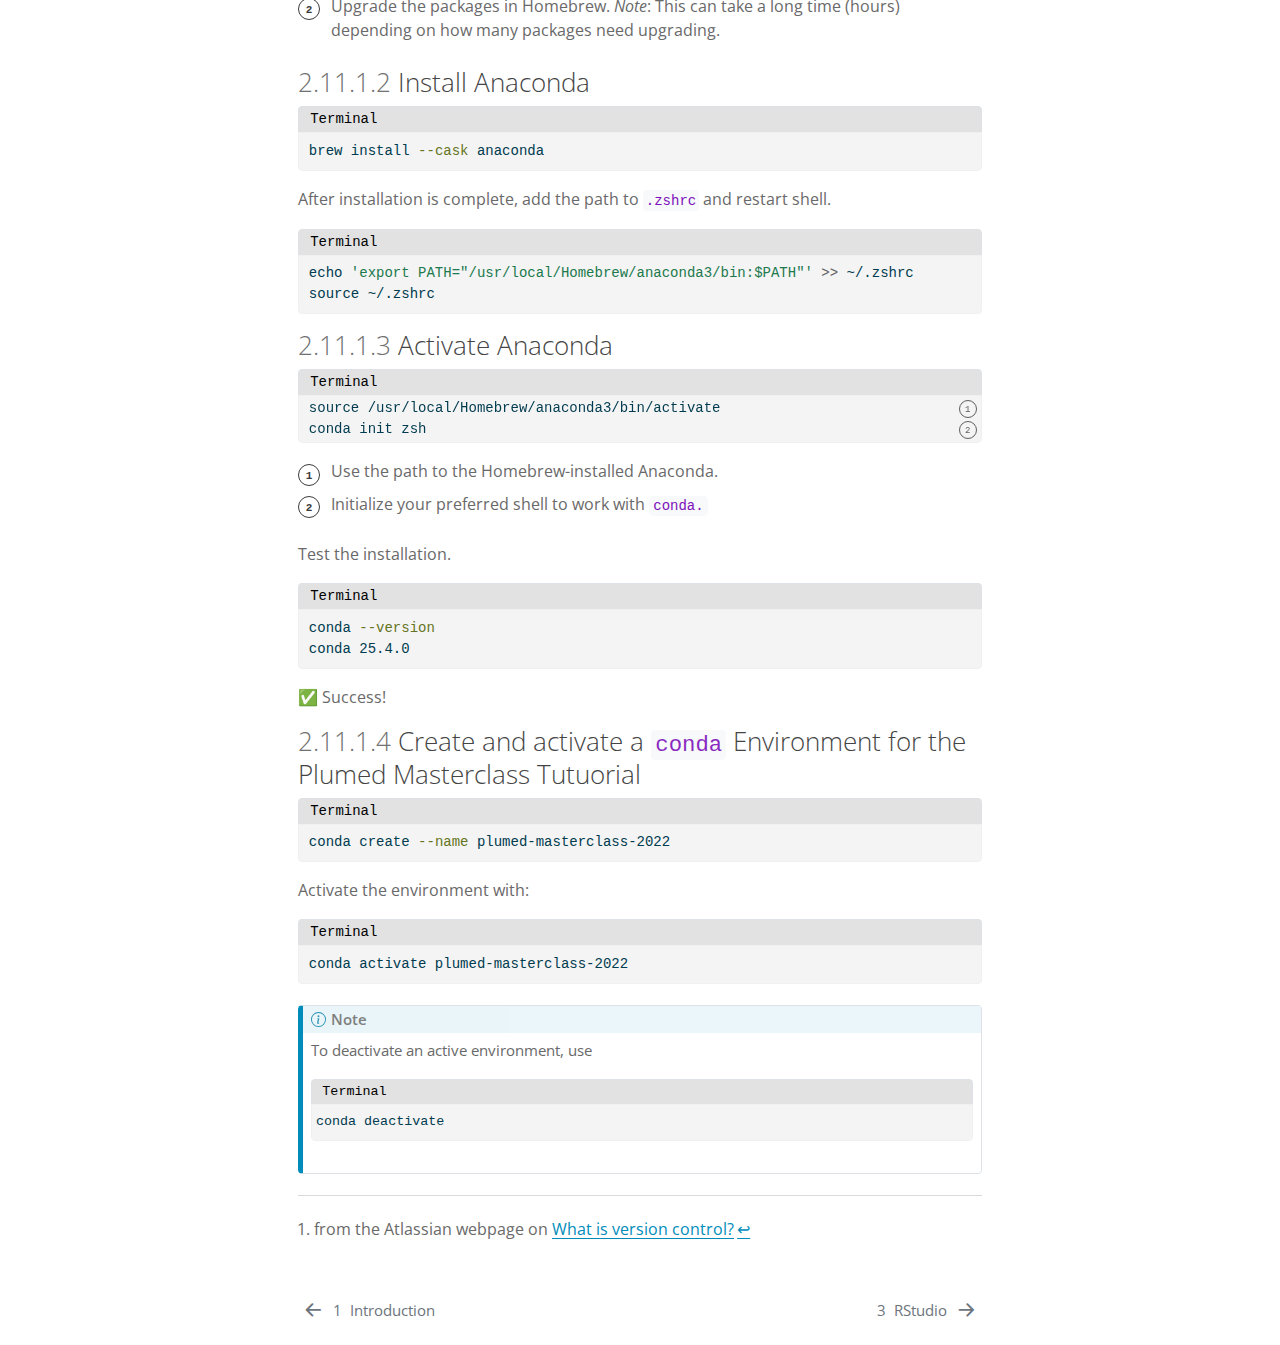
<file: software-needed.html>
<!DOCTYPE html>
<html xmlns="http://www.w3.org/1999/xhtml" lang="en" xml:lang="en"><head>

<meta charset="utf-8">
<meta name="generator" content="quarto-1.4.549">

<meta name="viewport" content="width=device-width, initial-scale=1.0, user-scalable=yes">

<meta name="dcterms.date" content="2024-10-25">

<title>Getting Started - 2&nbsp; Software Needed</title>
<style>
code{white-space: pre-wrap;}
span.smallcaps{font-variant: small-caps;}
div.columns{display: flex; gap: min(4vw, 1.5em);}
div.column{flex: auto; overflow-x: auto;}
div.hanging-indent{margin-left: 1.5em; text-indent: -1.5em;}
ul.task-list{list-style: none;}
ul.task-list li input[type="checkbox"] {
  width: 0.8em;
  margin: 0 0.8em 0.2em -1em; /* quarto-specific, see https://github.com/quarto-dev/quarto-cli/issues/4556 */ 
  vertical-align: middle;
}
/* CSS for syntax highlighting */
pre > code.sourceCode { white-space: pre; position: relative; }
pre > code.sourceCode > span { line-height: 1.25; }
pre > code.sourceCode > span:empty { height: 1.2em; }
.sourceCode { overflow: visible; }
code.sourceCode > span { color: inherit; text-decoration: inherit; }
div.sourceCode { margin: 1em 0; }
pre.sourceCode { margin: 0; }
@media screen {
div.sourceCode { overflow: auto; }
}
@media print {
pre > code.sourceCode { white-space: pre-wrap; }
pre > code.sourceCode > span { text-indent: -5em; padding-left: 5em; }
}
pre.numberSource code
  { counter-reset: source-line 0; }
pre.numberSource code > span
  { position: relative; left: -4em; counter-increment: source-line; }
pre.numberSource code > span > a:first-child::before
  { content: counter(source-line);
    position: relative; left: -1em; text-align: right; vertical-align: baseline;
    border: none; display: inline-block;
    -webkit-touch-callout: none; -webkit-user-select: none;
    -khtml-user-select: none; -moz-user-select: none;
    -ms-user-select: none; user-select: none;
    padding: 0 4px; width: 4em;
  }
pre.numberSource { margin-left: 3em;  padding-left: 4px; }
div.sourceCode
  {   }
@media screen {
pre > code.sourceCode > span > a:first-child::before { text-decoration: underline; }
}
</style>


<script src="site_libs/quarto-nav/quarto-nav.js"></script>
<script src="site_libs/quarto-nav/headroom.min.js"></script>
<script src="site_libs/clipboard/clipboard.min.js"></script>
<script src="site_libs/quarto-search/autocomplete.umd.js"></script>
<script src="site_libs/quarto-search/fuse.min.js"></script>
<script src="site_libs/quarto-search/quarto-search.js"></script>
<meta name="quarto:offset" content="./">
<link href="./rstudio.html" rel="next">
<link href="./intro.html" rel="prev">
<script src="site_libs/quarto-html/quarto.js"></script>
<script src="site_libs/quarto-html/popper.min.js"></script>
<script src="site_libs/quarto-html/tippy.umd.min.js"></script>
<script src="site_libs/quarto-html/anchor.min.js"></script>
<link href="site_libs/quarto-html/tippy.css" rel="stylesheet">
<link href="site_libs/quarto-html/quarto-syntax-highlighting.css" rel="stylesheet" id="quarto-text-highlighting-styles">
<script src="site_libs/bootstrap/bootstrap.min.js"></script>
<link href="site_libs/bootstrap/bootstrap-icons.css" rel="stylesheet">
<link href="site_libs/bootstrap/bootstrap.min.css" rel="stylesheet" id="quarto-bootstrap" data-mode="light">
<script src="site_libs/quarto-contrib/glightbox/glightbox.min.js"></script>
<link href="site_libs/quarto-contrib/glightbox/glightbox.min.css" rel="stylesheet">
<link href="site_libs/quarto-contrib/glightbox/lightbox.css" rel="stylesheet">
<script id="quarto-search-options" type="application/json">{
  "location": "sidebar",
  "copy-button": false,
  "collapse-after": 3,
  "panel-placement": "start",
  "type": "textbox",
  "limit": 50,
  "keyboard-shortcut": [
    "f",
    "/",
    "s"
  ],
  "show-item-context": false,
  "language": {
    "search-no-results-text": "No results",
    "search-matching-documents-text": "matching documents",
    "search-copy-link-title": "Copy link to search",
    "search-hide-matches-text": "Hide additional matches",
    "search-more-match-text": "more match in this document",
    "search-more-matches-text": "more matches in this document",
    "search-clear-button-title": "Clear",
    "search-text-placeholder": "",
    "search-detached-cancel-button-title": "Cancel",
    "search-submit-button-title": "Submit",
    "search-label": "Search"
  }
}</script>


<link rel="stylesheet" href="styles.css">
</head>

<body class="nav-sidebar floating">

<div id="quarto-search-results"></div>
  <header id="quarto-header" class="headroom fixed-top">
  <nav class="quarto-secondary-nav">
    <div class="container-fluid d-flex">
      <button type="button" class="quarto-btn-toggle btn" data-bs-toggle="collapse" data-bs-target=".quarto-sidebar-collapse-item" aria-controls="quarto-sidebar" aria-expanded="false" aria-label="Toggle sidebar navigation" onclick="if (window.quartoToggleHeadroom) { window.quartoToggleHeadroom(); }">
        <i class="bi bi-layout-text-sidebar-reverse"></i>
      </button>
        <nav class="quarto-page-breadcrumbs" aria-label="breadcrumb"><ol class="breadcrumb"><li class="breadcrumb-item"><a href="./software-needed.html"><span class="chapter-number">2</span>&nbsp; <span class="chapter-title">Software Needed</span></a></li></ol></nav>
        <a class="flex-grow-1" role="button" data-bs-toggle="collapse" data-bs-target=".quarto-sidebar-collapse-item" aria-controls="quarto-sidebar" aria-expanded="false" aria-label="Toggle sidebar navigation" onclick="if (window.quartoToggleHeadroom) { window.quartoToggleHeadroom(); }">      
        </a>
      <button type="button" class="btn quarto-search-button" aria-label="" onclick="window.quartoOpenSearch();">
        <i class="bi bi-search"></i>
      </button>
    </div>
  </nav>
</header>
<!-- content -->
<div id="quarto-content" class="quarto-container page-columns page-rows-contents page-layout-article">
<!-- sidebar -->
  <nav id="quarto-sidebar" class="sidebar collapse collapse-horizontal quarto-sidebar-collapse-item sidebar-navigation floating overflow-auto">
    <div class="pt-lg-2 mt-2 text-left sidebar-header">
    <div class="sidebar-title mb-0 py-0">
      <a href="./">Getting Started</a> 
    </div>
      </div>
        <div class="mt-2 flex-shrink-0 align-items-center">
        <div class="sidebar-search">
        <div id="quarto-search" class="" title="Search"></div>
        </div>
        </div>
    <div class="sidebar-menu-container"> 
    <ul class="list-unstyled mt-1">
        <li class="sidebar-item">
  <div class="sidebar-item-container"> 
  <a href="./index.html" class="sidebar-item-text sidebar-link">
 <span class="menu-text">Preface</span></a>
  </div>
</li>
        <li class="sidebar-item">
  <div class="sidebar-item-container"> 
  <a href="./intro.html" class="sidebar-item-text sidebar-link">
 <span class="menu-text"><span class="chapter-number">1</span>&nbsp; <span class="chapter-title">Introduction</span></span></a>
  </div>
</li>
        <li class="sidebar-item">
  <div class="sidebar-item-container"> 
  <a href="./software-needed.html" class="sidebar-item-text sidebar-link active">
 <span class="menu-text"><span class="chapter-number">2</span>&nbsp; <span class="chapter-title">Software Needed</span></span></a>
  </div>
</li>
        <li class="sidebar-item">
  <div class="sidebar-item-container"> 
  <a href="./rstudio.html" class="sidebar-item-text sidebar-link">
 <span class="menu-text"><span class="chapter-number">3</span>&nbsp; <span class="chapter-title">RStudio</span></span></a>
  </div>
</li>
        <li class="sidebar-item">
  <div class="sidebar-item-container"> 
  <a href="./gromacs-tutorial.html" class="sidebar-item-text sidebar-link">
 <span class="menu-text"><span class="chapter-number">4</span>&nbsp; <span class="chapter-title">GROMACS Tutorial</span></span></a>
  </div>
</li>
        <li class="sidebar-item">
  <div class="sidebar-item-container"> 
  <a href="./scratch-pad.html" class="sidebar-item-text sidebar-link">
 <span class="menu-text"><span class="chapter-number">5</span>&nbsp; <span class="chapter-title">Scratch Pad</span></span></a>
  </div>
</li>
        <li class="sidebar-item">
  <div class="sidebar-item-container"> 
  <a href="./references.html" class="sidebar-item-text sidebar-link">
 <span class="menu-text">References</span></a>
  </div>
</li>
    </ul>
    </div>
</nav>
<div id="quarto-sidebar-glass" class="quarto-sidebar-collapse-item" data-bs-toggle="collapse" data-bs-target=".quarto-sidebar-collapse-item"></div>
<!-- margin-sidebar -->
    <div id="quarto-margin-sidebar" class="sidebar margin-sidebar">
        <nav id="TOC" role="doc-toc" class="toc-active">
    <h2 id="toc-title">Table of contents</h2>
   
  <ul>
  <li><a href="#r-and-rstudio" id="toc-r-and-rstudio" class="nav-link active" data-scroll-target="#r-and-rstudio"><span class="header-section-number">2.1</span> R and RStudio</a></li>
  <li><a href="#git-and-a-github-account" id="toc-git-and-a-github-account" class="nav-link" data-scroll-target="#git-and-a-github-account"><span class="header-section-number">2.2</span> Git and a GitHub Account</a>
  <ul class="collapse">
  <li><a href="#user-manual" id="toc-user-manual" class="nav-link" data-scroll-target="#user-manual"><span class="header-section-number">2.2.1</span> User Manual</a></li>
  <li><a href="#git-tutorials" id="toc-git-tutorials" class="nav-link" data-scroll-target="#git-tutorials"><span class="header-section-number">2.2.2</span> Git Tutorials</a></li>
  </ul></li>
  <li><a href="#install-git" id="toc-install-git" class="nav-link" data-scroll-target="#install-git"><span class="header-section-number">2.3</span> Install Git</a>
  <ul class="collapse">
  <li><a href="#macos-and-linux" id="toc-macos-and-linux" class="nav-link" data-scroll-target="#macos-and-linux"><span class="header-section-number">2.3.1</span> macOS and Linux</a></li>
  <li><a href="#windows" id="toc-windows" class="nav-link" data-scroll-target="#windows"><span class="header-section-number">2.3.2</span> Windows</a></li>
  </ul></li>
  <li><a href="#get-a-github-account" id="toc-get-a-github-account" class="nav-link" data-scroll-target="#get-a-github-account"><span class="header-section-number">2.4</span> Get a GitHub Account</a>
  <ul class="collapse">
  <li><a href="#linking-rstudio-to-github" id="toc-linking-rstudio-to-github" class="nav-link" data-scroll-target="#linking-rstudio-to-github"><span class="header-section-number">2.4.1</span> Linking RStudio to GitHub</a></li>
  </ul></li>
  <li><a href="#get-the-notebook" id="toc-get-the-notebook" class="nav-link" data-scroll-target="#get-the-notebook"><span class="header-section-number">2.5</span> Get the Notebook</a></li>
  <li><a href="#keeping-the-forked-notebook-in-sync-with-the-original-project" id="toc-keeping-the-forked-notebook-in-sync-with-the-original-project" class="nav-link" data-scroll-target="#keeping-the-forked-notebook-in-sync-with-the-original-project"><span class="header-section-number">2.6</span> Keeping the forked Notebook in sync with the original project</a>
  <ul class="collapse">
  <li><a href="#define-the-upstream-repository" id="toc-define-the-upstream-repository" class="nav-link" data-scroll-target="#define-the-upstream-repository"><span class="header-section-number">2.6.1</span> Define the <code>upstream</code> repository</a></li>
  <li><a href="#sync-the-upstream-repository-with-your-fork" id="toc-sync-the-upstream-repository-with-your-fork" class="nav-link" data-scroll-target="#sync-the-upstream-repository-with-your-fork"><span class="header-section-number">2.6.2</span> Sync the upstream repository with your fork</a></li>
  <li><a href="#assessments" id="toc-assessments" class="nav-link" data-scroll-target="#assessments"><span class="header-section-number">2.6.3</span> Assessments</a></li>
  </ul></li>
  <li><a href="#vs-code" id="toc-vs-code" class="nav-link" data-scroll-target="#vs-code"><span class="header-section-number">2.7</span> VS Code</a></li>
  <li><a href="#zotero" id="toc-zotero" class="nav-link" data-scroll-target="#zotero"><span class="header-section-number">2.8</span> Zotero</a>
  <ul class="collapse">
  <li><a href="#zotero-desktop" id="toc-zotero-desktop" class="nav-link" data-scroll-target="#zotero-desktop"><span class="header-section-number">2.8.1</span> Zotero Desktop</a></li>
  <li><a href="#zotero-connector" id="toc-zotero-connector" class="nav-link" data-scroll-target="#zotero-connector"><span class="header-section-number">2.8.2</span> Zotero Connector</a></li>
  <li><a href="#better-bibtex-for-zotero" id="toc-better-bibtex-for-zotero" class="nav-link" data-scroll-target="#better-bibtex-for-zotero"><span class="header-section-number">2.8.3</span> Better BibTeX for Zotero</a></li>
  <li><a href="#zotero-7-beta" id="toc-zotero-7-beta" class="nav-link" data-scroll-target="#zotero-7-beta"><span class="header-section-number">2.8.4</span> Zotero 7 Beta</a></li>
  </ul></li>
  <li><a href="#chimerax" id="toc-chimerax" class="nav-link" data-scroll-target="#chimerax"><span class="header-section-number">2.9</span> ChimeraX</a></li>
  <li><a href="#realvnc-viewer" id="toc-realvnc-viewer" class="nav-link" data-scroll-target="#realvnc-viewer"><span class="header-section-number">2.10</span> RealVNC Viewer</a></li>
  <li><a href="#optional-software" id="toc-optional-software" class="nav-link" data-scroll-target="#optional-software"><span class="header-section-number">2.11</span> Optional Software</a>
  <ul class="collapse">
  <li><a href="#anaconda" id="toc-anaconda" class="nav-link" data-scroll-target="#anaconda"><span class="header-section-number">2.11.1</span> Anaconda</a></li>
  </ul></li>
  </ul>
</nav>
    </div>
<!-- main -->
<main class="content" id="quarto-document-content">

<header id="title-block-header" class="quarto-title-block default">
<div class="quarto-title">
<h1 class="title"><span id="sec-software-needed" class="quarto-section-identifier"><span class="chapter-number">2</span>&nbsp; <span class="chapter-title">Software Needed</span></span></h1>
</div>



<div class="quarto-title-meta">

    
    <div>
    <div class="quarto-title-meta-heading">Published</div>
    <div class="quarto-title-meta-contents">
      <p class="date">2024-10-25</p>
    </div>
  </div>
  
    
  </div>
  


</header>


<section id="r-and-rstudio" class="level2" data-number="2.1">
<h2 data-number="2.1" class="anchored" data-anchor-id="r-and-rstudio"><span class="header-section-number">2.1</span> R and RStudio</h2>
<p>Go to <a href="https://posit.co/download/rstudio-desktop/">RStudio Desktop download page</a> to download the R and RStudio Desktop installers.</p>
<div class="callout callout-style-default callout-note callout-titled">
<div class="callout-header d-flex align-content-center">
<div class="callout-icon-container">
<i class="callout-icon"></i>
</div>
<div class="callout-title-container flex-fill">
Note
</div>
</div>
<div class="callout-body-container callout-body">
<p>You need to install R first, then RStudio.</p>
</div>
</div>
<p>The R link will take you to the <a href="https://cran.rstudio.com/">The Comprehensive R Archive Network</a> where you can download an R installer for your operating system.</p>
<p>The RStudio link will download the apropriate installer for your operating system.</p>
<p>Download and launch the installers and follow the installation instructions.</p>
</section>
<section id="git-and-a-github-account" class="level2" data-number="2.2">
<h2 data-number="2.2" class="anchored" data-anchor-id="git-and-a-github-account"><span class="header-section-number">2.2</span> Git and a GitHub Account</h2>
<p><br> <img src="assets/in_case_of_fire2.png" class="img-fluid quarto-figure quarto-figure-left" style="width:50.0%" alt="in case of fire"></p>
<p>What is version control?</p>
<blockquote class="blockquote">
<p>Version control, also known as source control, is the practice of tracking and managing changes to software code. Version control systems are software tools that help software teams manage changes to source code over time<a href="#fn1" class="footnote-ref" id="fnref1" role="doc-noteref"><sup>1</sup></a>.</p>
</blockquote>
<p>You can get all you need to know about git from the <a href="https://git-scm.com/book/en/v2">Pro Git Book</a>. This is a great introduction to version control and git.</p>
<section id="user-manual" class="level3" data-number="2.2.1">
<h3 data-number="2.2.1" class="anchored" data-anchor-id="user-manual"><span class="header-section-number">2.2.1</span> User Manual</h3>
<p><a href="https://happygitwithr.com/">Happy Git and GitHub for the useR</a></p>
<p>This is an excellent resource for all things Git, GitHub, and RStudio. Use the left navigation to Quickly find relevant topics for how to integrate Git and GitHub with RStudio.</p>
<div class="callout callout-style-default callout-tip callout-titled">
<div class="callout-header d-flex align-content-center">
<div class="callout-icon-container">
<i class="callout-icon"></i>
</div>
<div class="callout-title-container flex-fill">
Tip
</div>
</div>
<div class="callout-body-container callout-body">
<p>We will use <code>git</code> within RStudio. On macOS, RStudio will echo the mac terminal. I am using <a href="https://ohmyz.sh/">Oh My Zsh</a> as my <code>zsh</code> framework, and <a href="https://wezfurlong.org/wezterm/index.html">Wezterm</a> as my terminal emulator rather than the macOS default terminal application. I also have the latest <code>git</code> version installed through <a href="https://brew.sh/">Homebrew</a>. I installed the <a href="https://starship.rs/">Starship</a> prompt (using Homebrew) to customize my terminal environment.</p>
<p>This means that I need to adjust the settings in RStudio to use my <code>zsh</code> environment. Go to <em>Tools</em> → <em>Global Options</em> → <em>Terminal</em> and choose <code>Zsh</code> from the drop-down menu for the <em>New terminals open with</em> option.</p>
</div>
</div>
</section>
<section id="git-tutorials" class="level3" data-number="2.2.2">
<h3 data-number="2.2.2" class="anchored" data-anchor-id="git-tutorials"><span class="header-section-number">2.2.2</span> Git Tutorials</h3>
<div class="callout callout-style-default callout-important callout-titled">
<div class="callout-header d-flex align-content-center">
<div class="callout-icon-container">
<i class="callout-icon"></i>
</div>
<div class="callout-title-container flex-fill">
Important
</div>
</div>
<div class="callout-body-container callout-body">
<p>Here are the learning objectives for the git section. After taking the tutorials, you will be able to:</p>
<ol type="1">
<li>Create a GitHub account.</li>
<li>Install Git on your local computer.</li>
<li>Create <code>ssh</code> keys to connect your local computer to GitHub.</li>
<li>Create a project and push it to GitHub.</li>
<li>Fork a project from GitHub.</li>
</ol>
</div>
</div>
<section id="videos" class="level4" data-number="2.2.2.1">
<h4 data-number="2.2.2.1" class="anchored" data-anchor-id="videos"><span class="header-section-number">2.2.2.1</span> Videos</h4>
<ul>
<li><a href="https://www.youtube.com/watch?v=RGOj5yH7evk">Git and GitHub for Beginners - Crash Course</a></li>
<li><a href="https://www.youtube.com/watch?v=CvUiKWv2-C0">Git Tutorial for Absolute Beginners</a></li>
<li><a href="https://www.theserverside.com/blog/Coffee-Talk-Java-News-Stories-and-Opinions/GitHub-SSH-Key-Setup-Config-Ubuntu-Linux">How to setup SSH in GitHub by example</a></li>
<li><a href="https://www.theserverside.com/blog/Coffee-Talk-Java-News-Stories-and-Opinions/GitHub-SSH-Windows-Example">How to SSH into GitHub on Windows example</a></li>
<li><a href="https://www.freecodecamp.org/news/how-to-fork-a-github-repository/">How to Fork a GitHub Repository</a></li>
</ul>
</section>
<section id="text-based" class="level4" data-number="2.2.2.2">
<h4 data-number="2.2.2.2" class="anchored" data-anchor-id="text-based"><span class="header-section-number">2.2.2.2</span> Text-based</h4>
<ul>
<li><a href="https://www.freecodecamp.org/news/learn-the-basics-of-git-in-under-10-minutes-da548267cc91/">Learn the Basics of Git in Under 10 Minutes</a></li>
<li><a href="https://www.freecodecamp.org/news/how-to-fork-a-github-repository/">How to Fork a GitHub Repository</a></li>
<li><a href="https://docs.github.com/en/pull-requests/collaborating-with-pull-requests/working-with-forks/fork-a-repo">Fork a repository</a></li>
</ul>
</section>
<section id="more-guides-to-git" class="level4" data-number="2.2.2.3">
<h4 data-number="2.2.2.3" class="anchored" data-anchor-id="more-guides-to-git"><span class="header-section-number">2.2.2.3</span> More Guides to Git</h4>
<ul>
<li><a href="https://www.atlassian.com/git/tutorials/what-is-version-control">Introduction to Version Control</a> This is hosted by Atlassian, a company that uses their own cloud-based git repository called BitBucket. We will be using GitHub for all our work, so if you try tutorials on this site, remember to use <code>github</code> instead of <code>bitbucket</code> when connecting to the remote repository. Focus on the <em>Beginner</em> and <em>Getting Started</em> sections.</li>
<li><a href="https://github.com/carpentries-incubator/reproducible-publications-quarto/blob/main/setup.md">Git and GitHub</a></li>
<li><a href="https://think-like-a-git.net/sections/about-this-site.html">An “adavanced beginner” guide to git</a></li>
</ul>
</section>
</section>
</section>
<section id="install-git" class="level2" data-number="2.3">
<h2 data-number="2.3" class="anchored" data-anchor-id="install-git"><span class="header-section-number">2.3</span> Install Git</h2>
<section id="macos-and-linux" class="level3" data-number="2.3.1">
<h3 data-number="2.3.1" class="anchored" data-anchor-id="macos-and-linux"><span class="header-section-number">2.3.1</span> macOS and Linux</h3>
<p>Git is pre-installed on macOS and Linux computers, but users may want to update to the latest version.</p>
<p>On Macs, installation of Git is easiest using a package manager like <a href="https://brew.sh/">Homebrew</a>. If you do not have Homebrew installed, follow the instructions on the <a href="https://brew.sh/">Homebrew homepage</a>. Then install Git with:</p>
<div class="sourceCode" id="cb1"><pre class="sourceCode bash code-with-copy"><code class="sourceCode bash"><span id="cb1-1"><a href="#cb1-1" aria-hidden="true" tabindex="-1"></a><span class="ex">brew</span> install git</span></code><button title="Copy to Clipboard" class="code-copy-button"><i class="bi"></i></button></pre></div>
<p>Check the installation by opening the terminal tab in RStudio (or use whatever terminal you already have open) and entering:</p>
<div class="sourceCode" id="cb2"><pre class="sourceCode zsh code-with-copy"><code class="sourceCode zsh"><span id="cb2-1"><a href="#cb2-1" aria-hidden="true" tabindex="-1"></a><span class="fu">git</span> <span class="at">--version</span></span></code><button title="Copy to Clipboard" class="code-copy-button"><i class="bi"></i></button></pre></div>
<section id="set-the-git-path-in-rstudio" class="level4" data-number="2.3.1.1">
<h4 data-number="2.3.1.1" class="anchored" data-anchor-id="set-the-git-path-in-rstudio"><span class="header-section-number">2.3.1.1</span> Set the git path in RStudio</h4>
<p>To get RStudio to use the updated Git, you need to tell RStudio where to find the newly installed Git. First, get the path to the Git executable by typing:</p>
<div class="sourceCode" id="cb3"><pre class="sourceCode zsh code-with-copy"><code class="sourceCode zsh"><span id="cb3-1"><a href="#cb3-1" aria-hidden="true" tabindex="-1"></a><span class="bu">which</span> git</span></code><button title="Copy to Clipboard" class="code-copy-button"><i class="bi"></i></button></pre></div>
<div class="quarto-figure quarto-figure-left">
<figure class="figure">
<p><a href="assets/git-version.png" class="lightbox" data-gallery="quarto-lightbox-gallery-1" data-glightbox="description: .lightbox-desc-1" title="RStudio Terminal window"><img src="assets/git-version.png" class="img-fluid quarto-figure quarto-figure-left figure-img" style="width:60.0%" alt="RStudio Terminal window"></a></p>
<figcaption>RStudio Terminal window</figcaption>
</figure>
</div>
<p>Next, in RStudio, go to <em>Tools</em> → <em>Global Options</em>. You will get the menu in <em>(a)</em>:</p>
<div id="fig-git" class="quarto-layout-panel">
<figure class="quarto-float quarto-float-fig figure">
<div aria-describedby="fig-git-caption-0ceaefa1-69ba-4598-a22c-09a6ac19f8ca">
<div class="quarto-layout-row quarto-layout-valign-top">
<div class="quarto-layout-cell-subref quarto-layout-cell" data-ref-parent="fig-git" style="flex-basis: 100.0%;justify-content: flex-start;">
<div id="fig-options" class="lightbox quarto-figure quarto-figure-center quarto-float anchored">
<figure class="quarto-float quarto-subfloat-fig figure">
<div aria-describedby="fig-options-caption-0ceaefa1-69ba-4598-a22c-09a6ac19f8ca">
<a href="assets/git-path.png" class="lightbox" data-gallery="fig-git" data-glightbox="description: .lightbox-desc-2"><img src="assets/git-path.png" class="img-fluid figure-img" data-ref-parent="fig-git"></a>
</div>
<figcaption class="quarto-float-caption-bottom quarto-subfloat-caption quarto-subfloat-fig" id="fig-options-caption-0ceaefa1-69ba-4598-a22c-09a6ac19f8ca">
(a) Global Options
</figcaption>
</figure>
</div>
</div>
</div>
<div class="quarto-layout-row quarto-layout-valign-top">
<div class="quarto-layout-cell-subref quarto-layout-cell" data-ref-parent="fig-git" style="flex-basis: 100.0%;justify-content: flex-start;">
<div id="fig-path" class="lightbox quarto-figure quarto-figure-center quarto-float anchored">
<figure class="quarto-float quarto-subfloat-fig figure">
<div aria-describedby="fig-path-caption-0ceaefa1-69ba-4598-a22c-09a6ac19f8ca">
<a href="assets/git-path-browse.png" class="lightbox" data-gallery="fig-git" data-glightbox="description: .lightbox-desc-3"><img src="assets/git-path-browse.png" class="img-fluid figure-img" data-ref-parent="fig-git"></a>
</div>
<figcaption class="quarto-float-caption-bottom quarto-subfloat-caption quarto-subfloat-fig" id="fig-path-caption-0ceaefa1-69ba-4598-a22c-09a6ac19f8ca">
(b) git path
</figcaption>
</figure>
</div>
</div>
</div>
</div>
<figcaption class="quarto-float-caption-bottom quarto-float-caption quarto-float-fig" id="fig-git-caption-0ceaefa1-69ba-4598-a22c-09a6ac19f8ca">
Figure&nbsp;2.1: Setting the Git path in RStudio
</figcaption>
</figure>
</div>
<ol type="1">
<li>Choose <em>Git/SVN</em>.</li>
<li>Browse to <code>git</code> using the path obtained from the <code>which git</code> command. See <em>(b)</em>, above.</li>
<li>Click <em>Apply</em>.</li>
<li>Click <em>OK</em>.</li>
</ol>
<div class="callout callout-style-default callout-note callout-titled">
<div class="callout-header d-flex align-content-center">
<div class="callout-icon-container">
<i class="callout-icon"></i>
</div>
<div class="callout-title-container flex-fill">
Note
</div>
</div>
<div class="callout-body-container callout-body">
<p>The <code>git</code> executable in <code>/opt/homebrew/bin/git</code> is an alias that points to <code>/opt/homebrew/Cellar/git/2.45.0/bin/git</code>. When you browse to <code>/opt/homebrew/bin/git</code>, it gets resolved to the correct path.</p>
</div>
</div>
<p>Now RStudio will use the updated Git.</p>
</section>
</section>
<section id="windows" class="level3" data-number="2.3.2">
<h3 data-number="2.3.2" class="anchored" data-anchor-id="windows"><span class="header-section-number">2.3.2</span> Windows</h3>
<p>Windows users should go to the <a href="https://git-scm.com/">Git website</a> to get the latest Windows build.</p>
</section>
</section>
<section id="get-a-github-account" class="level2" data-number="2.4">
<h2 data-number="2.4" class="anchored" data-anchor-id="get-a-github-account"><span class="header-section-number">2.4</span> Get a GitHub Account</h2>
<section id="linking-rstudio-to-github" class="level3" data-number="2.4.1">
<h3 data-number="2.4.1" class="anchored" data-anchor-id="linking-rstudio-to-github"><span class="header-section-number">2.4.1</span> Linking RStudio to GitHub</h3>
<section id="ssh-keys" class="level4" data-number="2.4.1.1">
<h4 data-number="2.4.1.1" class="anchored" data-anchor-id="ssh-keys"><span class="header-section-number">2.4.1.1</span> ssh keys</h4>
<p>See <a href="https://happygitwithr.com/ssh-keys">Chapter 10 Set up keys for SSH</a>. I already have a key pair that I have used for GitHub.</p>
<ol type="1">
<li><p>Add key to <code>ssh-agent</code>. Use the following command in the terminal:</p>
<div class="sourceCode" id="cb4"><pre class="sourceCode bash code-with-copy"><code class="sourceCode bash"><span id="cb4-1"><a href="#cb4-1" aria-hidden="true" tabindex="-1"></a><span class="bu">eval</span> <span class="st">"</span><span class="va">$(</span><span class="fu">ssh-agent</span> <span class="at">-s</span><span class="va">)</span><span class="st">"</span></span></code><button title="Copy to Clipboard" class="code-copy-button"><i class="bi"></i></button></pre></div>
<p>You should see a response like the following, except the <code>pid</code> number will likely be different.</p>
<div class="sourceCode" id="cb5"><pre class="sourceCode bash code-with-copy"><code class="sourceCode bash"><span id="cb5-1"><a href="#cb5-1" aria-hidden="true" tabindex="-1"></a><span class="ex">Agent</span> pid 15360</span></code><button title="Copy to Clipboard" class="code-copy-button"><i class="bi"></i></button></pre></div></li>
<li><p>If you use MacOS &gt; 10.12.1, create a file <code>~/.ssh/config</code> with the following contents:</p>
<div class="sourceCode" id="cb6"><pre class="sourceCode bash code-with-copy"><code class="sourceCode bash"><span id="cb6-1"><a href="#cb6-1" aria-hidden="true" tabindex="-1"></a><span class="ex">Host</span> <span class="pp">*</span></span>
<span id="cb6-2"><a href="#cb6-2" aria-hidden="true" tabindex="-1"></a><span class="ex">AddKeysToAgent</span> yes</span>
<span id="cb6-3"><a href="#cb6-3" aria-hidden="true" tabindex="-1"></a><span class="ex">UseKeychain</span> yes</span>
<span id="cb6-4"><a href="#cb6-4" aria-hidden="true" tabindex="-1"></a><span class="ex">IdentityFile</span> ~/.ssh/id_ed25519</span></code><button title="Copy to Clipboard" class="code-copy-button"><i class="bi"></i></button></pre></div></li>
<li><p>Add your key to the <code>ssh-agent</code>.</p>
<div class="sourceCode" id="cb7"><pre class="sourceCode bash code-with-copy"><code class="sourceCode bash"><span id="cb7-1"><a href="#cb7-1" aria-hidden="true" tabindex="-1"></a><span class="fu">ssh-add</span> <span class="at">--apple-load-keychain</span> ~/.ssh/id_ed25519</span></code><button title="Copy to Clipboard" class="code-copy-button"><i class="bi"></i></button></pre></div>
<p>You should now be able to push to GitHub!</p></li>
</ol>
<p>If you are asked for a username and password after setting ssh keys, try the following:</p>
<div class="sourceCode" id="cb8"><pre class="sourceCode bash code-with-copy"><code class="sourceCode bash"><span id="cb8-1"><a href="#cb8-1" aria-hidden="true" tabindex="-1"></a><span class="fu">git</span> remote <span class="at">-v</span></span>
<span id="cb8-2"><a href="#cb8-2" aria-hidden="true" tabindex="-1"></a><span class="ex">origin</span>  https://github.com/dgoppenheimer/notebook-template.git <span class="er">(</span><span class="ex">fetch</span><span class="kw">)</span></span>
<span id="cb8-3"><a href="#cb8-3" aria-hidden="true" tabindex="-1"></a><span class="ex">origin</span>  https://github.com/dgoppenheimer/notebook-template.git <span class="er">(</span><span class="ex">push</span><span class="kw">)</span></span></code><button title="Copy to Clipboard" class="code-copy-button"><i class="bi"></i></button></pre></div>
<p>If you get the <code>https://...</code> response from git, then you need to change how you access the remote repository.</p>
<div class="sourceCode" id="cb9"><pre class="sourceCode bash code-with-copy"><code class="sourceCode bash"><span id="cb9-1"><a href="#cb9-1" aria-hidden="true" tabindex="-1"></a><span class="fu">git</span> remote set-url origin git@github.com:dgoppenheimer/notebook-template.git</span></code><button title="Copy to Clipboard" class="code-copy-button"><i class="bi"></i></button></pre></div>
<p>Now, you should be able to push without needed to enter a username/password.</p>
</section>
</section>
</section>
<section id="get-the-notebook" class="level2" data-number="2.5">
<h2 data-number="2.5" class="anchored" data-anchor-id="get-the-notebook"><span class="header-section-number">2.5</span> Get the Notebook</h2>
<ol type="1">
<li><p>Ask to be a collaborator on the <code>notebook-template</code> repository.</p></li>
<li><p>Click the <em>notifications</em> icon on GitHub.</p>
<div class="quarto-figure quarto-figure-left">
<figure class="figure">
<p><a href="assets/github-notification1.png" class="lightbox" data-gallery="quarto-lightbox-gallery-4"><img src="assets/github-notification1.png" class="img-fluid quarto-figure quarto-figure-left figure-img" style="width:75.0%"></a></p>
</figure>
</div></li>
<li><p>On the notifications page, click the <em>invitation to join …</em> row.</p>
<div class="quarto-figure quarto-figure-left">
<figure class="figure">
<p><a href="./assets/github-colab.png" class="lightbox" data-gallery="quarto-lightbox-gallery-5"><img src="./assets/github-colab.png" class="img-fluid quarto-figure quarto-figure-left figure-img" style="width:75.0%"></a></p>
</figure>
</div></li>
<li><p>Click the <em>Accept</em> button to accept the invitation.</p>
<div class="quarto-figure quarto-figure-left">
<figure class="figure">
<p><a href="assets/github-accept.png" class="lightbox" data-gallery="quarto-lightbox-gallery-6"><img src="assets/github-accept.png" class="img-fluid quarto-figure quarto-figure-left figure-img" style="width:75.0%"></a></p>
</figure>
</div></li>
<li><p>Click the <em>Fork</em> button to create your own fork of this project.</p>
<div class="quarto-figure quarto-figure-left">
<figure class="figure">
<p><a href="assets/github-fork.png" class="lightbox" data-gallery="quarto-lightbox-gallery-7"><img src="assets/github-fork.png" class="img-fluid quarto-figure quarto-figure-left figure-img" style="width:75.0%"></a></p>
</figure>
</div></li>
<li><p>Give the project a new name. Use a name that describes the project (Hif1alpha, p53TAD, etc.). Here I chose <code>test-fork-notebook</code> because I am using this fork for testing purposes. Then click <em>Create fork</em>.</p>
<div class="quarto-figure quarto-figure-left">
<figure class="figure">
<p><a href="assets/github-fork-name.png" class="lightbox" data-gallery="quarto-lightbox-gallery-8"><img src="assets/github-fork-name.png" class="img-fluid quarto-figure quarto-figure-left figure-img" style="width:75.0%"></a></p>
</figure>
</div>
<p>Now you have your own copy of the Notebook template.</p></li>
<li><p>Clone the forked repository. On your local computer, Create a new project in RStudio. The <em>New Project Wizard</em> will open. Choose the <em>Version Control</em> option.</p>
<div class="quarto-figure quarto-figure-left">
<figure class="figure">
<p><a href="assets/rstudio-new-project.png" class="lightbox" data-gallery="quarto-lightbox-gallery-9"><img src="assets/rstudio-new-project.png" class="img-fluid quarto-figure quarto-figure-left figure-img" style="width:75.0%"></a></p>
</figure>
</div></li>
<li><p>Choose the <em>Git</em> option.</p>
<div class="quarto-figure quarto-figure-left">
<figure class="figure">
<p><a href="assets/rstudio-git-project.png" class="lightbox" data-gallery="quarto-lightbox-gallery-10"><img src="assets/rstudio-git-project.png" class="img-fluid quarto-figure quarto-figure-left figure-img" style="width:75.0%"></a></p>
</figure>
</div></li>
<li><p>Go to your repository page on GitHub in your browser.</p>
<ol type="1">
<li>Click the <em>Code</em> button.</li>
<li>Choose <em>HTTPS</em>.</li>
<li>Copy the URL to your clipboard.</li>
</ol>
<div class="quarto-figure quarto-figure-left">
<figure class="figure">
<p><a href="assets/github-project-url.png" class="lightbox" data-gallery="quarto-lightbox-gallery-11"><img src="assets/github-project-url.png" class="img-fluid quarto-figure quarto-figure-left figure-img" style="width:75.0%"></a></p>
</figure>
</div></li>
<li><p>Go back to the <em>RStudio New Project Wizard</em> window.</p>
<ol type="1">
<li>Paste in the URL that you copied from your GitHub project page.</li>
<li>Choose a name for the directory for the project. I usually make the directory name the same as the GitHub project name, in this case, <code>test-fork-notebook</code>.</li>
<li>Click <em>Create Project</em>. The project will be cloned into the directory that you specified.</li>
</ol>
<div class="quarto-figure quarto-figure-left">
<figure class="figure">
<p><a href="assets/rstudio-git-project2.png" class="lightbox" data-gallery="quarto-lightbox-gallery-12"><img src="assets/rstudio-git-project2.png" class="img-fluid quarto-figure quarto-figure-left figure-img" style="width:75.0%"></a></p>
</figure>
</div>
<p>You now have your new project in your local directory linked to the repository in GitHub. Make changes/additions, do <code>git add .</code>, <code>git commit -m "added new files"</code>, and <code>git push</code>, to push the changes to GitHub.</p></li>
</ol>
</section>
<section id="keeping-the-forked-notebook-in-sync-with-the-original-project" class="level2" data-number="2.6">
<h2 data-number="2.6" class="anchored" data-anchor-id="keeping-the-forked-notebook-in-sync-with-the-original-project"><span class="header-section-number">2.6</span> Keeping the forked Notebook in sync with the original project</h2>
<p>Hopefully you will not need to do this often, but the steps below will import any changes to the original project while keeping all the changes you have made to the forked project.</p>
<section id="define-the-upstream-repository" class="level3" data-number="2.6.1">
<h3 data-number="2.6.1" class="anchored" data-anchor-id="define-the-upstream-repository"><span class="header-section-number">2.6.1</span> Define the <code>upstream</code> repository</h3>
<p>From <a href="https://docs.github.com/en/pull-requests/collaborating-with-pull-requests/working-with-forks/configuring-a-remote-repository-for-a-fork">GitHub Docs Configuring a remote repository for a fork</a>.</p>
<ol type="1">
<li><p>Open Terminal.</p></li>
<li><p>List the current configured remote repository for your fork.</p>
<div class="sourceCode" id="cb10"><pre class="sourceCode bash code-with-copy"><code class="sourceCode bash"><span id="cb10-1"><a href="#cb10-1" aria-hidden="true" tabindex="-1"></a><span class="ex">$</span> git remote <span class="at">-v</span></span>
<span id="cb10-2"><a href="#cb10-2" aria-hidden="true" tabindex="-1"></a><span class="op">&gt;</span> origin  <span class="ex">https://github.com/YOUR-USERNAME/YOUR-FORK.git</span> <span class="er">(</span><span class="ex">fetch</span><span class="kw">)</span></span>
<span id="cb10-3"><a href="#cb10-3" aria-hidden="true" tabindex="-1"></a><span class="op">&gt;</span> origin  <span class="ex">https://github.com/YOUR-USERNAME/YOUR-FORK.git</span> <span class="er">(</span><span class="ex">push</span><span class="kw">)</span></span></code><button title="Copy to Clipboard" class="code-copy-button"><i class="bi"></i></button></pre></div></li>
<li><p>Specify a new remote <code>upstream</code> repository that will be synced with the fork. This is the original repository that we created our fork from.</p>
<div class="sourceCode" id="cb11"><pre class="sourceCode bash code-with-copy"><code class="sourceCode bash"><span id="cb11-1"><a href="#cb11-1" aria-hidden="true" tabindex="-1"></a><span class="fu">git</span> remote add upstream https://github.com/dgoppenheimer/notebook-template.git</span></code><button title="Copy to Clipboard" class="code-copy-button"><i class="bi"></i></button></pre></div></li>
<li><p>Verify the new upstream repository you’ve specified for your fork.</p>
<div class="sourceCode" id="cb12"><pre class="sourceCode bash code-with-copy"><code class="sourceCode bash"><span id="cb12-1"><a href="#cb12-1" aria-hidden="true" tabindex="-1"></a><span class="fu">git</span> remote <span class="at">-v</span></span>
<span id="cb12-2"><a href="#cb12-2" aria-hidden="true" tabindex="-1"></a><span class="ex">origin</span>  https://github.com/dgo-testing/test-fork-notebook.git <span class="er">(</span><span class="ex">fetch</span><span class="kw">)</span></span>
<span id="cb12-3"><a href="#cb12-3" aria-hidden="true" tabindex="-1"></a><span class="ex">origin</span>  https://github.com/dgo-testing/test-fork-notebook.git <span class="er">(</span><span class="ex">push</span><span class="kw">)</span></span>
<span id="cb12-4"><a href="#cb12-4" aria-hidden="true" tabindex="-1"></a><span class="ex">upstream</span> https://github.com/dgoppenheimer/notebook-template.git <span class="er">(</span><span class="ex">fetch</span><span class="kw">)</span></span>
<span id="cb12-5"><a href="#cb12-5" aria-hidden="true" tabindex="-1"></a><span class="ex">upstream</span> https://github.com/dgoppenheimer/notebook-template.git <span class="er">(</span><span class="ex">push</span><span class="kw">)</span></span></code><button title="Copy to Clipboard" class="code-copy-button"><i class="bi"></i></button></pre></div></li>
</ol>
</section>
<section id="sync-the-upstream-repository-with-your-fork" class="level3" data-number="2.6.2">
<h3 data-number="2.6.2" class="anchored" data-anchor-id="sync-the-upstream-repository-with-your-fork"><span class="header-section-number">2.6.2</span> Sync the upstream repository with your fork</h3>
<ol type="1">
<li><p>Fetch the branches and their respective commits from the upstream repository. Commits to <code>BRANCH-NAME</code> will be stored in the local branch <code>upstream/BRANCH-NAME</code>.</p>
<div class="sourceCode" id="cb13"><pre class="sourceCode bash code-with-copy"><code class="sourceCode bash"><span id="cb13-1"><a href="#cb13-1" aria-hidden="true" tabindex="-1"></a><span class="ex">$</span> git fetch upstream</span>
<span id="cb13-2"><a href="#cb13-2" aria-hidden="true" tabindex="-1"></a><span class="op">&gt;</span> From <span class="ex">https://github.com/dgoppenheimer/notebook-template</span></span>
<span id="cb13-3"><a href="#cb13-3" aria-hidden="true" tabindex="-1"></a><span class="op">&gt;</span> <span class="ex">*</span> [new branch]      main       <span class="at">-</span><span class="op">&gt;</span> upstream/main</span></code><button title="Copy to Clipboard" class="code-copy-button"><i class="bi"></i></button></pre></div>
<p>I made some changes to <code>notebook-template</code> and committed, and pushed to GitHub.</p>
<div class="sourceCode" id="cb14"><pre class="sourceCode bash code-with-copy"><code class="sourceCode bash"><span id="cb14-1"><a href="#cb14-1" aria-hidden="true" tabindex="-1"></a><span class="ex">$</span> git fetch upstream</span>
<span id="cb14-2"><a href="#cb14-2" aria-hidden="true" tabindex="-1"></a><span class="ex">remote:</span> Enumerating objects: 18, done.</span>
<span id="cb14-3"><a href="#cb14-3" aria-hidden="true" tabindex="-1"></a><span class="op">&gt;</span> remote: <span class="ex">Counting</span> objects: 100% <span class="er">(</span><span class="ex">18/18</span><span class="kw">)</span><span class="ex">,</span> done.</span>
<span id="cb14-4"><a href="#cb14-4" aria-hidden="true" tabindex="-1"></a><span class="op">&gt;</span> remote: <span class="ex">Compressing</span> objects: 100% <span class="er">(</span><span class="ex">13/13</span><span class="kw">)</span><span class="ex">,</span> done.</span>
<span id="cb14-5"><a href="#cb14-5" aria-hidden="true" tabindex="-1"></a><span class="op">&gt;</span> remote: <span class="ex">Total</span> 14 <span class="er">(</span><span class="ex">delta</span> 1<span class="kw">)</span><span class="ex">,</span> reused 14 <span class="er">(</span><span class="ex">delta</span> 1<span class="kw">)</span><span class="ex">,</span> pack-reused 0</span>
<span id="cb14-6"><a href="#cb14-6" aria-hidden="true" tabindex="-1"></a><span class="op">&gt;</span> Unpacking <span class="ex">objects:</span> 100% <span class="er">(</span><span class="ex">14/14</span><span class="kw">)</span><span class="ex">,</span> 1.71 MiB <span class="kw">|</span> <span class="ex">4.75</span> MiB/s, done.</span>
<span id="cb14-7"><a href="#cb14-7" aria-hidden="true" tabindex="-1"></a><span class="op">&gt;</span> From <span class="ex">https://github.com/dgoppenheimer/notebook-template</span></span>
<span id="cb14-8"><a href="#cb14-8" aria-hidden="true" tabindex="-1"></a><span class="op">&gt;</span>    dae15a8..c1a638a  <span class="ex">main</span>       <span class="at">-</span><span class="op">&gt;</span> upstream/main</span></code><button title="Copy to Clipboard" class="code-copy-button"><i class="bi"></i></button></pre></div></li>
<li><p>Check out your fork’s local default branch - in this case, we use <code>main.</code></p>
<div class="sourceCode" id="cb15"><pre class="sourceCode bash code-with-copy"><code class="sourceCode bash"><span id="cb15-1"><a href="#cb15-1" aria-hidden="true" tabindex="-1"></a><span class="ex">$</span> git checkout main</span>
<span id="cb15-2"><a href="#cb15-2" aria-hidden="true" tabindex="-1"></a><span class="op">&gt;</span> Switched <span class="ex">to</span> branch <span class="st">'main'</span></span></code><button title="Copy to Clipboard" class="code-copy-button"><i class="bi"></i></button></pre></div></li>
<li><p>Merge the changes from the upstream default branch - in this case, <code>upstream/main</code> - into your local default branch. This brings your fork’s default branch into sync with the upstream repository, without losing your local changes.</p>
<div class="sourceCode" id="cb16"><pre class="sourceCode bash code-with-copy"><code class="sourceCode bash"><span id="cb16-1"><a href="#cb16-1" aria-hidden="true" tabindex="-1"></a><span class="fu">git</span> merge upstream/main <span class="at">-m</span> <span class="st">"updating fork from upstream"</span></span></code><button title="Copy to Clipboard" class="code-copy-button"><i class="bi"></i></button></pre></div></li>
</ol>
</section>
<section id="assessments" class="level3" data-number="2.6.3">
<h3 data-number="2.6.3" class="anchored" data-anchor-id="assessments"><span class="header-section-number">2.6.3</span> Assessments</h3>
<p>Let’s see what you have learned. You should have accomplished all of the tasks below if you were successful with the tasks listed above.</p>
<ol type="1">
<li>Fork the <code>notebook-template</code> project from GitHub.</li>
<li>Rename the project <code>&lt;your last name&gt;-notebook</code> (without the <code>&lt; &gt;</code> symbols).</li>
<li>Push your new project (your notebook) back to GitHub.</li>
<li>Create a new quarto document titled: “My Notebook”. You can use this document to take notes, or whatever.</li>
</ol>
<ul>
<li>Update the <code>_quarto.yml</code> file so that your document can be found in the table of contents.</li>
</ul>
<ol start="5" type="1">
<li>Add and commit the project to your local repository.</li>
<li>Push the changes to your remote repository.</li>
<li>Invite me to clone the your notebook. Use <code>oppenhe@ufl.edu</code>.</li>
</ol>
</section>
</section>
<section id="vs-code" class="level2" data-number="2.7">
<h2 data-number="2.7" class="anchored" data-anchor-id="vs-code"><span class="header-section-number">2.7</span> VS Code</h2>
<p>Download and launch the installer and follow the instructions.</p>
<p><a href="https://code.visualstudio.com/">Visual Studio Code</a></p>
</section>
<section id="zotero" class="level2" data-number="2.8">
<h2 data-number="2.8" class="anchored" data-anchor-id="zotero"><span class="header-section-number">2.8</span> Zotero</h2>
<section id="zotero-desktop" class="level3" data-number="2.8.1">
<h3 data-number="2.8.1" class="anchored" data-anchor-id="zotero-desktop"><span class="header-section-number">2.8.1</span> Zotero Desktop</h3>
<p>Zotero is available for macOS, Windows, Linux, and iOS.</p>
<p>Download Zotero from the <a href="https://www.zotero.org/">Zotero website</a>.</p>
<p>Installation is straightforward, but <a href="Installation Instructions">installation instructions</a> are available if needed.</p>
</section>
<section id="zotero-connector" class="level3" data-number="2.8.2">
<h3 data-number="2.8.2" class="anchored" data-anchor-id="zotero-connector"><span class="header-section-number">2.8.2</span> Zotero Connector</h3>
<p>Also install the <a href="https://chromewebstore.google.com/detail/zotero-connector/ekhagklcjbdpajgpjgmbionohlpdbjgc?pli=1">Zotero Connector</a> for the Chrome web browser for easy importing of items into your Zotero library.</p>
</section>
<section id="better-bibtex-for-zotero" class="level3" data-number="2.8.3">
<h3 data-number="2.8.3" class="anchored" data-anchor-id="better-bibtex-for-zotero"><span class="header-section-number">2.8.3</span> Better BibTeX for Zotero</h3>
<p>To easily cite references in your Quarto documents in RStudio, install the <a href="https://retorque.re/zotero-better-bibtex/">Better BibTeX plugin</a>.</p>
</section>
<section id="zotero-7-beta" class="level3" data-number="2.8.4">
<h3 data-number="2.8.4" class="anchored" data-anchor-id="zotero-7-beta"><span class="header-section-number">2.8.4</span> Zotero 7 Beta</h3>
<p>There is a <a href="https://www.zotero.org/support/beta_builds">beta release for Zotero 7</a>. This has (I believe) a nicer interface, and new features. See the <a href="https://forums.zotero.org/discussion/105094/announcing-the-zotero-7-beta">Zotero 7 beta announcement</a> for more information.</p>
</section>
</section>
<section id="chimerax" class="level2" data-number="2.9">
<h2 data-number="2.9" class="anchored" data-anchor-id="chimerax"><span class="header-section-number">2.9</span> ChimeraX</h2>
<ol type="1">
<li>Go to the <a href="https://www.cgl.ucsf.edu/chimerax/download.html">ChimeraX download page</a>.</li>
<li>Download the installer appropriate for your operating system.</li>
<li>Accept the license agreement.</li>
<li>Follow the instructions for your operating system. For example, on macOS (M2 chip):</li>
<li>Open the disk image.</li>
<li>Drag the ChimeraX application to your Applications folder.</li>
</ol>
</section>
<section id="realvnc-viewer" class="level2" data-number="2.10">
<h2 data-number="2.10" class="anchored" data-anchor-id="realvnc-viewer"><span class="header-section-number">2.10</span> RealVNC Viewer</h2>
<p>To connect to NMRbox to run GROMACS simulations, you need to install VNC software. VNC is an abbreviation of Virtual Network Computing, which is another way to say screen sharing. NMRbox uses RealVNC Server to which we can connect using the client software, <a href="https://www.realvnc.com/en/connect/download/viewer/">RealVNC Viewer</a>.</p>
<p><a href="https://www.realvnc.com/en/connect/download/viewer/">Download</a> and install the software following the onscreen instructions (for macOS, drag the app to the <em>Applications</em> folder).</p>
<p>To connect to NMRBox using the RealVNC Viewer software, follow the instructions at <a href="https://www.bonvinlab.org/education/molmod_online/#use-of-nmrbox-virtual-machines-vms">Use of NMRbox virtual machines (VMs)</a>.</p>
<section id="troubleshooting" class="level4" data-number="2.10.0.1">
<h4 data-number="2.10.0.1" class="anchored" data-anchor-id="troubleshooting"><span class="header-section-number">2.10.0.1</span> Troubleshooting</h4>
<dl>
<dt>copy and paste to NMRbox stops working</dt>
<dd>
(macOS) Open the VNC Viewer app on your local computer. Go to <em>VNC Viewer</em> → <em>Preferences</em> → <em>Expert</em>. Filter the list by typing <code>Clipboard</code> into the <em>Filter</em> box. For the <em>Parameter:</em> <code>ClipboardKeystrokesEnable</code> change the <em>Value:</em> to <code>1</code>. Click <em>Apply</em>, then click <em>Okay</em>. Restart VNC Viewer.
</dd>
</dl>
<div class="callout callout-style-default callout-note callout-titled">
<div class="callout-header d-flex align-content-center">
<div class="callout-icon-container">
<i class="callout-icon"></i>
</div>
<div class="callout-title-container flex-fill">
Note
</div>
</div>
<div class="callout-body-container callout-body">
<p>The fixes below did not work for me using Real VNC Viewer.</p>
<ul>
<li>In Terminal on NMRbox, type the following: <code>vncconfig &amp;</code> and hit return. Leave the config settings window open. See <a href="https://www.anyviewer.com/how-to/vnc-viewer-copy-paste-2578.html">How to fix VNC Viewer copy-paste not working</a> for additional help.</li>
<li>If copy and paste still don’t work, check terminal number <code>n</code> (use <code>tty</code>) and run <code>vncconfig -display :n &amp;</code>.</li>
<li>These do not appear to work on NMRbox. I get the error: <code>vncconfig not found</code>.</li>
</ul>
</div>
</div>
<div class="callout callout-style-default callout-tip callout-titled">
<div class="callout-header d-flex align-content-center">
<div class="callout-icon-container">
<i class="callout-icon"></i>
</div>
<div class="callout-title-container flex-fill">
Tip
</div>
</div>
<div class="callout-body-container callout-body">
<p>A viable workaround is to create a <code>.txt</code> file on your local machine with the list of GROMACS commands that you want to paste into NMRbox. Transfer the file to your working directory on NMRbox, and open it with the text editor, <em>Sublime Text</em>. Then you can cut and paste between <em>Sublime Text</em> and <em>Terminal</em> on NMRbox.</p>
</div>
</div>
</section>
</section>
<section id="optional-software" class="level2" data-number="2.11">
<h2 data-number="2.11" class="anchored" data-anchor-id="optional-software"><span class="header-section-number">2.11</span> Optional Software</h2>
<section id="anaconda" class="level3" data-number="2.11.1">
<h3 data-number="2.11.1" class="anchored" data-anchor-id="anaconda"><span class="header-section-number">2.11.1</span> Anaconda</h3>
<section id="update-homebrew" class="level4" data-number="2.11.1.1">
<h4 data-number="2.11.1.1" class="anchored" data-anchor-id="update-homebrew"><span class="header-section-number">2.11.1.1</span> Update Homebrew</h4>
<p>In terminal:</p>
<div class="cell">
<div class="code-with-filename">
<div class="code-with-filename-file">
<pre><strong>Terminal</strong></pre>
</div>
<div class="sourceCode cell-code" id="annotated-cell-6"><pre class="sourceCode zsh code-annotation-code code-with-copy code-annotated"><code class="sourceCode zsh"><span id="annotated-cell-6-1"><a href="#annotated-cell-6-1" aria-hidden="true" tabindex="-1"></a><span class="bu">cd</span> ~</span>
<a class="code-annotation-anchor" data-target-cell="annotated-cell-6" data-target-annotation="1" onclick="event.preventDefault();">1</a><span id="annotated-cell-6-2" class="code-annotation-target"><a href="#annotated-cell-6-2" aria-hidden="true" tabindex="-1"></a><span class="ex">brew</span> update</span>
<a class="code-annotation-anchor" data-target-cell="annotated-cell-6" data-target-annotation="2" onclick="event.preventDefault();">2</a><span id="annotated-cell-6-3" class="code-annotation-target"><a href="#annotated-cell-6-3" aria-hidden="true" tabindex="-1"></a><span class="ex">brew</span> upgrade</span><div class="code-annotation-gutter-bg"></div><div class="code-annotation-gutter"></div></code><button title="Copy to Clipboard" class="code-copy-button"><i class="bi"></i></button></pre></div>
</div>
<div class="cell-annotation">
<dl class="code-annotation-container-grid">
<dt data-target-cell="annotated-cell-6" data-target-annotation="1">1</dt>
<dd>
<span data-code-cell="annotated-cell-6" data-code-lines="2" data-code-annotation="1">Update the Homebrew package manager.</span>
</dd>
<dt data-target-cell="annotated-cell-6" data-target-annotation="2">2</dt>
<dd>
<span data-code-cell="annotated-cell-6" data-code-lines="3" data-code-annotation="2">Upgrade the packages in Homebrew. <em>Note</em>: This can take a long time (hours) depending on how many packages need upgrading.</span>
</dd>
</dl>
</div>
</div>
</section>
<section id="install-anaconda" class="level4" data-number="2.11.1.2">
<h4 data-number="2.11.1.2" class="anchored" data-anchor-id="install-anaconda"><span class="header-section-number">2.11.1.2</span> Install Anaconda</h4>
<div class="cell">
<div class="code-with-filename">
<div class="code-with-filename-file">
<pre><strong>Terminal</strong></pre>
</div>
<div class="sourceCode cell-code" id="cb17"><pre class="sourceCode zsh code-with-copy"><code class="sourceCode zsh"><span id="cb17-1"><a href="#cb17-1" aria-hidden="true" tabindex="-1"></a><span class="ex">brew</span> install <span class="at">--cask</span> anaconda</span></code><button title="Copy to Clipboard" class="code-copy-button"><i class="bi"></i></button></pre></div>
</div>
</div>
<p>After installation is complete, add the path to <code>.zshrc</code> and restart shell.</p>
<div class="cell">
<div class="code-with-filename">
<div class="code-with-filename-file">
<pre><strong>Terminal</strong></pre>
</div>
<div class="sourceCode cell-code" id="cb18"><pre class="sourceCode zsh code-with-copy"><code class="sourceCode zsh"><span id="cb18-1"><a href="#cb18-1" aria-hidden="true" tabindex="-1"></a><span class="bu">echo</span> <span class="st">'export PATH="/usr/local/Homebrew/anaconda3/bin:$PATH"'</span> <span class="op">&gt;&gt;</span> ~/.zshrc</span>
<span id="cb18-2"><a href="#cb18-2" aria-hidden="true" tabindex="-1"></a><span class="bu">source</span> ~/.zshrc</span></code><button title="Copy to Clipboard" class="code-copy-button"><i class="bi"></i></button></pre></div>
</div>
</div>
</section>
<section id="activate-anaconda" class="level4" data-number="2.11.1.3">
<h4 data-number="2.11.1.3" class="anchored" data-anchor-id="activate-anaconda"><span class="header-section-number">2.11.1.3</span> Activate Anaconda</h4>
<div class="cell">
<div class="code-with-filename">
<div class="code-with-filename-file">
<pre><strong>Terminal</strong></pre>
</div>
<div class="sourceCode cell-code" id="annotated-cell-9"><pre class="sourceCode zsh code-annotation-code code-with-copy code-annotated"><code class="sourceCode zsh"><a class="code-annotation-anchor" data-target-cell="annotated-cell-9" data-target-annotation="1" onclick="event.preventDefault();">1</a><span id="annotated-cell-9-1" class="code-annotation-target"><a href="#annotated-cell-9-1" aria-hidden="true" tabindex="-1"></a><span class="bu">source</span> /usr/local/Homebrew/anaconda3/bin/activate</span>
<a class="code-annotation-anchor" data-target-cell="annotated-cell-9" data-target-annotation="2" onclick="event.preventDefault();">2</a><span id="annotated-cell-9-2" class="code-annotation-target"><a href="#annotated-cell-9-2" aria-hidden="true" tabindex="-1"></a><span class="ex">conda</span> init zsh</span><div class="code-annotation-gutter-bg"></div><div class="code-annotation-gutter"></div></code><button title="Copy to Clipboard" class="code-copy-button"><i class="bi"></i></button></pre></div>
</div>
<div class="cell-annotation">
<dl class="code-annotation-container-grid">
<dt data-target-cell="annotated-cell-9" data-target-annotation="1">1</dt>
<dd>
<span data-code-cell="annotated-cell-9" data-code-lines="1" data-code-annotation="1">Use the path to the Homebrew-installed Anaconda.</span>
</dd>
<dt data-target-cell="annotated-cell-9" data-target-annotation="2">2</dt>
<dd>
<span data-code-cell="annotated-cell-9" data-code-lines="2" data-code-annotation="2">Initialize your preferred shell to work with <code>conda.</code></span>
</dd>
</dl>
</div>
</div>
<p>Test the installation.</p>
<div class="cell">
<div class="code-with-filename">
<div class="code-with-filename-file">
<pre><strong>Terminal</strong></pre>
</div>
<div class="sourceCode cell-code" id="cb19"><pre class="sourceCode zsh code-with-copy"><code class="sourceCode zsh"><span id="cb19-1"><a href="#cb19-1" aria-hidden="true" tabindex="-1"></a><span class="ex">conda</span> <span class="at">--version</span></span>
<span id="cb19-2"><a href="#cb19-2" aria-hidden="true" tabindex="-1"></a><span class="ex">conda</span> 25.4.0</span></code><button title="Copy to Clipboard" class="code-copy-button"><i class="bi"></i></button></pre></div>
</div>
</div>
<p>✅ Success!</p>
</section>
<section id="create-and-activate-a-conda-environment-for-the-plumed-masterclass-tutuorial" class="level4" data-number="2.11.1.4">
<h4 data-number="2.11.1.4" class="anchored" data-anchor-id="create-and-activate-a-conda-environment-for-the-plumed-masterclass-tutuorial"><span class="header-section-number">2.11.1.4</span> Create and activate a <code>conda</code> Environment for the Plumed Masterclass Tutuorial</h4>
<div class="cell">
<div class="code-with-filename">
<div class="code-with-filename-file">
<pre><strong>Terminal</strong></pre>
</div>
<div class="sourceCode cell-code" id="cb20"><pre class="sourceCode zsh code-with-copy"><code class="sourceCode zsh"><span id="cb20-1"><a href="#cb20-1" aria-hidden="true" tabindex="-1"></a><span class="ex">conda</span> create <span class="at">--name</span> plumed-masterclass-2022</span></code><button title="Copy to Clipboard" class="code-copy-button"><i class="bi"></i></button></pre></div>
</div>
</div>
<p>Activate the environment with:</p>
<div class="cell">
<div class="code-with-filename">
<div class="code-with-filename-file">
<pre><strong>Terminal</strong></pre>
</div>
<div class="sourceCode cell-code" id="cb21"><pre class="sourceCode zsh code-with-copy"><code class="sourceCode zsh"><span id="cb21-1"><a href="#cb21-1" aria-hidden="true" tabindex="-1"></a><span class="ex">conda</span> activate plumed-masterclass-2022</span></code><button title="Copy to Clipboard" class="code-copy-button"><i class="bi"></i></button></pre></div>
</div>
</div>
<div class="callout callout-style-default callout-note callout-titled">
<div class="callout-header d-flex align-content-center">
<div class="callout-icon-container">
<i class="callout-icon"></i>
</div>
<div class="callout-title-container flex-fill">
Note
</div>
</div>
<div class="callout-body-container callout-body">
<p>To deactivate an active environment, use</p>
<div class="cell">
<div class="code-with-filename">
<div class="code-with-filename-file">
<pre><strong>Terminal</strong></pre>
</div>
<div class="sourceCode cell-code" id="cb22"><pre class="sourceCode zsh code-with-copy"><code class="sourceCode zsh"><span id="cb22-1"><a href="#cb22-1" aria-hidden="true" tabindex="-1"></a><span class="ex">conda</span> deactivate</span></code><button title="Copy to Clipboard" class="code-copy-button"><i class="bi"></i></button></pre></div>
</div>
</div>
</div>
</div>


<div class="hidden" aria-hidden="true">
<span class="glightbox-desc lightbox-desc-1">RStudio Terminal window</span>
<span class="glightbox-desc lightbox-desc-2">Figure&nbsp;2.1&nbsp;(a): Global Options</span>
<span class="glightbox-desc lightbox-desc-3">Figure&nbsp;2.1&nbsp;(b): git path</span>
</div>
</section>
</section>
</section>
<section id="footnotes" class="footnotes footnotes-end-of-document" role="doc-endnotes">
<hr>
<ol>
<li id="fn1"><p>from the Atlassian webpage on <a href="https://www.atlassian.com/git/tutorials/what-is-version-control">What is version control?</a><a href="#fnref1" class="footnote-back" role="doc-backlink">↩︎</a></p></li>
</ol>
</section>

</main> <!-- /main -->
<script id="quarto-html-after-body" type="application/javascript">
window.document.addEventListener("DOMContentLoaded", function (event) {
  const toggleBodyColorMode = (bsSheetEl) => {
    const mode = bsSheetEl.getAttribute("data-mode");
    const bodyEl = window.document.querySelector("body");
    if (mode === "dark") {
      bodyEl.classList.add("quarto-dark");
      bodyEl.classList.remove("quarto-light");
    } else {
      bodyEl.classList.add("quarto-light");
      bodyEl.classList.remove("quarto-dark");
    }
  }
  const toggleBodyColorPrimary = () => {
    const bsSheetEl = window.document.querySelector("link#quarto-bootstrap");
    if (bsSheetEl) {
      toggleBodyColorMode(bsSheetEl);
    }
  }
  toggleBodyColorPrimary();  
  const icon = "";
  const anchorJS = new window.AnchorJS();
  anchorJS.options = {
    placement: 'right',
    icon: icon
  };
  anchorJS.add('.anchored');
  const isCodeAnnotation = (el) => {
    for (const clz of el.classList) {
      if (clz.startsWith('code-annotation-')) {                     
        return true;
      }
    }
    return false;
  }
  const clipboard = new window.ClipboardJS('.code-copy-button', {
    text: function(trigger) {
      const codeEl = trigger.previousElementSibling.cloneNode(true);
      for (const childEl of codeEl.children) {
        if (isCodeAnnotation(childEl)) {
          childEl.remove();
        }
      }
      return codeEl.innerText;
    }
  });
  clipboard.on('success', function(e) {
    // button target
    const button = e.trigger;
    // don't keep focus
    button.blur();
    // flash "checked"
    button.classList.add('code-copy-button-checked');
    var currentTitle = button.getAttribute("title");
    button.setAttribute("title", "Copied!");
    let tooltip;
    if (window.bootstrap) {
      button.setAttribute("data-bs-toggle", "tooltip");
      button.setAttribute("data-bs-placement", "left");
      button.setAttribute("data-bs-title", "Copied!");
      tooltip = new bootstrap.Tooltip(button, 
        { trigger: "manual", 
          customClass: "code-copy-button-tooltip",
          offset: [0, -8]});
      tooltip.show();    
    }
    setTimeout(function() {
      if (tooltip) {
        tooltip.hide();
        button.removeAttribute("data-bs-title");
        button.removeAttribute("data-bs-toggle");
        button.removeAttribute("data-bs-placement");
      }
      button.setAttribute("title", currentTitle);
      button.classList.remove('code-copy-button-checked');
    }, 1000);
    // clear code selection
    e.clearSelection();
  });
  function tippyHover(el, contentFn, onTriggerFn, onUntriggerFn) {
    const config = {
      allowHTML: true,
      maxWidth: 500,
      delay: 100,
      arrow: false,
      appendTo: function(el) {
          return el.parentElement;
      },
      interactive: true,
      interactiveBorder: 10,
      theme: 'quarto',
      placement: 'bottom-start',
    };
    if (contentFn) {
      config.content = contentFn;
    }
    if (onTriggerFn) {
      config.onTrigger = onTriggerFn;
    }
    if (onUntriggerFn) {
      config.onUntrigger = onUntriggerFn;
    }
    window.tippy(el, config); 
  }
  const noterefs = window.document.querySelectorAll('a[role="doc-noteref"]');
  for (var i=0; i<noterefs.length; i++) {
    const ref = noterefs[i];
    tippyHover(ref, function() {
      // use id or data attribute instead here
      let href = ref.getAttribute('data-footnote-href') || ref.getAttribute('href');
      try { href = new URL(href).hash; } catch {}
      const id = href.replace(/^#\/?/, "");
      const note = window.document.getElementById(id);
      return note.innerHTML;
    });
  }
  const xrefs = window.document.querySelectorAll('a.quarto-xref');
  const processXRef = (id, note) => {
    // Strip column container classes
    const stripColumnClz = (el) => {
      el.classList.remove("page-full", "page-columns");
      if (el.children) {
        for (const child of el.children) {
          stripColumnClz(child);
        }
      }
    }
    stripColumnClz(note)
    if (id === null || id.startsWith('sec-')) {
      // Special case sections, only their first couple elements
      const container = document.createElement("div");
      if (note.children && note.children.length > 2) {
        container.appendChild(note.children[0].cloneNode(true));
        for (let i = 1; i < note.children.length; i++) {
          const child = note.children[i];
          if (child.tagName === "P" && child.innerText === "") {
            continue;
          } else {
            container.appendChild(child.cloneNode(true));
            break;
          }
        }
        if (window.Quarto?.typesetMath) {
          window.Quarto.typesetMath(container);
        }
        return container.innerHTML
      } else {
        if (window.Quarto?.typesetMath) {
          window.Quarto.typesetMath(note);
        }
        return note.innerHTML;
      }
    } else {
      // Remove any anchor links if they are present
      const anchorLink = note.querySelector('a.anchorjs-link');
      if (anchorLink) {
        anchorLink.remove();
      }
      if (window.Quarto?.typesetMath) {
        window.Quarto.typesetMath(note);
      }
      // TODO in 1.5, we should make sure this works without a callout special case
      if (note.classList.contains("callout")) {
        return note.outerHTML;
      } else {
        return note.innerHTML;
      }
    }
  }
  for (var i=0; i<xrefs.length; i++) {
    const xref = xrefs[i];
    tippyHover(xref, undefined, function(instance) {
      instance.disable();
      let url = xref.getAttribute('href');
      let hash = undefined; 
      if (url.startsWith('#')) {
        hash = url;
      } else {
        try { hash = new URL(url).hash; } catch {}
      }
      if (hash) {
        const id = hash.replace(/^#\/?/, "");
        const note = window.document.getElementById(id);
        if (note !== null) {
          try {
            const html = processXRef(id, note.cloneNode(true));
            instance.setContent(html);
          } finally {
            instance.enable();
            instance.show();
          }
        } else {
          // See if we can fetch this
          fetch(url.split('#')[0])
          .then(res => res.text())
          .then(html => {
            const parser = new DOMParser();
            const htmlDoc = parser.parseFromString(html, "text/html");
            const note = htmlDoc.getElementById(id);
            if (note !== null) {
              const html = processXRef(id, note);
              instance.setContent(html);
            } 
          }).finally(() => {
            instance.enable();
            instance.show();
          });
        }
      } else {
        // See if we can fetch a full url (with no hash to target)
        // This is a special case and we should probably do some content thinning / targeting
        fetch(url)
        .then(res => res.text())
        .then(html => {
          const parser = new DOMParser();
          const htmlDoc = parser.parseFromString(html, "text/html");
          const note = htmlDoc.querySelector('main.content');
          if (note !== null) {
            // This should only happen for chapter cross references
            // (since there is no id in the URL)
            // remove the first header
            if (note.children.length > 0 && note.children[0].tagName === "HEADER") {
              note.children[0].remove();
            }
            const html = processXRef(null, note);
            instance.setContent(html);
          } 
        }).finally(() => {
          instance.enable();
          instance.show();
        });
      }
    }, function(instance) {
    });
  }
      let selectedAnnoteEl;
      const selectorForAnnotation = ( cell, annotation) => {
        let cellAttr = 'data-code-cell="' + cell + '"';
        let lineAttr = 'data-code-annotation="' +  annotation + '"';
        const selector = 'span[' + cellAttr + '][' + lineAttr + ']';
        return selector;
      }
      const selectCodeLines = (annoteEl) => {
        const doc = window.document;
        const targetCell = annoteEl.getAttribute("data-target-cell");
        const targetAnnotation = annoteEl.getAttribute("data-target-annotation");
        const annoteSpan = window.document.querySelector(selectorForAnnotation(targetCell, targetAnnotation));
        const lines = annoteSpan.getAttribute("data-code-lines").split(",");
        const lineIds = lines.map((line) => {
          return targetCell + "-" + line;
        })
        let top = null;
        let height = null;
        let parent = null;
        if (lineIds.length > 0) {
            //compute the position of the single el (top and bottom and make a div)
            const el = window.document.getElementById(lineIds[0]);
            top = el.offsetTop;
            height = el.offsetHeight;
            parent = el.parentElement.parentElement;
          if (lineIds.length > 1) {
            const lastEl = window.document.getElementById(lineIds[lineIds.length - 1]);
            const bottom = lastEl.offsetTop + lastEl.offsetHeight;
            height = bottom - top;
          }
          if (top !== null && height !== null && parent !== null) {
            // cook up a div (if necessary) and position it 
            let div = window.document.getElementById("code-annotation-line-highlight");
            if (div === null) {
              div = window.document.createElement("div");
              div.setAttribute("id", "code-annotation-line-highlight");
              div.style.position = 'absolute';
              parent.appendChild(div);
            }
            div.style.top = top - 2 + "px";
            div.style.height = height + 4 + "px";
            div.style.left = 0;
            let gutterDiv = window.document.getElementById("code-annotation-line-highlight-gutter");
            if (gutterDiv === null) {
              gutterDiv = window.document.createElement("div");
              gutterDiv.setAttribute("id", "code-annotation-line-highlight-gutter");
              gutterDiv.style.position = 'absolute';
              const codeCell = window.document.getElementById(targetCell);
              const gutter = codeCell.querySelector('.code-annotation-gutter');
              gutter.appendChild(gutterDiv);
            }
            gutterDiv.style.top = top - 2 + "px";
            gutterDiv.style.height = height + 4 + "px";
          }
          selectedAnnoteEl = annoteEl;
        }
      };
      const unselectCodeLines = () => {
        const elementsIds = ["code-annotation-line-highlight", "code-annotation-line-highlight-gutter"];
        elementsIds.forEach((elId) => {
          const div = window.document.getElementById(elId);
          if (div) {
            div.remove();
          }
        });
        selectedAnnoteEl = undefined;
      };
        // Handle positioning of the toggle
    window.addEventListener(
      "resize",
      throttle(() => {
        elRect = undefined;
        if (selectedAnnoteEl) {
          selectCodeLines(selectedAnnoteEl);
        }
      }, 10)
    );
    function throttle(fn, ms) {
    let throttle = false;
    let timer;
      return (...args) => {
        if(!throttle) { // first call gets through
            fn.apply(this, args);
            throttle = true;
        } else { // all the others get throttled
            if(timer) clearTimeout(timer); // cancel #2
            timer = setTimeout(() => {
              fn.apply(this, args);
              timer = throttle = false;
            }, ms);
        }
      };
    }
      // Attach click handler to the DT
      const annoteDls = window.document.querySelectorAll('dt[data-target-cell]');
      for (const annoteDlNode of annoteDls) {
        annoteDlNode.addEventListener('click', (event) => {
          const clickedEl = event.target;
          if (clickedEl !== selectedAnnoteEl) {
            unselectCodeLines();
            const activeEl = window.document.querySelector('dt[data-target-cell].code-annotation-active');
            if (activeEl) {
              activeEl.classList.remove('code-annotation-active');
            }
            selectCodeLines(clickedEl);
            clickedEl.classList.add('code-annotation-active');
          } else {
            // Unselect the line
            unselectCodeLines();
            clickedEl.classList.remove('code-annotation-active');
          }
        });
      }
  const findCites = (el) => {
    const parentEl = el.parentElement;
    if (parentEl) {
      const cites = parentEl.dataset.cites;
      if (cites) {
        return {
          el,
          cites: cites.split(' ')
        };
      } else {
        return findCites(el.parentElement)
      }
    } else {
      return undefined;
    }
  };
  var bibliorefs = window.document.querySelectorAll('a[role="doc-biblioref"]');
  for (var i=0; i<bibliorefs.length; i++) {
    const ref = bibliorefs[i];
    const citeInfo = findCites(ref);
    if (citeInfo) {
      tippyHover(citeInfo.el, function() {
        var popup = window.document.createElement('div');
        citeInfo.cites.forEach(function(cite) {
          var citeDiv = window.document.createElement('div');
          citeDiv.classList.add('hanging-indent');
          citeDiv.classList.add('csl-entry');
          var biblioDiv = window.document.getElementById('ref-' + cite);
          if (biblioDiv) {
            citeDiv.innerHTML = biblioDiv.innerHTML;
          }
          popup.appendChild(citeDiv);
        });
        return popup.innerHTML;
      });
    }
  }
});
</script>
<nav class="page-navigation">
  <div class="nav-page nav-page-previous">
      <a href="./intro.html" class="pagination-link  aria-label=" &lt;span="">
        <i class="bi bi-arrow-left-short"></i> <span class="nav-page-text"><span class="chapter-number">1</span>&nbsp; <span class="chapter-title">Introduction</span></span>
      </a>          
  </div>
  <div class="nav-page nav-page-next">
      <a href="./rstudio.html" class="pagination-link" aria-label="<span class='chapter-number'>3</span>&nbsp; <span class='chapter-title'>RStudio</span>">
        <span class="nav-page-text"><span class="chapter-number">3</span>&nbsp; <span class="chapter-title">RStudio</span></span> <i class="bi bi-arrow-right-short"></i>
      </a>
  </div>
</nav>
</div> <!-- /content -->
<script>var lightboxQuarto = GLightbox({"selector":".lightbox","loop":false,"descPosition":"bottom","openEffect":"zoom","closeEffect":"zoom"});
window.onload = () => {
  lightboxQuarto.on('slide_before_load', (data) => {
    const { slideIndex, slideNode, slideConfig, player, trigger } = data;
    const href = trigger.getAttribute('href');
    if (href !== null) {
      const imgEl = window.document.querySelector(`a[href="${href}"] img`);
      if (imgEl !== null) {
        const srcAttr = imgEl.getAttribute("src");
        if (srcAttr && srcAttr.startsWith("data:")) {
          slideConfig.href = srcAttr;
        }
      }
    } 
  });

  lightboxQuarto.on('slide_after_load', (data) => {
    const { slideIndex, slideNode, slideConfig, player, trigger } = data;
    if (window.Quarto?.typesetMath) {
      window.Quarto.typesetMath(slideNode);
    }
  });

};
          </script>




</body></html>
</file>
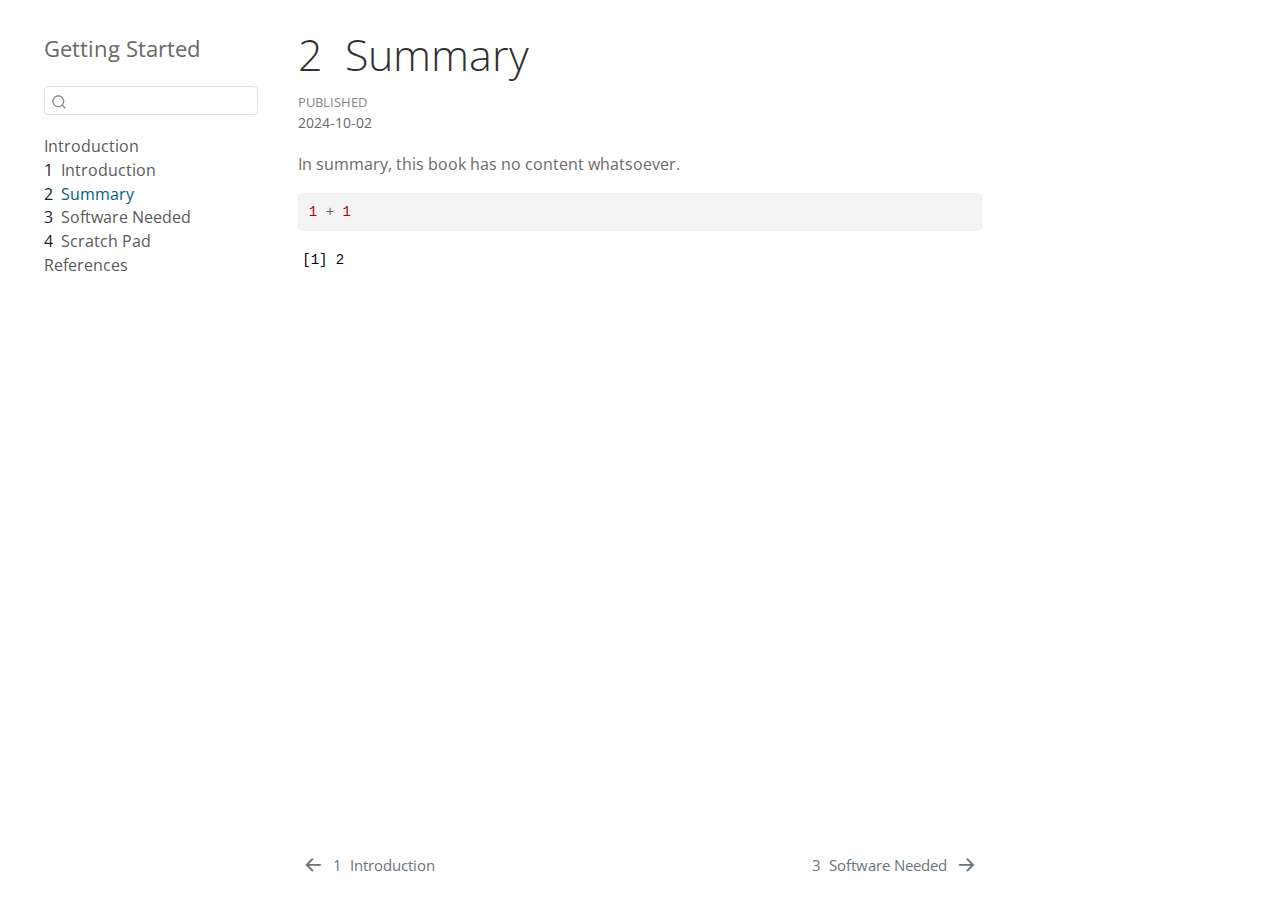
<file: summary.html>
<!DOCTYPE html>
<html xmlns="http://www.w3.org/1999/xhtml" lang="en" xml:lang="en"><head>

<meta charset="utf-8">
<meta name="generator" content="quarto-1.4.549">

<meta name="viewport" content="width=device-width, initial-scale=1.0, user-scalable=yes">

<meta name="dcterms.date" content="2024-10-02">

<title>Getting Started - 2&nbsp; Summary</title>
<style>
code{white-space: pre-wrap;}
span.smallcaps{font-variant: small-caps;}
div.columns{display: flex; gap: min(4vw, 1.5em);}
div.column{flex: auto; overflow-x: auto;}
div.hanging-indent{margin-left: 1.5em; text-indent: -1.5em;}
ul.task-list{list-style: none;}
ul.task-list li input[type="checkbox"] {
  width: 0.8em;
  margin: 0 0.8em 0.2em -1em; /* quarto-specific, see https://github.com/quarto-dev/quarto-cli/issues/4556 */ 
  vertical-align: middle;
}
/* CSS for syntax highlighting */
pre > code.sourceCode { white-space: pre; position: relative; }
pre > code.sourceCode > span { line-height: 1.25; }
pre > code.sourceCode > span:empty { height: 1.2em; }
.sourceCode { overflow: visible; }
code.sourceCode > span { color: inherit; text-decoration: inherit; }
div.sourceCode { margin: 1em 0; }
pre.sourceCode { margin: 0; }
@media screen {
div.sourceCode { overflow: auto; }
}
@media print {
pre > code.sourceCode { white-space: pre-wrap; }
pre > code.sourceCode > span { text-indent: -5em; padding-left: 5em; }
}
pre.numberSource code
  { counter-reset: source-line 0; }
pre.numberSource code > span
  { position: relative; left: -4em; counter-increment: source-line; }
pre.numberSource code > span > a:first-child::before
  { content: counter(source-line);
    position: relative; left: -1em; text-align: right; vertical-align: baseline;
    border: none; display: inline-block;
    -webkit-touch-callout: none; -webkit-user-select: none;
    -khtml-user-select: none; -moz-user-select: none;
    -ms-user-select: none; user-select: none;
    padding: 0 4px; width: 4em;
  }
pre.numberSource { margin-left: 3em;  padding-left: 4px; }
div.sourceCode
  {   }
@media screen {
pre > code.sourceCode > span > a:first-child::before { text-decoration: underline; }
}
</style>


<script src="site_libs/quarto-nav/quarto-nav.js"></script>
<script src="site_libs/quarto-nav/headroom.min.js"></script>
<script src="site_libs/clipboard/clipboard.min.js"></script>
<script src="site_libs/quarto-search/autocomplete.umd.js"></script>
<script src="site_libs/quarto-search/fuse.min.js"></script>
<script src="site_libs/quarto-search/quarto-search.js"></script>
<meta name="quarto:offset" content="./">
<link href="./software-needed.html" rel="next">
<link href="./intro.html" rel="prev">
<script src="site_libs/quarto-html/quarto.js"></script>
<script src="site_libs/quarto-html/popper.min.js"></script>
<script src="site_libs/quarto-html/tippy.umd.min.js"></script>
<script src="site_libs/quarto-html/anchor.min.js"></script>
<link href="site_libs/quarto-html/tippy.css" rel="stylesheet">
<link href="site_libs/quarto-html/quarto-syntax-highlighting.css" rel="stylesheet" id="quarto-text-highlighting-styles">
<script src="site_libs/bootstrap/bootstrap.min.js"></script>
<link href="site_libs/bootstrap/bootstrap-icons.css" rel="stylesheet">
<link href="site_libs/bootstrap/bootstrap.min.css" rel="stylesheet" id="quarto-bootstrap" data-mode="light">
<script id="quarto-search-options" type="application/json">{
  "location": "sidebar",
  "copy-button": false,
  "collapse-after": 3,
  "panel-placement": "start",
  "type": "textbox",
  "limit": 50,
  "keyboard-shortcut": [
    "f",
    "/",
    "s"
  ],
  "show-item-context": false,
  "language": {
    "search-no-results-text": "No results",
    "search-matching-documents-text": "matching documents",
    "search-copy-link-title": "Copy link to search",
    "search-hide-matches-text": "Hide additional matches",
    "search-more-match-text": "more match in this document",
    "search-more-matches-text": "more matches in this document",
    "search-clear-button-title": "Clear",
    "search-text-placeholder": "",
    "search-detached-cancel-button-title": "Cancel",
    "search-submit-button-title": "Submit",
    "search-label": "Search"
  }
}</script>


<link rel="stylesheet" href="styles.css">
</head>

<body class="nav-sidebar floating">

<div id="quarto-search-results"></div>
  <header id="quarto-header" class="headroom fixed-top">
  <nav class="quarto-secondary-nav">
    <div class="container-fluid d-flex">
      <button type="button" class="quarto-btn-toggle btn" data-bs-toggle="collapse" data-bs-target=".quarto-sidebar-collapse-item" aria-controls="quarto-sidebar" aria-expanded="false" aria-label="Toggle sidebar navigation" onclick="if (window.quartoToggleHeadroom) { window.quartoToggleHeadroom(); }">
        <i class="bi bi-layout-text-sidebar-reverse"></i>
      </button>
        <nav class="quarto-page-breadcrumbs" aria-label="breadcrumb"><ol class="breadcrumb"><li class="breadcrumb-item"><a href="./summary.html"><span class="chapter-number">2</span>&nbsp; <span class="chapter-title">Summary</span></a></li></ol></nav>
        <a class="flex-grow-1" role="button" data-bs-toggle="collapse" data-bs-target=".quarto-sidebar-collapse-item" aria-controls="quarto-sidebar" aria-expanded="false" aria-label="Toggle sidebar navigation" onclick="if (window.quartoToggleHeadroom) { window.quartoToggleHeadroom(); }">      
        </a>
      <button type="button" class="btn quarto-search-button" aria-label="" onclick="window.quartoOpenSearch();">
        <i class="bi bi-search"></i>
      </button>
    </div>
  </nav>
</header>
<!-- content -->
<div id="quarto-content" class="quarto-container page-columns page-rows-contents page-layout-article">
<!-- sidebar -->
  <nav id="quarto-sidebar" class="sidebar collapse collapse-horizontal quarto-sidebar-collapse-item sidebar-navigation floating overflow-auto">
    <div class="pt-lg-2 mt-2 text-left sidebar-header">
    <div class="sidebar-title mb-0 py-0">
      <a href="./">Getting Started</a> 
    </div>
      </div>
        <div class="mt-2 flex-shrink-0 align-items-center">
        <div class="sidebar-search">
        <div id="quarto-search" class="" title="Search"></div>
        </div>
        </div>
    <div class="sidebar-menu-container"> 
    <ul class="list-unstyled mt-1">
        <li class="sidebar-item">
  <div class="sidebar-item-container"> 
  <a href="./index.html" class="sidebar-item-text sidebar-link">
 <span class="menu-text">Introduction</span></a>
  </div>
</li>
        <li class="sidebar-item">
  <div class="sidebar-item-container"> 
  <a href="./intro.html" class="sidebar-item-text sidebar-link">
 <span class="menu-text"><span class="chapter-number">1</span>&nbsp; <span class="chapter-title">Introduction</span></span></a>
  </div>
</li>
        <li class="sidebar-item">
  <div class="sidebar-item-container"> 
  <a href="./summary.html" class="sidebar-item-text sidebar-link active">
 <span class="menu-text"><span class="chapter-number">2</span>&nbsp; <span class="chapter-title">Summary</span></span></a>
  </div>
</li>
        <li class="sidebar-item">
  <div class="sidebar-item-container"> 
  <a href="./software-needed.html" class="sidebar-item-text sidebar-link">
 <span class="menu-text"><span class="chapter-number">3</span>&nbsp; <span class="chapter-title">Software Needed</span></span></a>
  </div>
</li>
        <li class="sidebar-item">
  <div class="sidebar-item-container"> 
  <a href="./scratch-pad.html" class="sidebar-item-text sidebar-link">
 <span class="menu-text"><span class="chapter-number">4</span>&nbsp; <span class="chapter-title">Scratch Pad</span></span></a>
  </div>
</li>
        <li class="sidebar-item">
  <div class="sidebar-item-container"> 
  <a href="./references.html" class="sidebar-item-text sidebar-link">
 <span class="menu-text">References</span></a>
  </div>
</li>
    </ul>
    </div>
</nav>
<div id="quarto-sidebar-glass" class="quarto-sidebar-collapse-item" data-bs-toggle="collapse" data-bs-target=".quarto-sidebar-collapse-item"></div>
<!-- margin-sidebar -->
    <div id="quarto-margin-sidebar" class="sidebar margin-sidebar">
        
    </div>
<!-- main -->
<main class="content" id="quarto-document-content">

<header id="title-block-header" class="quarto-title-block default">
<div class="quarto-title">
<h1 class="title"><span class="chapter-number">2</span>&nbsp; <span class="chapter-title">Summary</span></h1>
</div>



<div class="quarto-title-meta">

    
    <div>
    <div class="quarto-title-meta-heading">Published</div>
    <div class="quarto-title-meta-contents">
      <p class="date">2024-10-02</p>
    </div>
  </div>
  
    
  </div>
  


</header>


<p>In summary, this book has no content whatsoever.</p>
<div class="cell">
<div class="sourceCode cell-code" id="cb1"><pre class="sourceCode r code-with-copy"><code class="sourceCode r"><span id="cb1-1"><a href="#cb1-1" aria-hidden="true" tabindex="-1"></a><span class="dv">1</span> <span class="sc">+</span> <span class="dv">1</span></span></code><button title="Copy to Clipboard" class="code-copy-button"><i class="bi"></i></button></pre></div>
<div class="cell-output cell-output-stdout">
<pre><code>[1] 2</code></pre>
</div>
</div>



</main> <!-- /main -->
<script id="quarto-html-after-body" type="application/javascript">
window.document.addEventListener("DOMContentLoaded", function (event) {
  const toggleBodyColorMode = (bsSheetEl) => {
    const mode = bsSheetEl.getAttribute("data-mode");
    const bodyEl = window.document.querySelector("body");
    if (mode === "dark") {
      bodyEl.classList.add("quarto-dark");
      bodyEl.classList.remove("quarto-light");
    } else {
      bodyEl.classList.add("quarto-light");
      bodyEl.classList.remove("quarto-dark");
    }
  }
  const toggleBodyColorPrimary = () => {
    const bsSheetEl = window.document.querySelector("link#quarto-bootstrap");
    if (bsSheetEl) {
      toggleBodyColorMode(bsSheetEl);
    }
  }
  toggleBodyColorPrimary();  
  const icon = "";
  const anchorJS = new window.AnchorJS();
  anchorJS.options = {
    placement: 'right',
    icon: icon
  };
  anchorJS.add('.anchored');
  const isCodeAnnotation = (el) => {
    for (const clz of el.classList) {
      if (clz.startsWith('code-annotation-')) {                     
        return true;
      }
    }
    return false;
  }
  const clipboard = new window.ClipboardJS('.code-copy-button', {
    text: function(trigger) {
      const codeEl = trigger.previousElementSibling.cloneNode(true);
      for (const childEl of codeEl.children) {
        if (isCodeAnnotation(childEl)) {
          childEl.remove();
        }
      }
      return codeEl.innerText;
    }
  });
  clipboard.on('success', function(e) {
    // button target
    const button = e.trigger;
    // don't keep focus
    button.blur();
    // flash "checked"
    button.classList.add('code-copy-button-checked');
    var currentTitle = button.getAttribute("title");
    button.setAttribute("title", "Copied!");
    let tooltip;
    if (window.bootstrap) {
      button.setAttribute("data-bs-toggle", "tooltip");
      button.setAttribute("data-bs-placement", "left");
      button.setAttribute("data-bs-title", "Copied!");
      tooltip = new bootstrap.Tooltip(button, 
        { trigger: "manual", 
          customClass: "code-copy-button-tooltip",
          offset: [0, -8]});
      tooltip.show();    
    }
    setTimeout(function() {
      if (tooltip) {
        tooltip.hide();
        button.removeAttribute("data-bs-title");
        button.removeAttribute("data-bs-toggle");
        button.removeAttribute("data-bs-placement");
      }
      button.setAttribute("title", currentTitle);
      button.classList.remove('code-copy-button-checked');
    }, 1000);
    // clear code selection
    e.clearSelection();
  });
  function tippyHover(el, contentFn, onTriggerFn, onUntriggerFn) {
    const config = {
      allowHTML: true,
      maxWidth: 500,
      delay: 100,
      arrow: false,
      appendTo: function(el) {
          return el.parentElement;
      },
      interactive: true,
      interactiveBorder: 10,
      theme: 'quarto',
      placement: 'bottom-start',
    };
    if (contentFn) {
      config.content = contentFn;
    }
    if (onTriggerFn) {
      config.onTrigger = onTriggerFn;
    }
    if (onUntriggerFn) {
      config.onUntrigger = onUntriggerFn;
    }
    window.tippy(el, config); 
  }
  const noterefs = window.document.querySelectorAll('a[role="doc-noteref"]');
  for (var i=0; i<noterefs.length; i++) {
    const ref = noterefs[i];
    tippyHover(ref, function() {
      // use id or data attribute instead here
      let href = ref.getAttribute('data-footnote-href') || ref.getAttribute('href');
      try { href = new URL(href).hash; } catch {}
      const id = href.replace(/^#\/?/, "");
      const note = window.document.getElementById(id);
      return note.innerHTML;
    });
  }
  const xrefs = window.document.querySelectorAll('a.quarto-xref');
  const processXRef = (id, note) => {
    // Strip column container classes
    const stripColumnClz = (el) => {
      el.classList.remove("page-full", "page-columns");
      if (el.children) {
        for (const child of el.children) {
          stripColumnClz(child);
        }
      }
    }
    stripColumnClz(note)
    if (id === null || id.startsWith('sec-')) {
      // Special case sections, only their first couple elements
      const container = document.createElement("div");
      if (note.children && note.children.length > 2) {
        container.appendChild(note.children[0].cloneNode(true));
        for (let i = 1; i < note.children.length; i++) {
          const child = note.children[i];
          if (child.tagName === "P" && child.innerText === "") {
            continue;
          } else {
            container.appendChild(child.cloneNode(true));
            break;
          }
        }
        if (window.Quarto?.typesetMath) {
          window.Quarto.typesetMath(container);
        }
        return container.innerHTML
      } else {
        if (window.Quarto?.typesetMath) {
          window.Quarto.typesetMath(note);
        }
        return note.innerHTML;
      }
    } else {
      // Remove any anchor links if they are present
      const anchorLink = note.querySelector('a.anchorjs-link');
      if (anchorLink) {
        anchorLink.remove();
      }
      if (window.Quarto?.typesetMath) {
        window.Quarto.typesetMath(note);
      }
      // TODO in 1.5, we should make sure this works without a callout special case
      if (note.classList.contains("callout")) {
        return note.outerHTML;
      } else {
        return note.innerHTML;
      }
    }
  }
  for (var i=0; i<xrefs.length; i++) {
    const xref = xrefs[i];
    tippyHover(xref, undefined, function(instance) {
      instance.disable();
      let url = xref.getAttribute('href');
      let hash = undefined; 
      if (url.startsWith('#')) {
        hash = url;
      } else {
        try { hash = new URL(url).hash; } catch {}
      }
      if (hash) {
        const id = hash.replace(/^#\/?/, "");
        const note = window.document.getElementById(id);
        if (note !== null) {
          try {
            const html = processXRef(id, note.cloneNode(true));
            instance.setContent(html);
          } finally {
            instance.enable();
            instance.show();
          }
        } else {
          // See if we can fetch this
          fetch(url.split('#')[0])
          .then(res => res.text())
          .then(html => {
            const parser = new DOMParser();
            const htmlDoc = parser.parseFromString(html, "text/html");
            const note = htmlDoc.getElementById(id);
            if (note !== null) {
              const html = processXRef(id, note);
              instance.setContent(html);
            } 
          }).finally(() => {
            instance.enable();
            instance.show();
          });
        }
      } else {
        // See if we can fetch a full url (with no hash to target)
        // This is a special case and we should probably do some content thinning / targeting
        fetch(url)
        .then(res => res.text())
        .then(html => {
          const parser = new DOMParser();
          const htmlDoc = parser.parseFromString(html, "text/html");
          const note = htmlDoc.querySelector('main.content');
          if (note !== null) {
            // This should only happen for chapter cross references
            // (since there is no id in the URL)
            // remove the first header
            if (note.children.length > 0 && note.children[0].tagName === "HEADER") {
              note.children[0].remove();
            }
            const html = processXRef(null, note);
            instance.setContent(html);
          } 
        }).finally(() => {
          instance.enable();
          instance.show();
        });
      }
    }, function(instance) {
    });
  }
      let selectedAnnoteEl;
      const selectorForAnnotation = ( cell, annotation) => {
        let cellAttr = 'data-code-cell="' + cell + '"';
        let lineAttr = 'data-code-annotation="' +  annotation + '"';
        const selector = 'span[' + cellAttr + '][' + lineAttr + ']';
        return selector;
      }
      const selectCodeLines = (annoteEl) => {
        const doc = window.document;
        const targetCell = annoteEl.getAttribute("data-target-cell");
        const targetAnnotation = annoteEl.getAttribute("data-target-annotation");
        const annoteSpan = window.document.querySelector(selectorForAnnotation(targetCell, targetAnnotation));
        const lines = annoteSpan.getAttribute("data-code-lines").split(",");
        const lineIds = lines.map((line) => {
          return targetCell + "-" + line;
        })
        let top = null;
        let height = null;
        let parent = null;
        if (lineIds.length > 0) {
            //compute the position of the single el (top and bottom and make a div)
            const el = window.document.getElementById(lineIds[0]);
            top = el.offsetTop;
            height = el.offsetHeight;
            parent = el.parentElement.parentElement;
          if (lineIds.length > 1) {
            const lastEl = window.document.getElementById(lineIds[lineIds.length - 1]);
            const bottom = lastEl.offsetTop + lastEl.offsetHeight;
            height = bottom - top;
          }
          if (top !== null && height !== null && parent !== null) {
            // cook up a div (if necessary) and position it 
            let div = window.document.getElementById("code-annotation-line-highlight");
            if (div === null) {
              div = window.document.createElement("div");
              div.setAttribute("id", "code-annotation-line-highlight");
              div.style.position = 'absolute';
              parent.appendChild(div);
            }
            div.style.top = top - 2 + "px";
            div.style.height = height + 4 + "px";
            div.style.left = 0;
            let gutterDiv = window.document.getElementById("code-annotation-line-highlight-gutter");
            if (gutterDiv === null) {
              gutterDiv = window.document.createElement("div");
              gutterDiv.setAttribute("id", "code-annotation-line-highlight-gutter");
              gutterDiv.style.position = 'absolute';
              const codeCell = window.document.getElementById(targetCell);
              const gutter = codeCell.querySelector('.code-annotation-gutter');
              gutter.appendChild(gutterDiv);
            }
            gutterDiv.style.top = top - 2 + "px";
            gutterDiv.style.height = height + 4 + "px";
          }
          selectedAnnoteEl = annoteEl;
        }
      };
      const unselectCodeLines = () => {
        const elementsIds = ["code-annotation-line-highlight", "code-annotation-line-highlight-gutter"];
        elementsIds.forEach((elId) => {
          const div = window.document.getElementById(elId);
          if (div) {
            div.remove();
          }
        });
        selectedAnnoteEl = undefined;
      };
        // Handle positioning of the toggle
    window.addEventListener(
      "resize",
      throttle(() => {
        elRect = undefined;
        if (selectedAnnoteEl) {
          selectCodeLines(selectedAnnoteEl);
        }
      }, 10)
    );
    function throttle(fn, ms) {
    let throttle = false;
    let timer;
      return (...args) => {
        if(!throttle) { // first call gets through
            fn.apply(this, args);
            throttle = true;
        } else { // all the others get throttled
            if(timer) clearTimeout(timer); // cancel #2
            timer = setTimeout(() => {
              fn.apply(this, args);
              timer = throttle = false;
            }, ms);
        }
      };
    }
      // Attach click handler to the DT
      const annoteDls = window.document.querySelectorAll('dt[data-target-cell]');
      for (const annoteDlNode of annoteDls) {
        annoteDlNode.addEventListener('click', (event) => {
          const clickedEl = event.target;
          if (clickedEl !== selectedAnnoteEl) {
            unselectCodeLines();
            const activeEl = window.document.querySelector('dt[data-target-cell].code-annotation-active');
            if (activeEl) {
              activeEl.classList.remove('code-annotation-active');
            }
            selectCodeLines(clickedEl);
            clickedEl.classList.add('code-annotation-active');
          } else {
            // Unselect the line
            unselectCodeLines();
            clickedEl.classList.remove('code-annotation-active');
          }
        });
      }
  const findCites = (el) => {
    const parentEl = el.parentElement;
    if (parentEl) {
      const cites = parentEl.dataset.cites;
      if (cites) {
        return {
          el,
          cites: cites.split(' ')
        };
      } else {
        return findCites(el.parentElement)
      }
    } else {
      return undefined;
    }
  };
  var bibliorefs = window.document.querySelectorAll('a[role="doc-biblioref"]');
  for (var i=0; i<bibliorefs.length; i++) {
    const ref = bibliorefs[i];
    const citeInfo = findCites(ref);
    if (citeInfo) {
      tippyHover(citeInfo.el, function() {
        var popup = window.document.createElement('div');
        citeInfo.cites.forEach(function(cite) {
          var citeDiv = window.document.createElement('div');
          citeDiv.classList.add('hanging-indent');
          citeDiv.classList.add('csl-entry');
          var biblioDiv = window.document.getElementById('ref-' + cite);
          if (biblioDiv) {
            citeDiv.innerHTML = biblioDiv.innerHTML;
          }
          popup.appendChild(citeDiv);
        });
        return popup.innerHTML;
      });
    }
  }
});
</script>
<nav class="page-navigation">
  <div class="nav-page nav-page-previous">
      <a href="./intro.html" class="pagination-link  aria-label=" &lt;span="">
        <i class="bi bi-arrow-left-short"></i> <span class="nav-page-text"><span class="chapter-number">1</span>&nbsp; <span class="chapter-title">Introduction</span></span>
      </a>          
  </div>
  <div class="nav-page nav-page-next">
      <a href="./software-needed.html" class="pagination-link" aria-label="<span class='chapter-number'>3</span>&nbsp; <span class='chapter-title'>Software Needed</span>">
        <span class="nav-page-text"><span class="chapter-number">3</span>&nbsp; <span class="chapter-title">Software Needed</span></span> <i class="bi bi-arrow-right-short"></i>
      </a>
  </div>
</nav>
</div> <!-- /content -->




</body></html>
</file>
<file: site_libs/quarto-html/tippy.css>
.tippy-box[data-animation=fade][data-state=hidden]{opacity:0}[data-tippy-root]{max-width:calc(100vw - 10px)}.tippy-box{position:relative;background-color:#333;color:#fff;border-radius:4px;font-size:14px;line-height:1.4;white-space:normal;outline:0;transition-property:transform,visibility,opacity}.tippy-box[data-placement^=top]>.tippy-arrow{bottom:0}.tippy-box[data-placement^=top]>.tippy-arrow:before{bottom:-7px;left:0;border-width:8px 8px 0;border-top-color:initial;transform-origin:center top}.tippy-box[data-placement^=bottom]>.tippy-arrow{top:0}.tippy-box[data-placement^=bottom]>.tippy-arrow:before{top:-7px;left:0;border-width:0 8px 8px;border-bottom-color:initial;transform-origin:center bottom}.tippy-box[data-placement^=left]>.tippy-arrow{right:0}.tippy-box[data-placement^=left]>.tippy-arrow:before{border-width:8px 0 8px 8px;border-left-color:initial;right:-7px;transform-origin:center left}.tippy-box[data-placement^=right]>.tippy-arrow{left:0}.tippy-box[data-placement^=right]>.tippy-arrow:before{left:-7px;border-width:8px 8px 8px 0;border-right-color:initial;transform-origin:center right}.tippy-box[data-inertia][data-state=visible]{transition-timing-function:cubic-bezier(.54,1.5,.38,1.11)}.tippy-arrow{width:16px;height:16px;color:#333}.tippy-arrow:before{content:"";position:absolute;border-color:transparent;border-style:solid}.tippy-content{position:relative;padding:5px 9px;z-index:1}
</file>
<file: site_libs/quarto-html/quarto-syntax-highlighting.css>
/* quarto syntax highlight colors */
:root {
  --quarto-hl-ot-color: #003B4F;
  --quarto-hl-at-color: #657422;
  --quarto-hl-ss-color: #20794D;
  --quarto-hl-an-color: #5E5E5E;
  --quarto-hl-fu-color: #4758AB;
  --quarto-hl-st-color: #20794D;
  --quarto-hl-cf-color: #003B4F;
  --quarto-hl-op-color: #5E5E5E;
  --quarto-hl-er-color: #AD0000;
  --quarto-hl-bn-color: #AD0000;
  --quarto-hl-al-color: #AD0000;
  --quarto-hl-va-color: #111111;
  --quarto-hl-bu-color: inherit;
  --quarto-hl-ex-color: inherit;
  --quarto-hl-pp-color: #AD0000;
  --quarto-hl-in-color: #5E5E5E;
  --quarto-hl-vs-color: #20794D;
  --quarto-hl-wa-color: #5E5E5E;
  --quarto-hl-do-color: #5E5E5E;
  --quarto-hl-im-color: #00769E;
  --quarto-hl-ch-color: #20794D;
  --quarto-hl-dt-color: #AD0000;
  --quarto-hl-fl-color: #AD0000;
  --quarto-hl-co-color: #5E5E5E;
  --quarto-hl-cv-color: #5E5E5E;
  --quarto-hl-cn-color: #8f5902;
  --quarto-hl-sc-color: #5E5E5E;
  --quarto-hl-dv-color: #AD0000;
  --quarto-hl-kw-color: #003B4F;
}

/* other quarto variables */
:root {
  --quarto-font-monospace: SFMono-Regular, Menlo, Monaco, Consolas, "Liberation Mono", "Courier New", monospace;
}

pre > code.sourceCode > span {
  color: #003B4F;
}

code span {
  color: #003B4F;
}

code.sourceCode > span {
  color: #003B4F;
}

div.sourceCode,
div.sourceCode pre.sourceCode {
  color: #003B4F;
}

code span.ot {
  color: #003B4F;
  font-style: inherit;
}

code span.at {
  color: #657422;
  font-style: inherit;
}

code span.ss {
  color: #20794D;
  font-style: inherit;
}

code span.an {
  color: #5E5E5E;
  font-style: inherit;
}

code span.fu {
  color: #4758AB;
  font-style: inherit;
}

code span.st {
  color: #20794D;
  font-style: inherit;
}

code span.cf {
  color: #003B4F;
  font-style: inherit;
}

code span.op {
  color: #5E5E5E;
  font-style: inherit;
}

code span.er {
  color: #AD0000;
  font-style: inherit;
}

code span.bn {
  color: #AD0000;
  font-style: inherit;
}

code span.al {
  color: #AD0000;
  font-style: inherit;
}

code span.va {
  color: #111111;
  font-style: inherit;
}

code span.bu {
  font-style: inherit;
}

code span.ex {
  font-style: inherit;
}

code span.pp {
  color: #AD0000;
  font-style: inherit;
}

code span.in {
  color: #5E5E5E;
  font-style: inherit;
}

code span.vs {
  color: #20794D;
  font-style: inherit;
}

code span.wa {
  color: #5E5E5E;
  font-style: italic;
}

code span.do {
  color: #5E5E5E;
  font-style: italic;
}

code span.im {
  color: #00769E;
  font-style: inherit;
}

code span.ch {
  color: #20794D;
  font-style: inherit;
}

code span.dt {
  color: #AD0000;
  font-style: inherit;
}

code span.fl {
  color: #AD0000;
  font-style: inherit;
}

code span.co {
  color: #5E5E5E;
  font-style: inherit;
}

code span.cv {
  color: #5E5E5E;
  font-style: italic;
}

code span.cn {
  color: #8f5902;
  font-style: inherit;
}

code span.sc {
  color: #5E5E5E;
  font-style: inherit;
}

code span.dv {
  color: #AD0000;
  font-style: inherit;
}

code span.kw {
  color: #003B4F;
  font-style: inherit;
}

.prevent-inlining {
  content: "</";
}

/*# sourceMappingURL=debc5d5d77c3f9108843748ff7464032.css.map */
</file>
<file: styles.css>
/* css styles */

/* Whole document font: */
body{
    font-family: 'Open Sans', sans-serif;                                   
    font-size: 12pt;
    color: #696969;
  }

  /* custom link underline */
/* a {
    text-decoration: none;
    color: #0A82B4;
    padding-bottom: 0.1em; 
    border-bottom: 1px solid #0A82B4;
} */

/* to wrap long output text after render, this overrides chunk options for output */
/* .cell-output-stdout code {
  word-break: break-wor;
  white-space: pre-wrap;
} */

/* to scroll long output text after render */
/* pre {
  overflow-x: auto;
}
pre code {
  word-wrap: normal;
  white-space: pre;
} */


/* .scroll {
  white-space: pre !important;
  overflow-x: scroll !important;
  word-break: keep-all !important;
  word-wrap: initial !important;
} */

/* .wrap {
  word-break: break-wor !important;
  white-space: pre-wrap !important;
} */

/* .wrap {
  white-space : pre-wrap;
} */

/* soft-wrap code, this overrides chunk options for output */
/* code {
  white-space : pre-wrap;
} */

/* pre, pre:hover {
  white-space: pre-wrap !important;
  word-break: break-all !important;
}
pre code {
  display: block !important;
  overflow-x: auto !important;
} */


.test {
  background: pink !important;
}

/* bootswatch headers */

h6, .h6, h5, .h5, h4, .h4, h3, .h3, h2, .h2, h1, .h1 {
  margin-top: 0;
  margin-bottom: 0.5rem;
  font-weight: 300;
  line-height: 1.2;
  color: #303030;
}

h1, .h1 {
  font-size: calc(1.375rem + 1.5vw);
}
@media (min-width: 1200px) {
  h1, .h1 {
    font-size: 2.5rem;
  }
}

h2, .h2 {
  font-size: calc(1.325rem + 0.9vw);
}
@media (min-width: 1200px) {
  h2, .h2 {
    font-size: 2rem;
  }
}

h3, .h3 {
  font-size: calc(1.3rem + 0.6vw);
}
@media (min-width: 1200px) {
  h3, .h3 {
    font-size: 1.75rem;
  }
}

h4, .h4 {
  font-size: calc(1.275rem + 0.3vw);
}
@media (min-width: 1200px) {
  h4, .h4 {
    font-size: 1.5rem;
  }
}

h5, .h5 {
  font-size: 1.25rem;
}

h6, .h6 {
  font-size: 1rem;
}

/* don't highlight verbatim code blocks */
code span.in {
  color: #282828;
  background-color: inherit;
  }

/* Style the details element so it stands out */

details {
  display: flex;
  overflow-x: scroll;
}

summary {
  padding: 10px;
  background-color: #e4eaef;
  border-radius: 5px;
}

/* Fix spacing in lists with sub-lists */

ol li {
  padding-top: 0.2em !important; 
  padding-bottom: 0 !important; 
}

ol p {
  margin-bottom: 1em !important;
}
</file>
